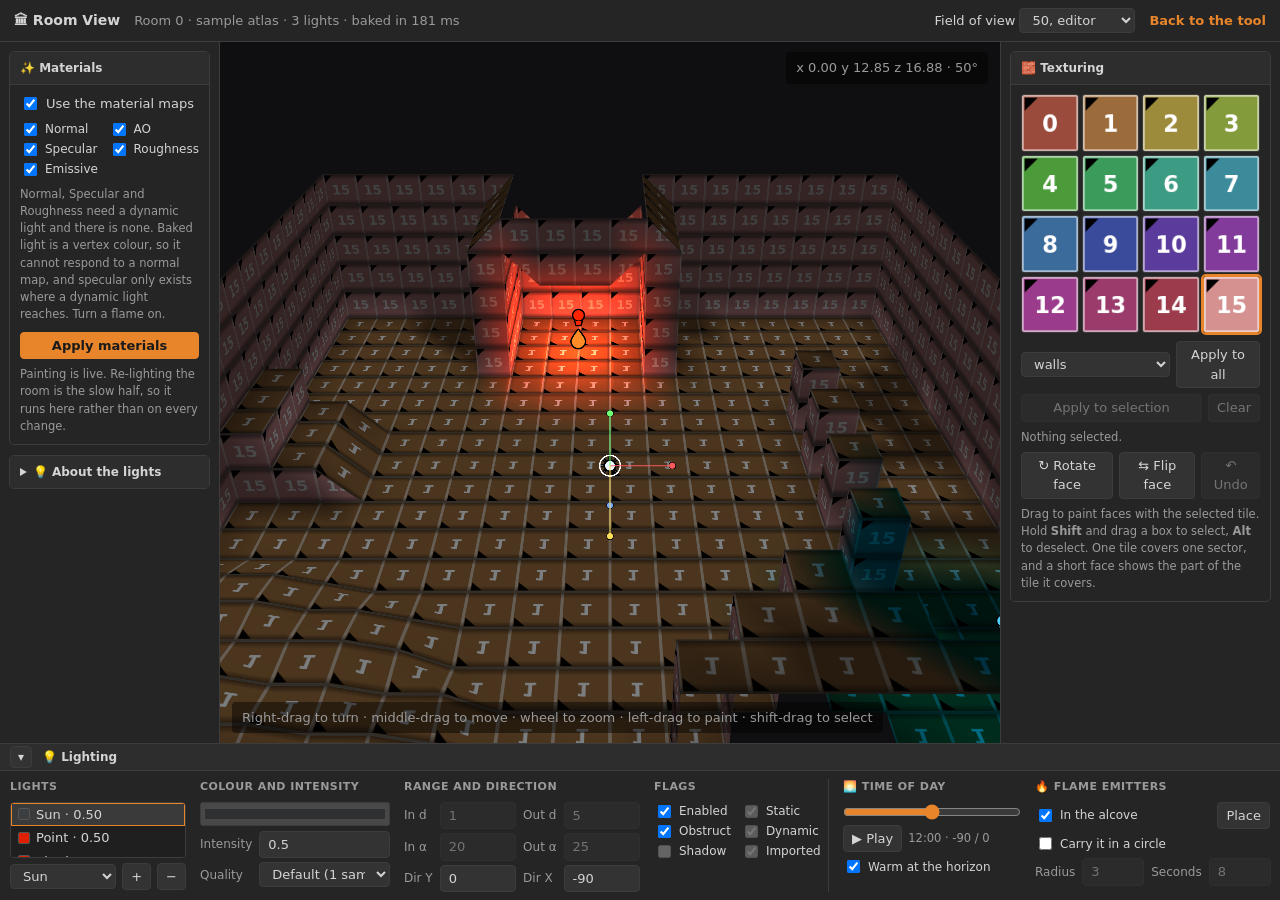
<file: RoomView.html>
<!DOCTYPE html>
<html lang="en">
<head>
<meta charset="UTF-8">
<meta name="viewport" content="width=device-width, initial-scale=1.0">
<title>TRLE Atlas Tool, Room View</title>
 <script src="js/motion.js"></script>
<link rel="icon" href="favicon.svg">
<style>
    :root { --bg-primary:#1e1e1e; --bg-panel:#252526; --border:#3c3c3c; --accent:#e8852a;
            --text:#d4d4d4; --text-dim:#9a9a9a; --rail-l:220px; --rail-r:280px; }
    * { box-sizing: border-box; }
    html, body { height: 100%; margin: 0; }
    body { background: var(--bg-primary); color: var(--text);
           font: 13px/1.5 system-ui, -apple-system, "Segoe UI", sans-serif;
           display: flex; flex-direction: column; overflow: hidden; }
    header { display: flex; align-items: center; gap: 14px; padding: 8px 14px;
             background: var(--bg-panel); border-bottom: 1px solid var(--border); flex: none; }
    header h1 { font-size: 14px; margin: 0; font-weight: 600; }
    header a { color: var(--accent); text-decoration: none; font-weight: 600; }
    header a:hover { text-decoration: underline; }
    .spacer { flex: 1; }

    /* Tomb Editor's arrangement: build on the left, textures on the right, the
       Lighting panel as a strip along the bottom with the flame emitters beside
       it. 2.8 shipped this as one tall side rail and that was wrong twice over.
       It moved the one panel the audience already knows, and it did not fit:
       the rail's content measured 1460px inside a 1037px rail at 1920x1080, so
       Materials sat below the fold at the resolution we design for.

       Grid areas rather than nested flex rows, because the whole point is that
       the arrangement changes at a breakpoint, and areas can move a panel
       between rows while flex cannot. */
    .body { flex: 1; min-height: 0; display: grid;
            grid-template-columns: var(--rail-l) minmax(0, 1fr) var(--rail-r);
            grid-template-rows: minmax(0, 1fr) auto;
            grid-template-areas: "left stage right" "dock dock dock"; }
    .rail { background: var(--bg-panel); overflow-y: auto; padding: 9px; min-width: 0; }
    .rail-left  { grid-area: left;  border-right: 1px solid var(--border); }
    .rail-right { grid-area: right; border-left:  1px solid var(--border); }
    .stage { grid-area: stage; position: relative; min-width: 0; min-height: 0; }
    canvas { display: block; width: 100%; height: 100%; }
    .hint { position: absolute; left: 12px; bottom: 10px; color: var(--text-dim);
            background: rgba(0,0,0,.45); padding: 6px 10px; border-radius: 4px; pointer-events: none; }
    .band { position: absolute; border: 1px solid var(--accent); pointer-events: none;
            background: rgba(232,133,42,.14); display: none; }
    .band.on { display: block; }
    .readout { position: absolute; right: 12px; top: 10px; color: var(--text-dim);
               background: rgba(0,0,0,.45); padding: 6px 10px; border-radius: 4px;
               font-variant-numeric: tabular-nums; pointer-events: none; }

    /* The dock. Collapsing it is the only way to get the height back, and a room
       view wants height more than it wants any of these controls. */
    .dock { grid-area: dock; background: var(--bg-panel); border-top: 1px solid var(--border); }
    .dock-head { display: flex; align-items: center; gap: 10px; padding: 2px 10px;
                 background: #2d2d2e; border-bottom: 1px solid var(--border);
                 font-size: 12px; font-weight: 600; }
    .dock-head .cap { color: var(--text-dim); font-weight: 400; }
    /* Wraps rather than scrolls. A hidden horizontal scroll in a control strip
       is the failure mode where a control exists, is reachable, and is never
       found, so below the width it needs the dock gets taller instead. */
    .dock-body { display: flex; flex-wrap: wrap; gap: 8px 14px; padding: 8px 10px;
                 align-items: flex-start; }
    .dock.closed .dock-body { display: none; }
    .dockcol { display: flex; flex-direction: column; gap: 5px; flex: none; }
    .dc-lights { width: 196px; } .dc-colour { width: 210px; } .dc-range { width: 252px; }
    .dc-flags  { width: 168px; } .dc-day { width: 196px; } .dc-flame  { width: 200px; }
    .dc-flame  { flex: 1; }
    #rv-daytime { width: 100%; margin: 2px 0 0; accent-color: var(--accent); }
    .dockcol > h3 { margin: 0 0 1px; font-size: 11px; font-weight: 600; color: var(--text-dim);
                    text-transform: uppercase; letter-spacing: .04em; }
    .sep { align-self: stretch; width: 1px; background: var(--border); flex: none; }

    section { border: 1px solid var(--border); border-radius: 5px; margin-bottom: 10px; }
    section > h2 { font-size: 12px; margin: 0; padding: 7px 10px; background: #2d2d2e;
                   border-bottom: 1px solid var(--border); border-radius: 4px 4px 0 0; font-weight: 600; }
    .pad { padding: 9px 10px; }
    /* Reference prose, not a control. Folded away by default because the left
       rail is 190px wide at 1366 and four paragraphs in a 190px column is
       648px of height against 568 available. The per-control explanation lives
       on the controls themselves, as a title. */
    details.acc { border: 1px solid var(--border); border-radius: 5px; margin-bottom: 10px; }
    details.acc > summary { font-size: 12px; padding: 7px 10px; background: #2d2d2e;
                            border-radius: 4px; font-weight: 600; cursor: pointer; }
    details.acc[open] > summary { border-bottom: 1px solid var(--border);
                                  border-radius: 4px 4px 0 0; }
    button, select, input[type=number], input[type=text] {
        background: #333; color: var(--text); border: 1px solid var(--border);
        border-radius: 4px; padding: 3px 8px; font: inherit; }
    button { cursor: pointer; }
    button:hover:not(:disabled) { border-color: var(--accent); }
    button:disabled, select:disabled, input:disabled { opacity: .45; cursor: not-allowed; }
    button.primary { background: var(--accent); color: #1a1a1a; border-color: var(--accent); font-weight: 600; }
    .row { display: flex; gap: 6px; align-items: center; }
    .grid2 { display: grid; grid-template-columns: auto 1fr auto 1fr; gap: 4px 7px; align-items: center; }
    .grid2 label { color: var(--text-dim); font-size: 12px; white-space: nowrap; }
    .grid2 input[type=number] { width: 100%; min-width: 62px; }
    .checks { display: grid; grid-template-columns: 1fr 1fr; gap: 1px 10px; }
    .checks label { font-size: 12px; display: flex; gap: 5px; align-items: center; }
    .note { color: var(--text-dim); font-size: 11.5px; margin: 0; }
    .rail .note { margin-top: 7px; }
    #rv-lights { list-style: none; margin: 0; padding: 0; height: 56px; overflow-y: auto;
                 border: 1px solid var(--border); border-radius: 4px; background: #1f1f20; }
    #rv-lights li { padding: 2px 7px; cursor: pointer; display: flex; align-items: center; gap: 6px; }
    #rv-lights li.sel { background: #3a3a3b; outline: 1px solid var(--accent); outline-offset: -1px; }
    .swatch { width: 12px; height: 12px; border-radius: 2px; border: 1px solid #555; flex: none; }
    #rv-palette { display: grid; grid-template-columns: repeat(4, 1fr); gap: 3px; }
    #rv-palette button { padding: 0; aspect-ratio: 1; background-size: 400% 400%;
                         border: 1px solid var(--border); border-radius: 3px; }
    #rv-palette button.sel { outline: 2px solid var(--accent); border-color: var(--accent); }
    .bar { height: 5px; background: #1a1a1a; border-radius: 3px; overflow: hidden; margin-top: 8px; display: none; }
    .bar.on { display: block; }
    .bar > i { display: block; height: 100%; width: 0; background: var(--accent); transition: width .18s ease; }

    /* The dock has to stay on ONE row down to 1366, because wrapping it costs
       more height than the columns save: measured, it went 175px to 314px and
       took the stage from 862 to 411. So the columns narrow first and only wrap
       when there is genuinely no width left. */
    @media (max-width: 1500px) {
        .dc-lights { width: 176px; } .dc-colour { width: 190px; } .dc-range { width: 236px; }
        .dc-flags  { width: 160px; } .dc-day { width: 178px; } .dc-flame  { width: 182px; }
    }
    @media (max-width: 1200px) { :root { --rail-l: 190px; --rail-r: 236px; } }
    /* Below 900 there is not enough width for three columns plus a usable
       viewport, so everything stacks and the page scrolls. The stage keeps a
       floor so it never collapses to nothing. */
    @media (max-width: 900px) {
        body { overflow: auto; }
        .body { grid-template-columns: minmax(0, 1fr);
                grid-template-rows: auto auto auto auto;
                grid-template-areas: "stage" "left" "right" "dock"; }
        .rail { overflow: visible; }
        .rail-left, .rail-right { border: none; border-top: 1px solid var(--border); }
        .stage { min-height: 320px; height: 46vh; }
    }
</style>
</head>
<body>
<header>
    <h1>🏛 Room View</h1>
    <span id="rv-status" style="color:var(--text-dim)">Loading the room…</span>
    <span class="spacer"></span>
    <label>Field of view
        <select id="rv-fov">
            <option value="50" selected>50, editor</option>
            <option value="90">90, in game</option>
        </select>
    </label>
    <a href="index.html">Back to the tool</a>
</header>

<div class="body">

<div class="rail rail-left">
    <section>
        <h2>✨ Materials</h2>
        <div class="pad">
            <label style="display:flex;gap:6px;align-items:center;">
                <input type="checkbox" id="rv-usemaps" checked> Use the material maps
            </label>
            <div class="checks" id="rv-maps" style="margin-top:6px;">
                <label><input type="checkbox" id="rv-map-normal" checked> Normal</label>
                <label><input type="checkbox" id="rv-map-ao" checked> AO</label>
                <label><input type="checkbox" id="rv-map-specular" checked> Specular</label>
                <label><input type="checkbox" id="rv-map-roughness" checked> Roughness</label>
                <label><input type="checkbox" id="rv-map-emissive" checked> Emissive</label>
            </div>
            <p class="note" id="rv-mapadvice"></p>
            <button id="rv-apply" class="primary" style="margin-top:8px;width:100%;">Apply materials</button>
            <div class="bar" id="rv-bar"><i></i></div>
            <p class="note">Painting is live. Re-lighting the room is the slow half, so it runs
            here rather than on every change.</p>
        </div>
    </section>
    <details class="acc">
        <summary>💡 About the lights</summary>
        <div class="pad">
            <p class="note"><strong>Static</strong>, <strong>Dynamic</strong> and
            <strong>Imported</strong> choose which objects a bulb lights, so they do nothing to
            room geometry. They are here to match Tomb Editor. <strong>Shadow</strong> is a point
            light with a negative intensity, so set Intensity below zero.</p>
            <p class="note">Drag a coloured handle to move the selected light. A
            <strong>Sun</strong> lights by direction, so moving one only changes where its
            shadows fall: aim it with the yellow handle instead.</p>
            <p class="note">A <strong>Spot</strong> uses In &#945; and Out &#945; for its cone,
            and shades the surface by the way it points rather than by the direction back to the
            bulb. That is measured against Tomb Editor, not assumed.</p>
            <p class="note"><strong>Time of day</strong> swings the first <strong>Sun</strong>
            along an arc and re-lights as it goes. The angle is measured; <strong>Warm at the
            horizon</strong> is ours, not Tomb Editor's, so untick it to see the sun you actually
            built at the angle the slider picked.</p>
            <p class="note">A flame is the only light that reaches room geometry after the bake,
            so it is the only one that moves without re-lighting. Carrying one around the room is
            the quickest way to see what the material maps are doing.</p>
            <p class="note">A flame lights through walls, and so does the game: TombEngine casts
            no shadows from a room's dynamic lights.</p>
        </div>
    </details>
</div>

<div class="stage">
    <canvas id="rv-canvas"></canvas>
    <div class="band" id="rv-band"></div>
    <div class="hint">Right-drag to turn · middle-drag to move · wheel to zoom · left-drag to paint · shift-drag to select</div>
    <div class="readout" id="rv-readout"></div>
</div>

<div class="rail rail-right">
    <section>
        <h2>🧱 Texturing</h2>
        <div class="pad">
            <div id="rv-palette"></div>
            <div class="row" style="margin-top:8px;">
                <select id="rv-role">
                    <option value="all">everything</option>
                    <option value="wall" selected>walls</option>
                    <option value="floors">floors and slopes</option>
                    <option value="ceilings">ceilings</option>
                </select>
                <button id="rv-paint">Apply to all</button>
            </div>
            <div class="row" style="margin-top:6px;">
                <button id="rv-applysel" disabled style="flex:1;">Apply to selection</button>
                <button id="rv-clearsel" disabled>Clear</button>
            </div>
            <p class="note" id="rv-selnote">Nothing selected.</p>
            <div class="row" style="margin-top:6px;">
                <button id="rv-rot">&#8635; Rotate face</button>
                <button id="rv-flip">&#8646; Flip face</button>
                <button id="rv-undo" disabled>&#8630; Undo</button>
            </div>
            <p class="note">Drag to paint faces with the selected tile. Hold <strong>Shift</strong>
            and drag a box to select, <strong>Alt</strong> to deselect. One tile covers one
            sector, and a short face shows the part of the tile it covers.</p>
        </div>
    </section>
</div>

<div class="dock" id="rv-dock">
    <div class="dock-head">
        <button id="rv-dock-toggle" aria-expanded="true" style="padding:1px 7px;">▾</button>
        <span>💡 Lighting</span>
        <span class="cap" id="rv-dock-cap"></span>
    </div>
    <div class="dock-body">

        <div class="dockcol dc-lights">
            <h3>Lights</h3>
            <ul id="rv-lights"></ul>
            <div class="row">
                <select id="rv-ltype" style="flex:1;min-width:0;">
                    <option value="point">Point</option>
                    <option value="spot">Spot</option>
                    <option value="sun">Sun</option>
                    <option value="shadow">Shadow</option>
                </select>
                <button id="rv-ladd">+</button>
                <button id="rv-ldel">&minus;</button>
            </div>
        </div>

        <div class="dockcol dc-colour">
            <h3>Colour and intensity</h3>
            <input type="color" id="rv-lcolour" style="width:100%;height:24px;padding:1px;">
            <div class="grid2" style="grid-template-columns:auto 1fr;">
                <label>Intensity</label><input type="number" id="rv-lint" step="0.01" min="-2" max="2" value="0.5">
                <label>Quality</label>
                <select id="rv-lquality" style="min-width:0;">
                    <option value="low" selected>Default (1 sample)</option>
                    <option value="medium">Medium (9)</option>
                    <option value="high">High (25)</option>
                </select>
            </div>
        </div>

        <div class="dockcol dc-range">
            <h3>Range and direction</h3>
            <div class="grid2">
                <label>In d</label><input type="number" id="rv-lin" step="0.1" min="0" value="1">
                <label>Out d</label><input type="number" id="rv-lout" step="0.1" min="0" value="5">
                <label>In &#945;</label><input type="number" id="rv-lina" step="1" min="0" max="180" value="20" disabled>
                <label>Out &#945;</label><input type="number" id="rv-louta" step="1" min="0" max="180" value="25" disabled>
                <label>Dir Y</label><input type="number" id="rv-ldiry" step="1" value="0">
                <label>Dir X</label><input type="number" id="rv-ldirx" step="1" min="-90" max="90" value="-90">
            </div>
        </div>

        <div class="dockcol dc-flags">
            <h3>Flags</h3>
            <div class="checks">
                <label><input type="checkbox" id="rv-lenabled" checked> Enabled</label>
                <label><input type="checkbox" id="rv-lstatic" title="Chooses whether this bulb lights STATIC objects. Room geometry is not an object, so it does nothing here." checked disabled> Static</label>
                <label><input type="checkbox" id="rv-lobstruct" checked> Obstruct</label>
                <label><input type="checkbox" id="rv-ldynamic" title="Chooses whether this bulb lights DYNAMIC objects. Room geometry is not an object, so it does nothing here." checked disabled> Dynamic</label>
                <label><input type="checkbox" id="rv-lshadow" title="A shadow bulb is a point light with a negative Intensity. Set Intensity below zero instead." disabled> Shadow</label>
                <label><input type="checkbox" id="rv-limported" title="Chooses whether this bulb lights IMPORTED geometry. Does nothing to the room itself." checked disabled> Imported</label>
            </div>
        </div>

        <div class="sep"></div>

        <div class="dockcol dc-day">
            <h3>&#127749; Time of day</h3>
            <input type="range" id="rv-daytime" min="0" max="240" step="1" value="120"
                   title="Swings the first Sun along an arc: on the horizon at both ends, overhead in the middle. The numbers beside the clock are the Dir X and Dir Y Tomb Editor would show.">
            <div class="row">
                <button id="rv-dayplay" style="flex:none;">&#9654; Play</button>
                <span class="note" id="rv-dayread" style="flex:1;min-width:0;"></span>
            </div>
            <label style="display:flex;gap:5px;align-items:center;font-size:12px;"
                   title="Warms the sun's colour toward the horizon. The ANGLE is measured off Tomb Editor's own exports; the COLOUR is our convenience and corresponds to nothing in the editor. Untick it and the sun keeps the colour you gave it, at exactly the same angle.">
                <input type="checkbox" id="rv-dayramp" checked> Warm at the horizon
            </label>
        </div>

        <div class="dockcol dc-flame">
            <h3>🔥 Flame emitters</h3>
            <div class="row">
                <label style="display:flex;gap:5px;align-items:center;font-size:12px;flex:1;">
                    <input type="checkbox" id="rv-flame" checked> In the alcove
                </label>
                <button id="rv-flameplace">Place</button>
            </div>
            <label style="display:flex;gap:5px;align-items:center;font-size:12px;">
                <input type="checkbox" id="rv-flametravel"> Carry it in a circle
            </label>
            <div class="grid2">
                <label>Radius</label><input type="number" id="rv-flameradius" step="0.25" min="0.25" max="8" value="3" disabled>
                <label>Seconds</label><input type="number" id="rv-flamesecs" step="0.5" min="1" max="60" value="8" disabled>
            </div>
        </div>

    </div>
</div>

</div>

<script src="js/store.js"></script>
<script src="js/roomlight.js"></script>
<script src="js/roomuv.js"></script>
<!-- TombEngine-derived, non-commercial: see ten/LICENSE. Loaded before the
     renderer, which interpolates its GLSL into the room shader. -->
<script src="ten/room-shading.js"></script>
<script src="js/roomview.js"></script>
<script src="js/roomview-page.js"></script>
</body>
</html>
</file>
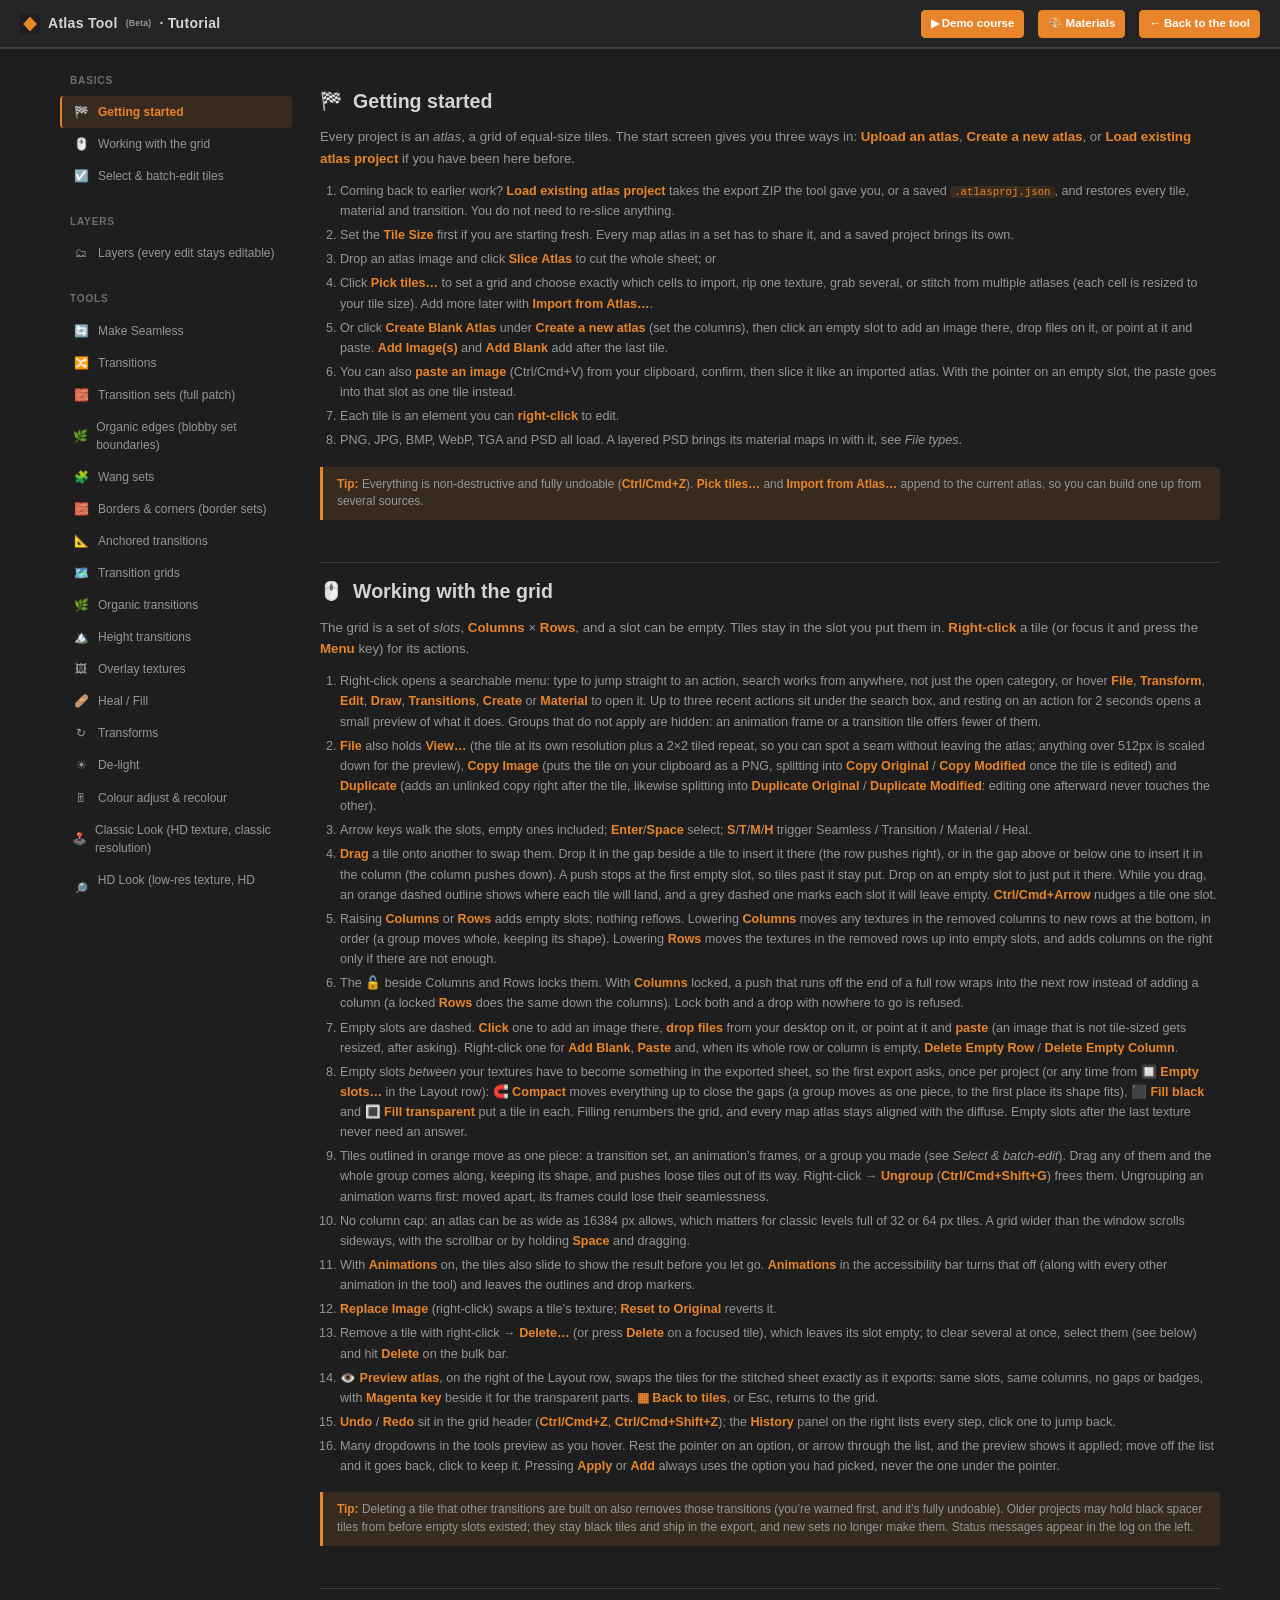
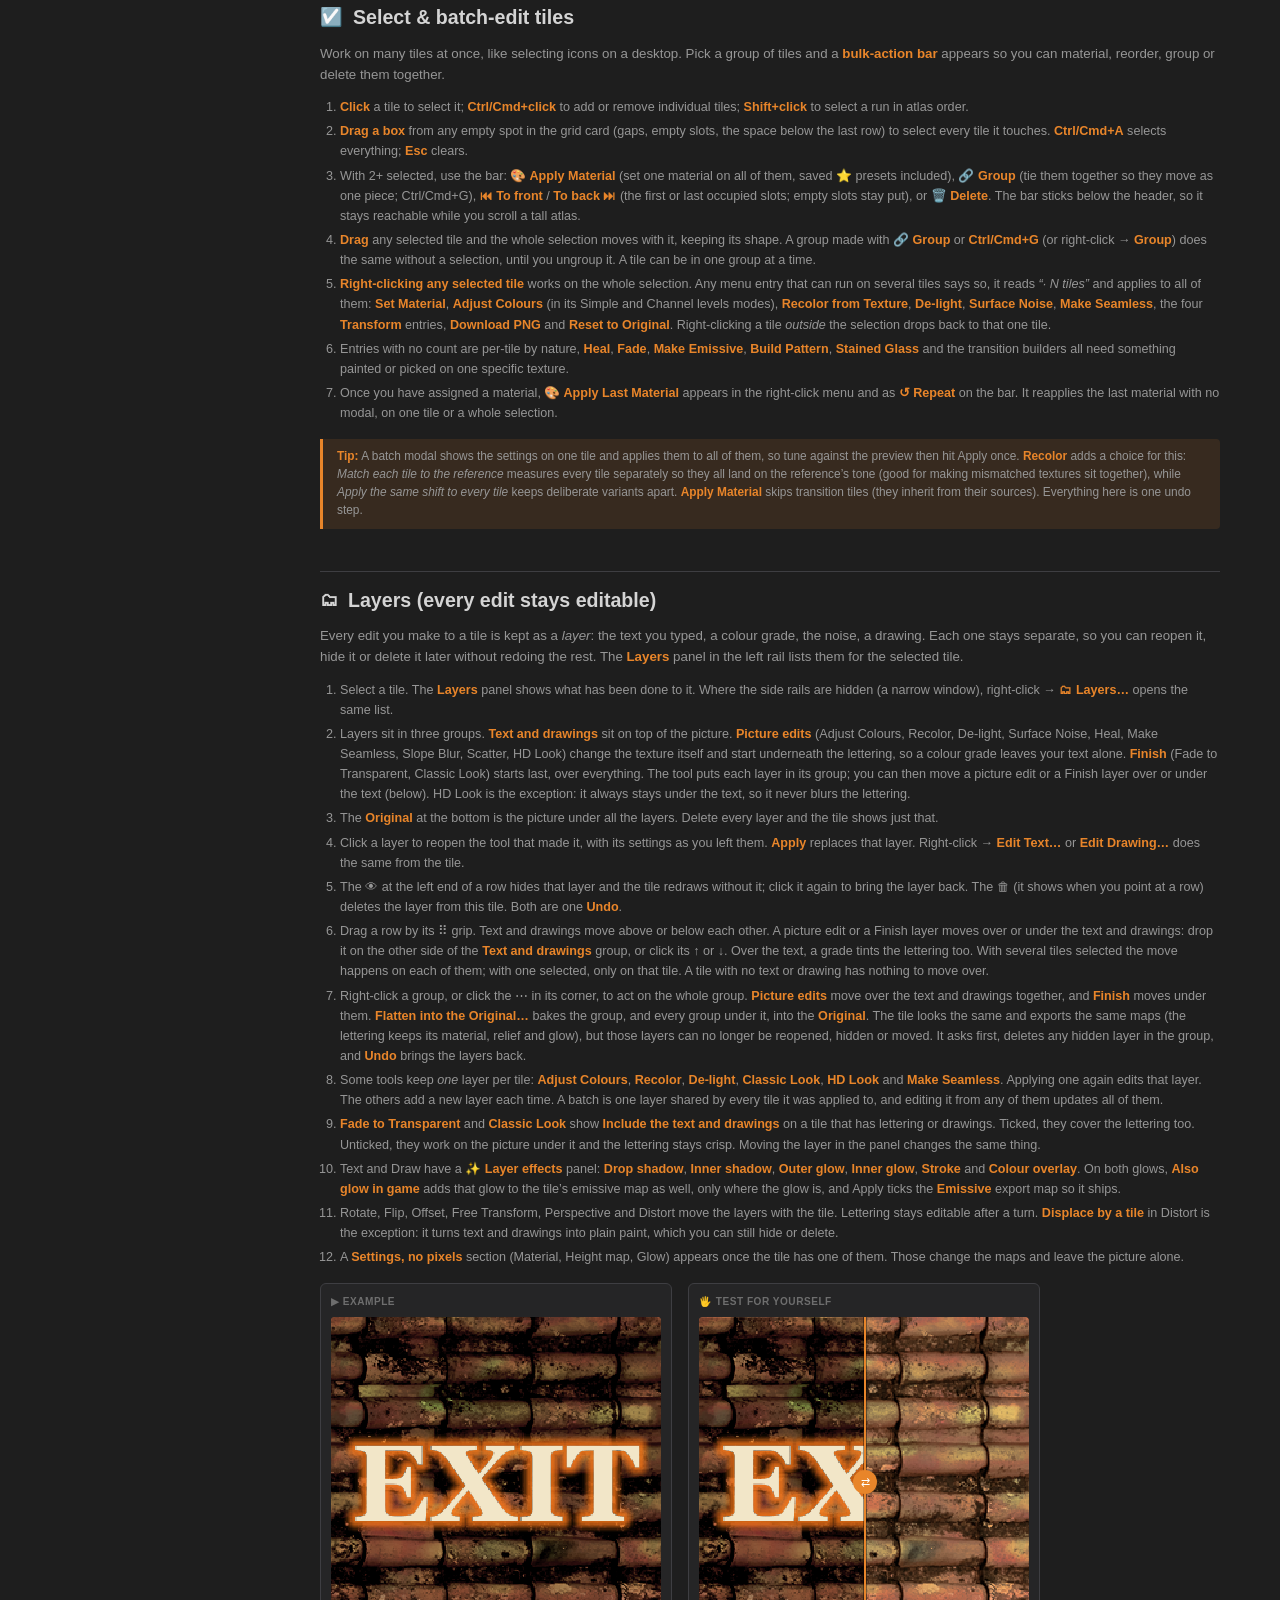
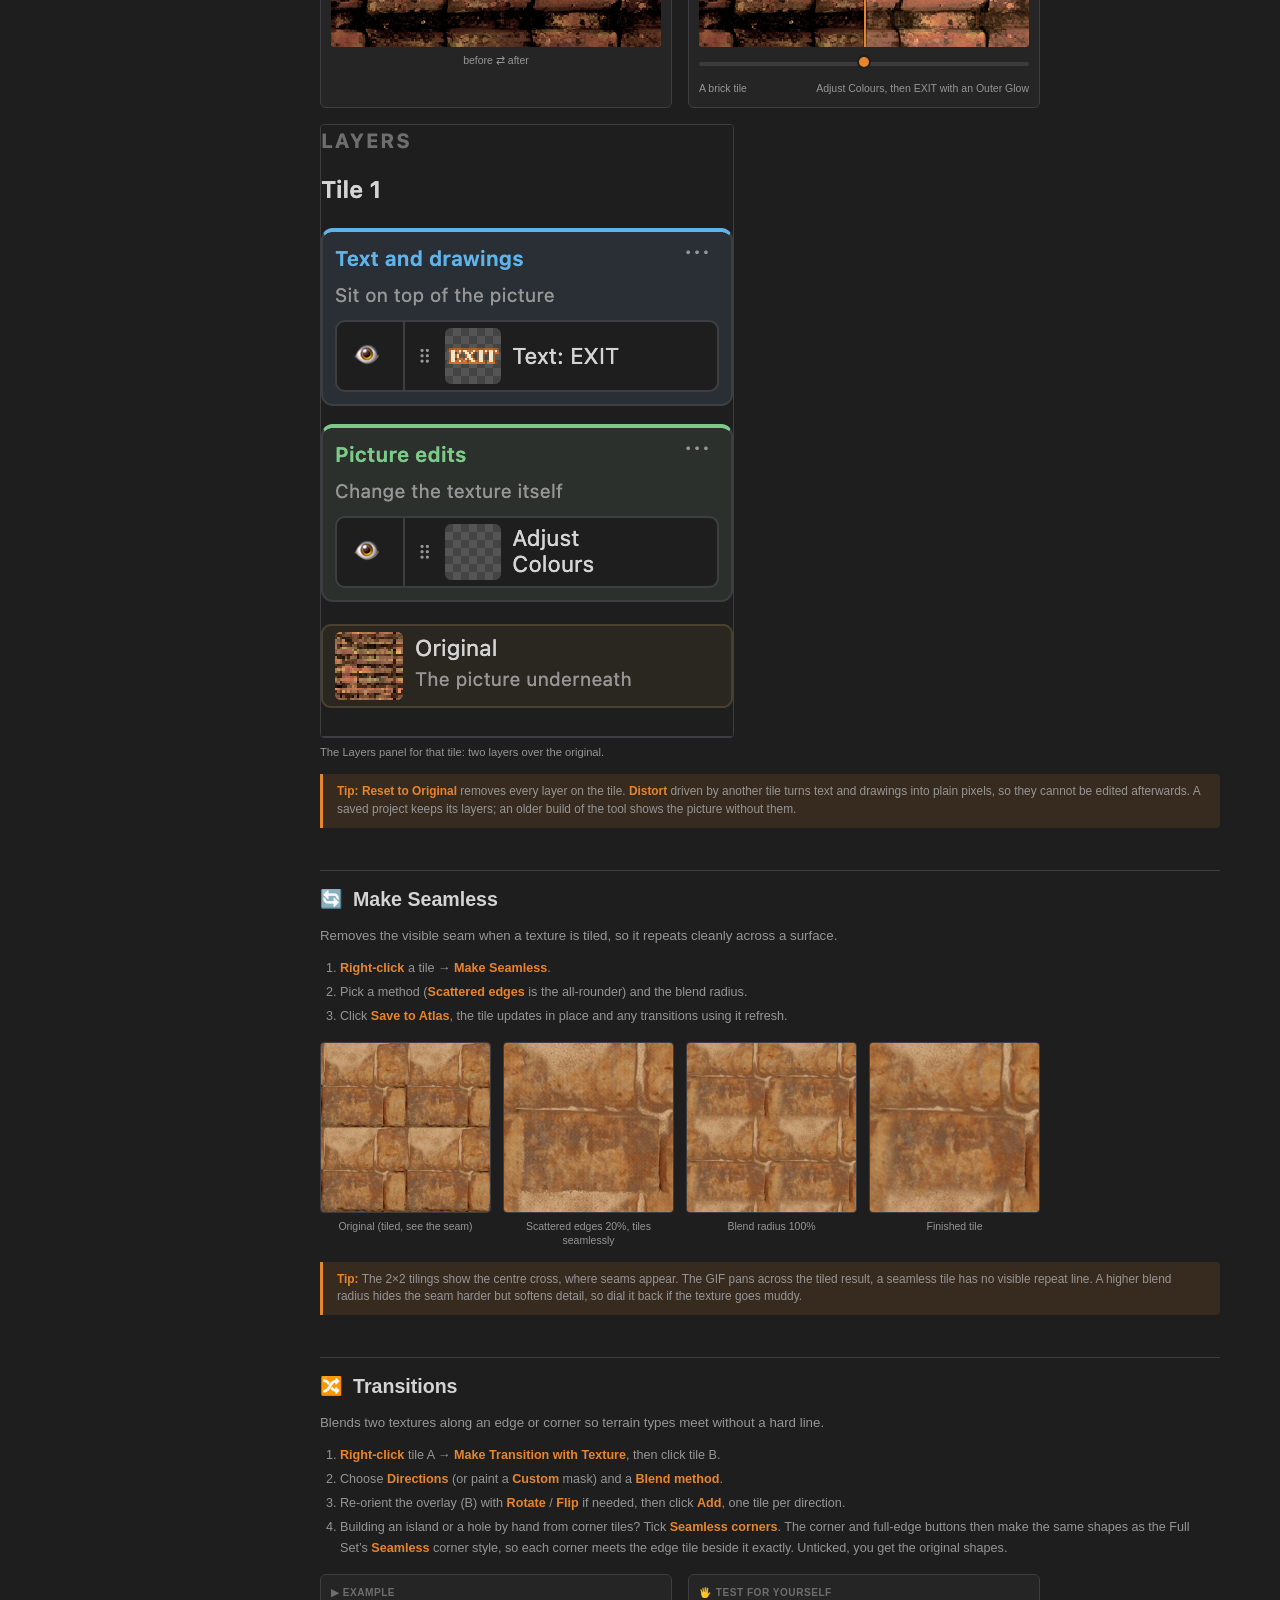
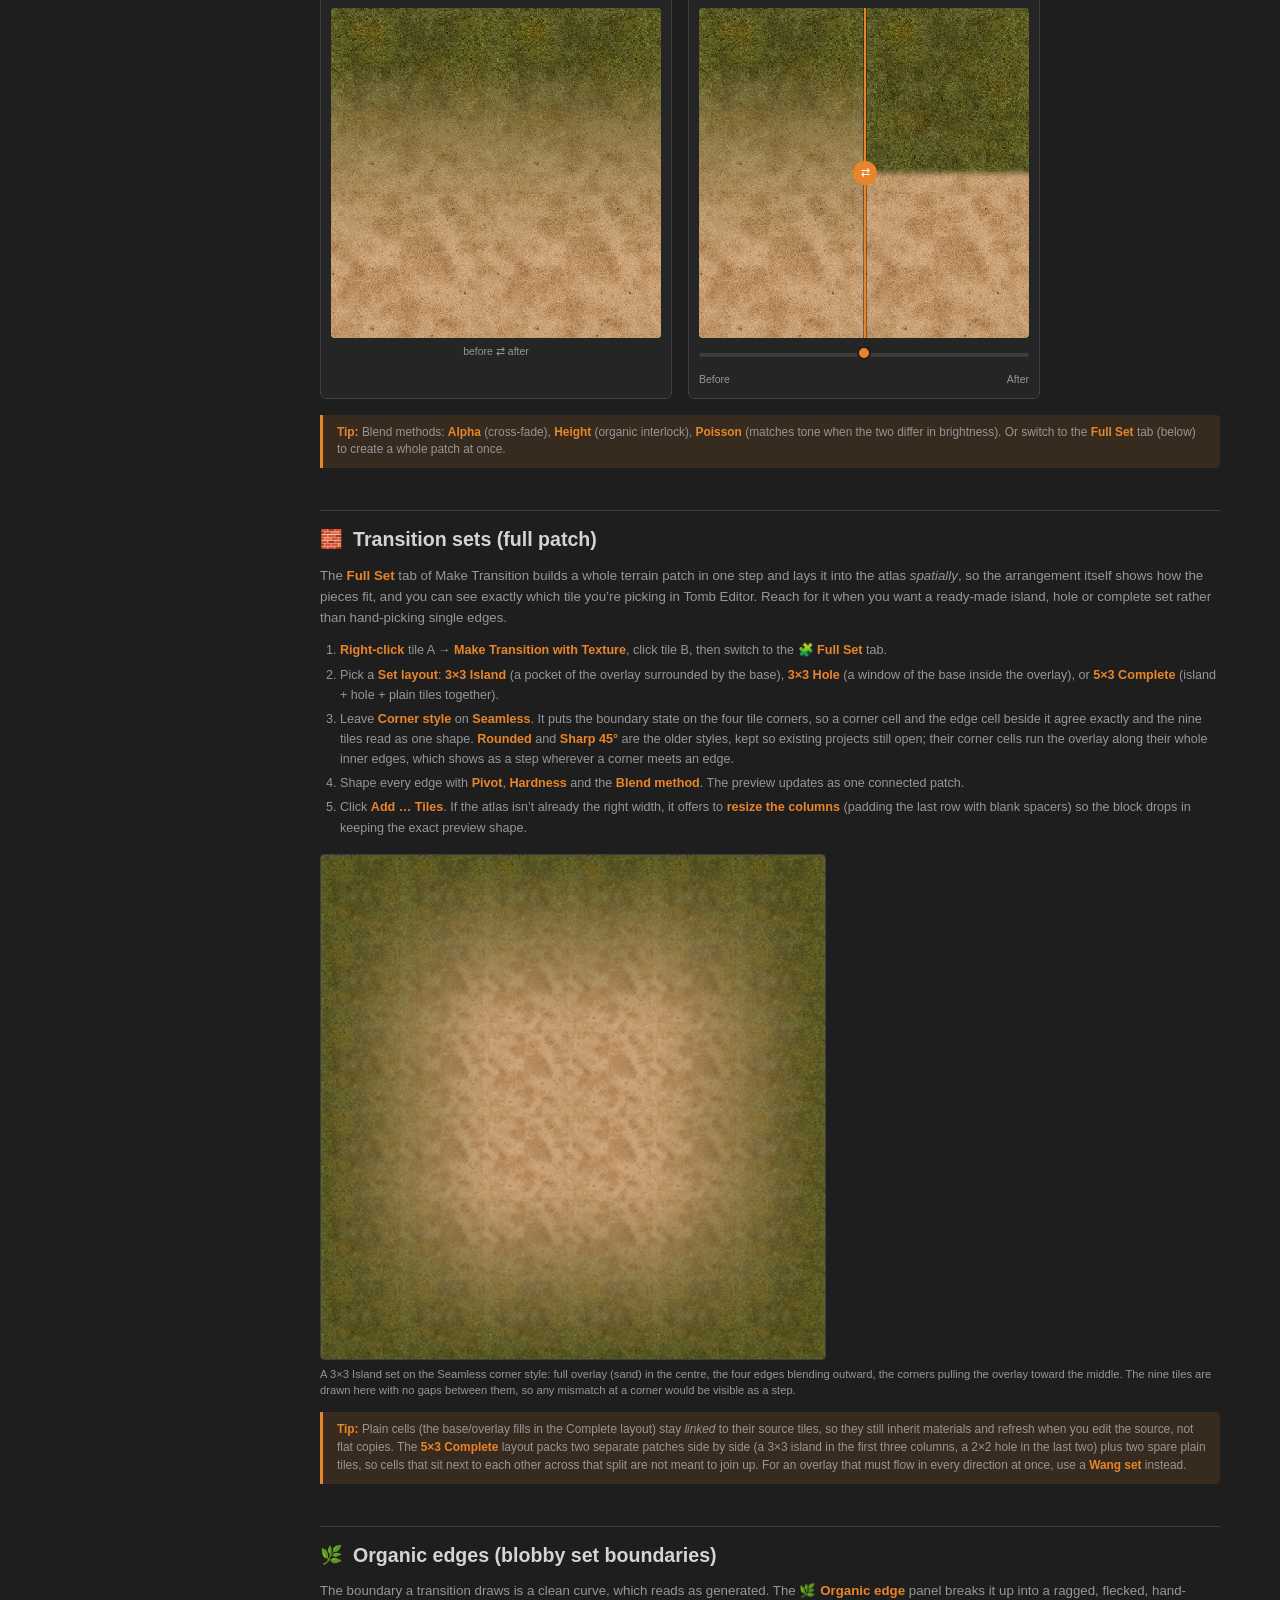
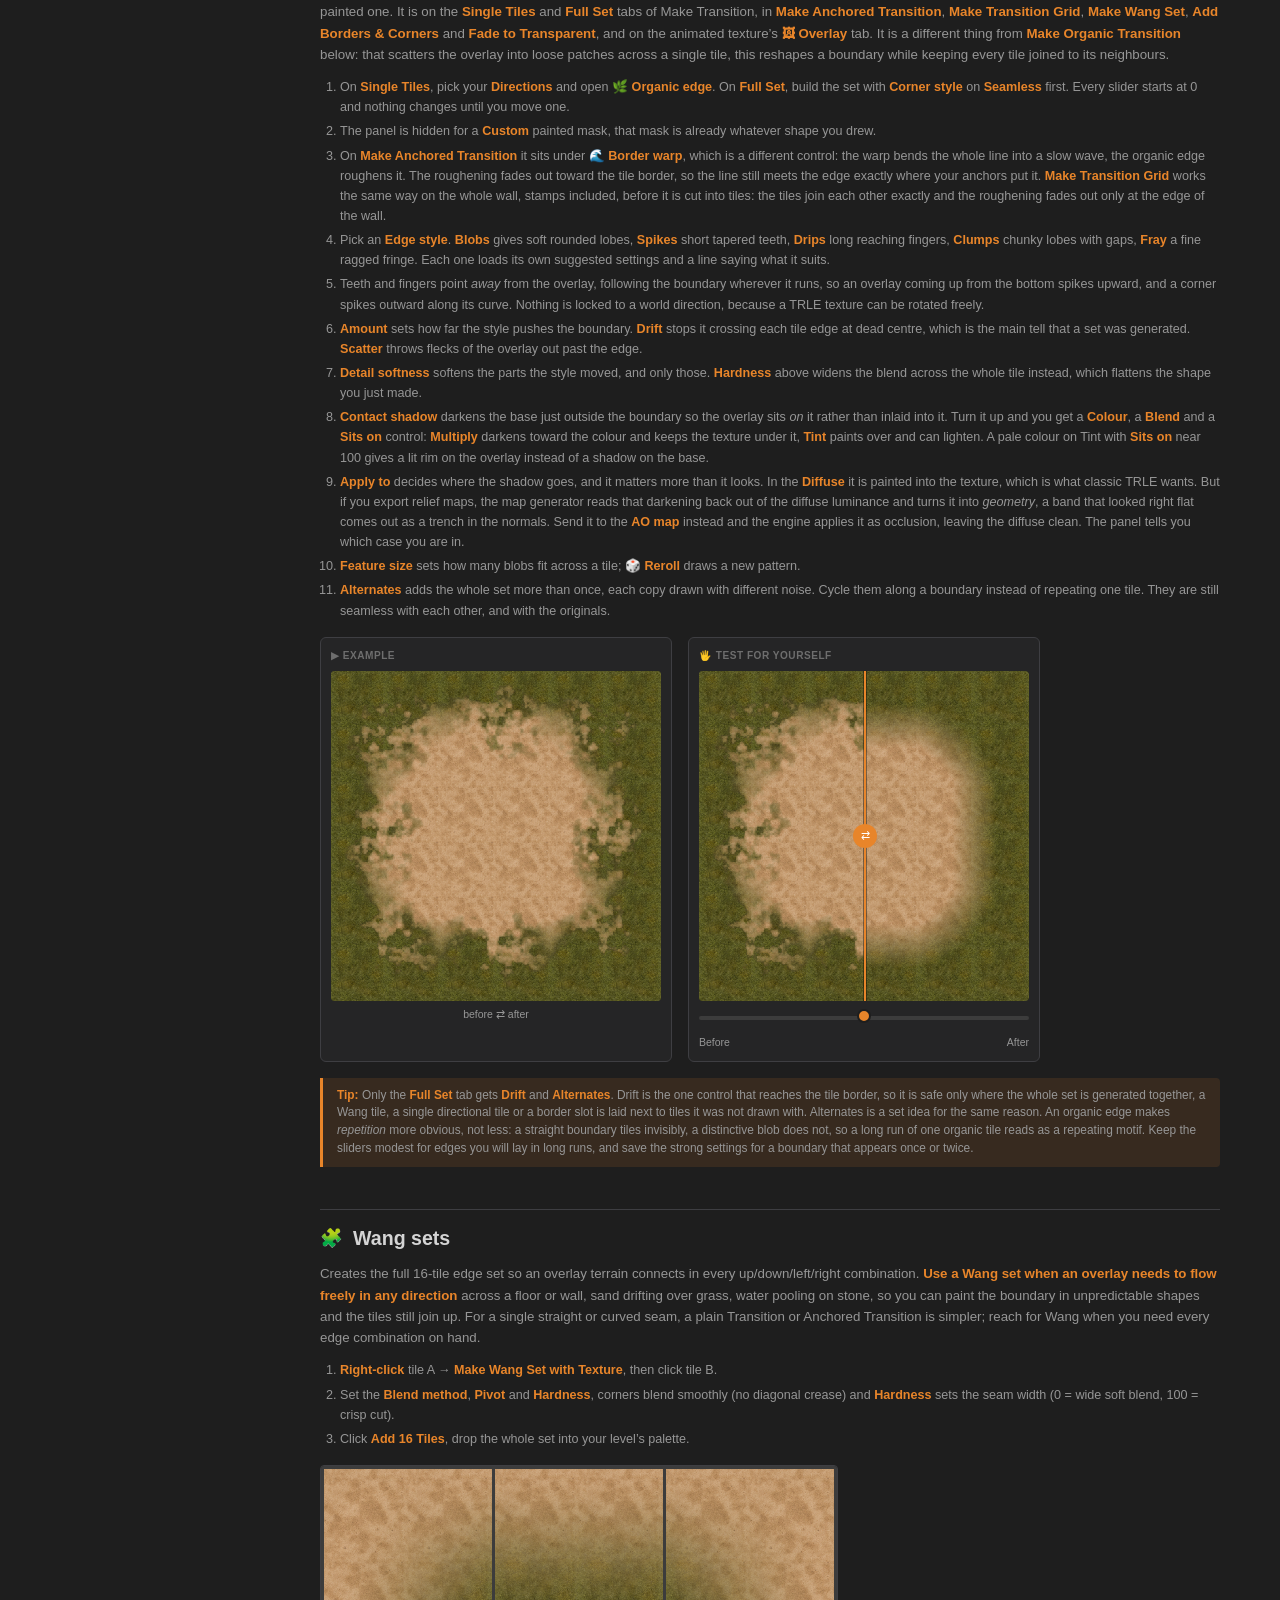
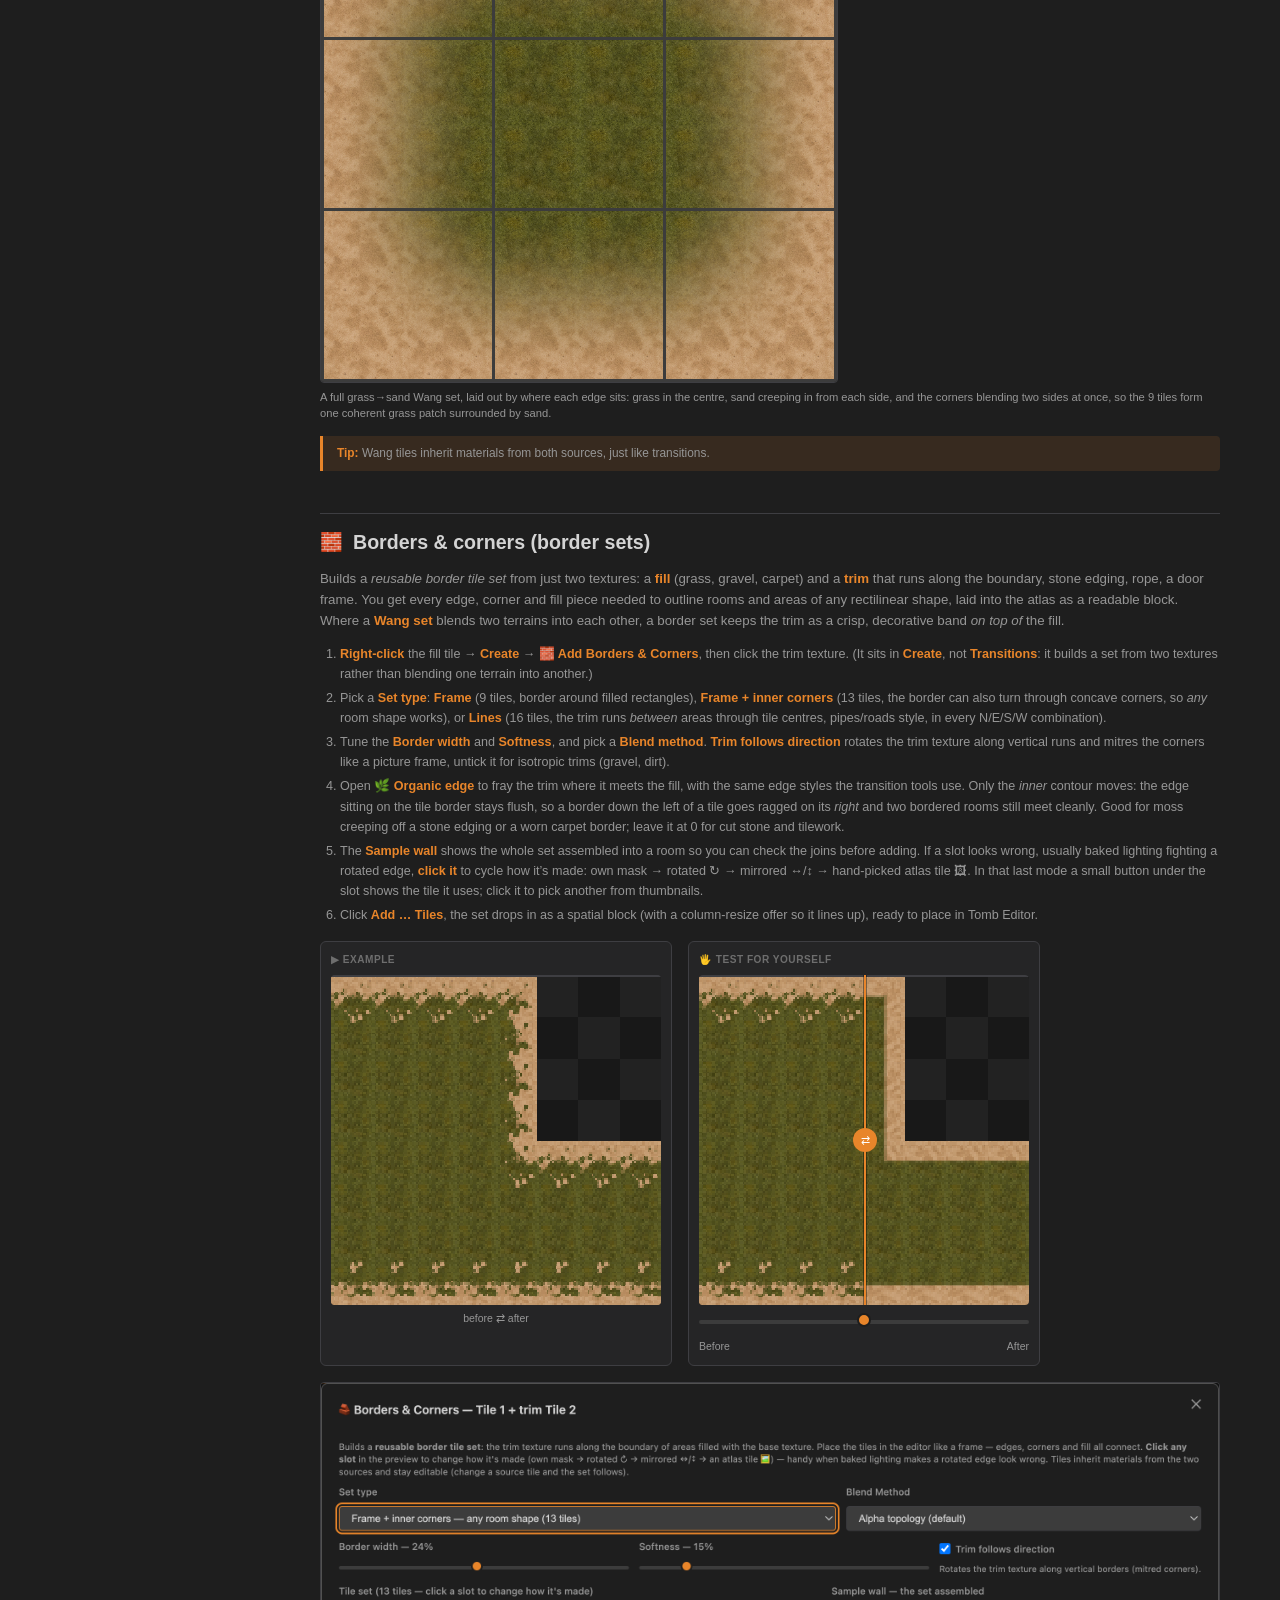
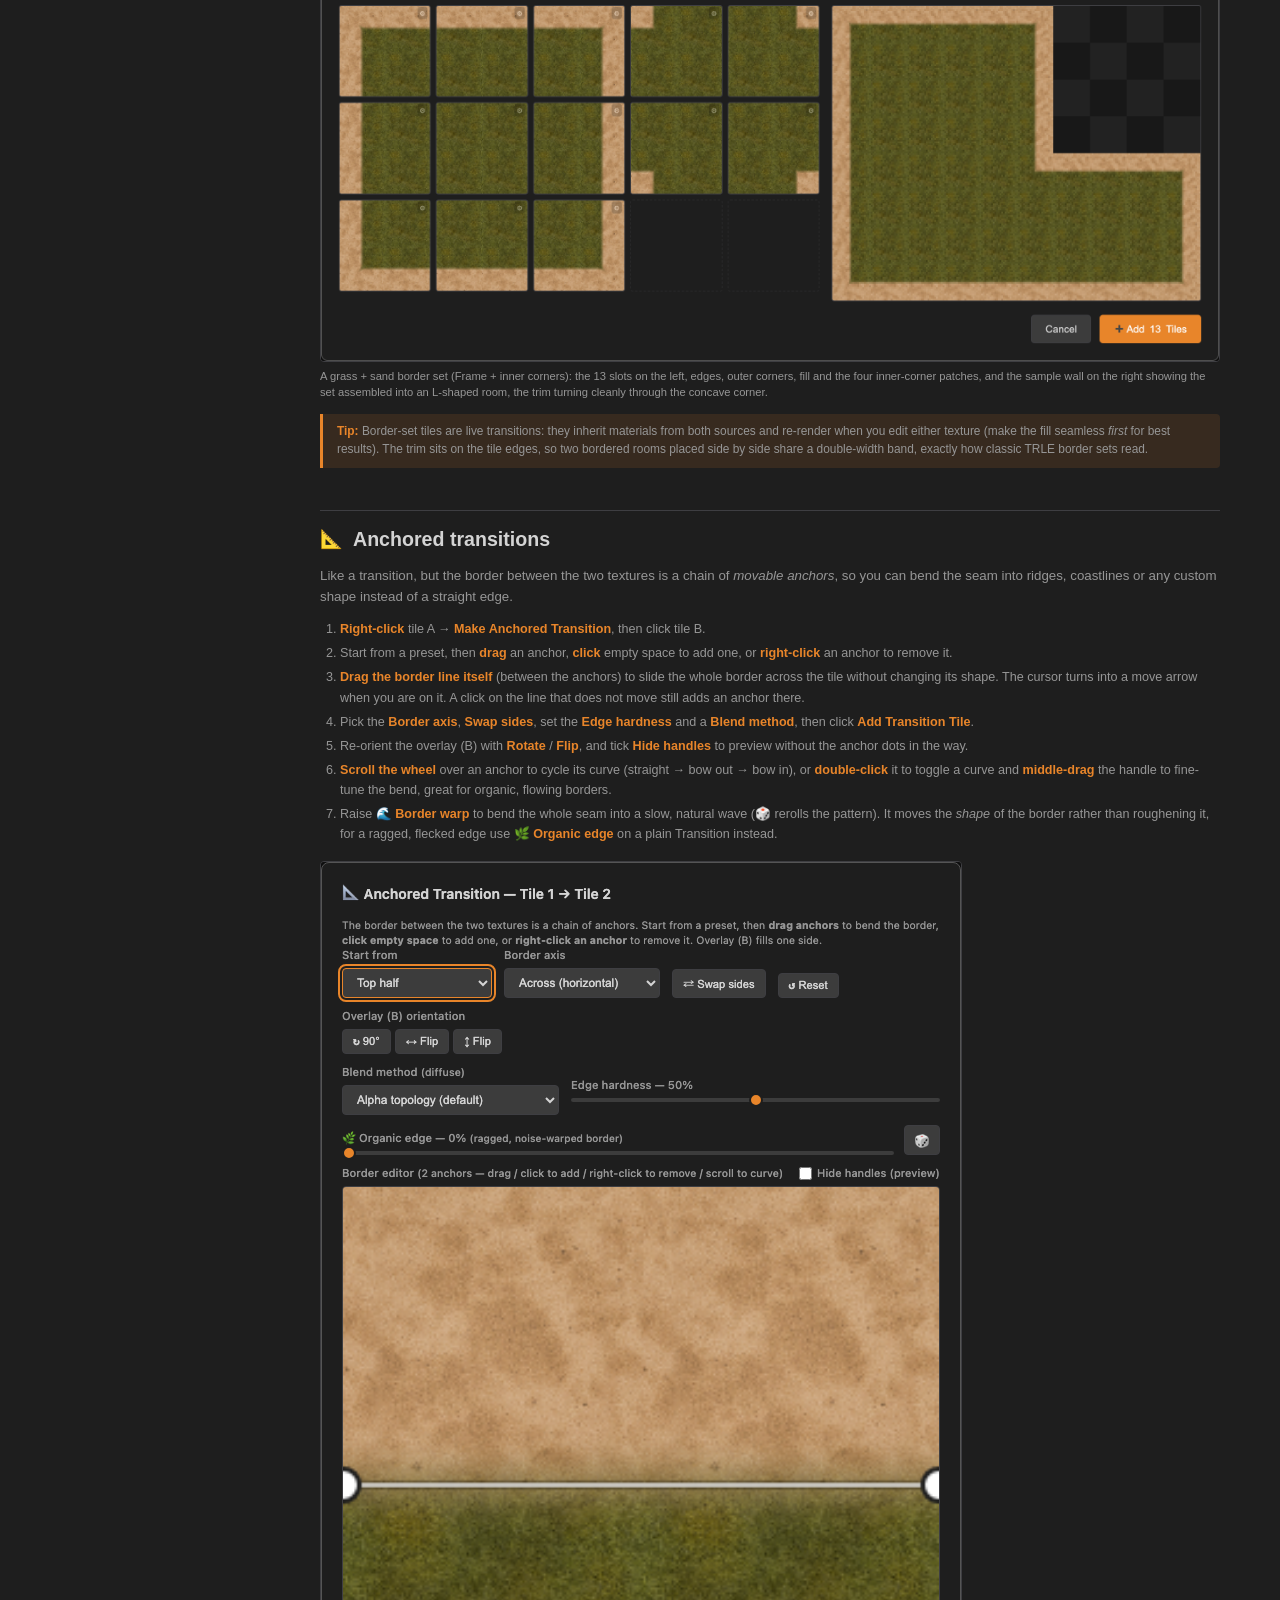
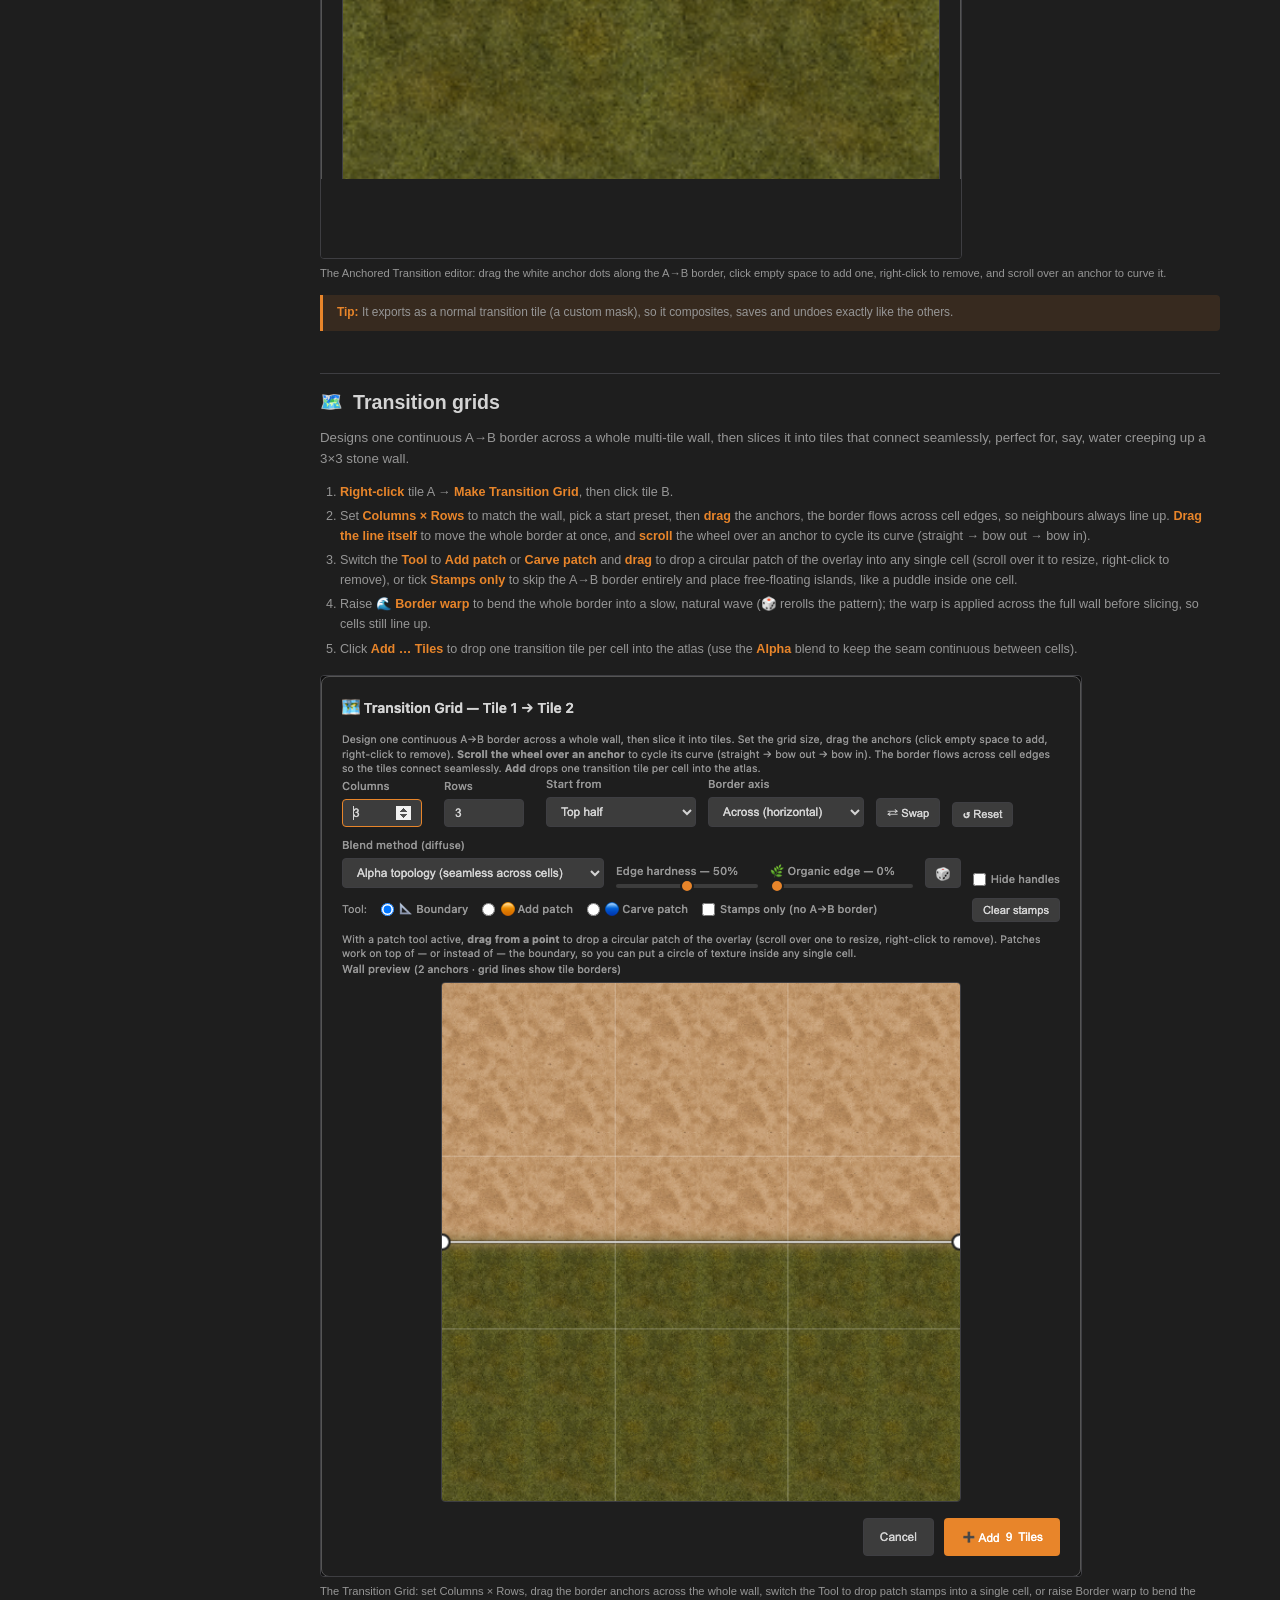
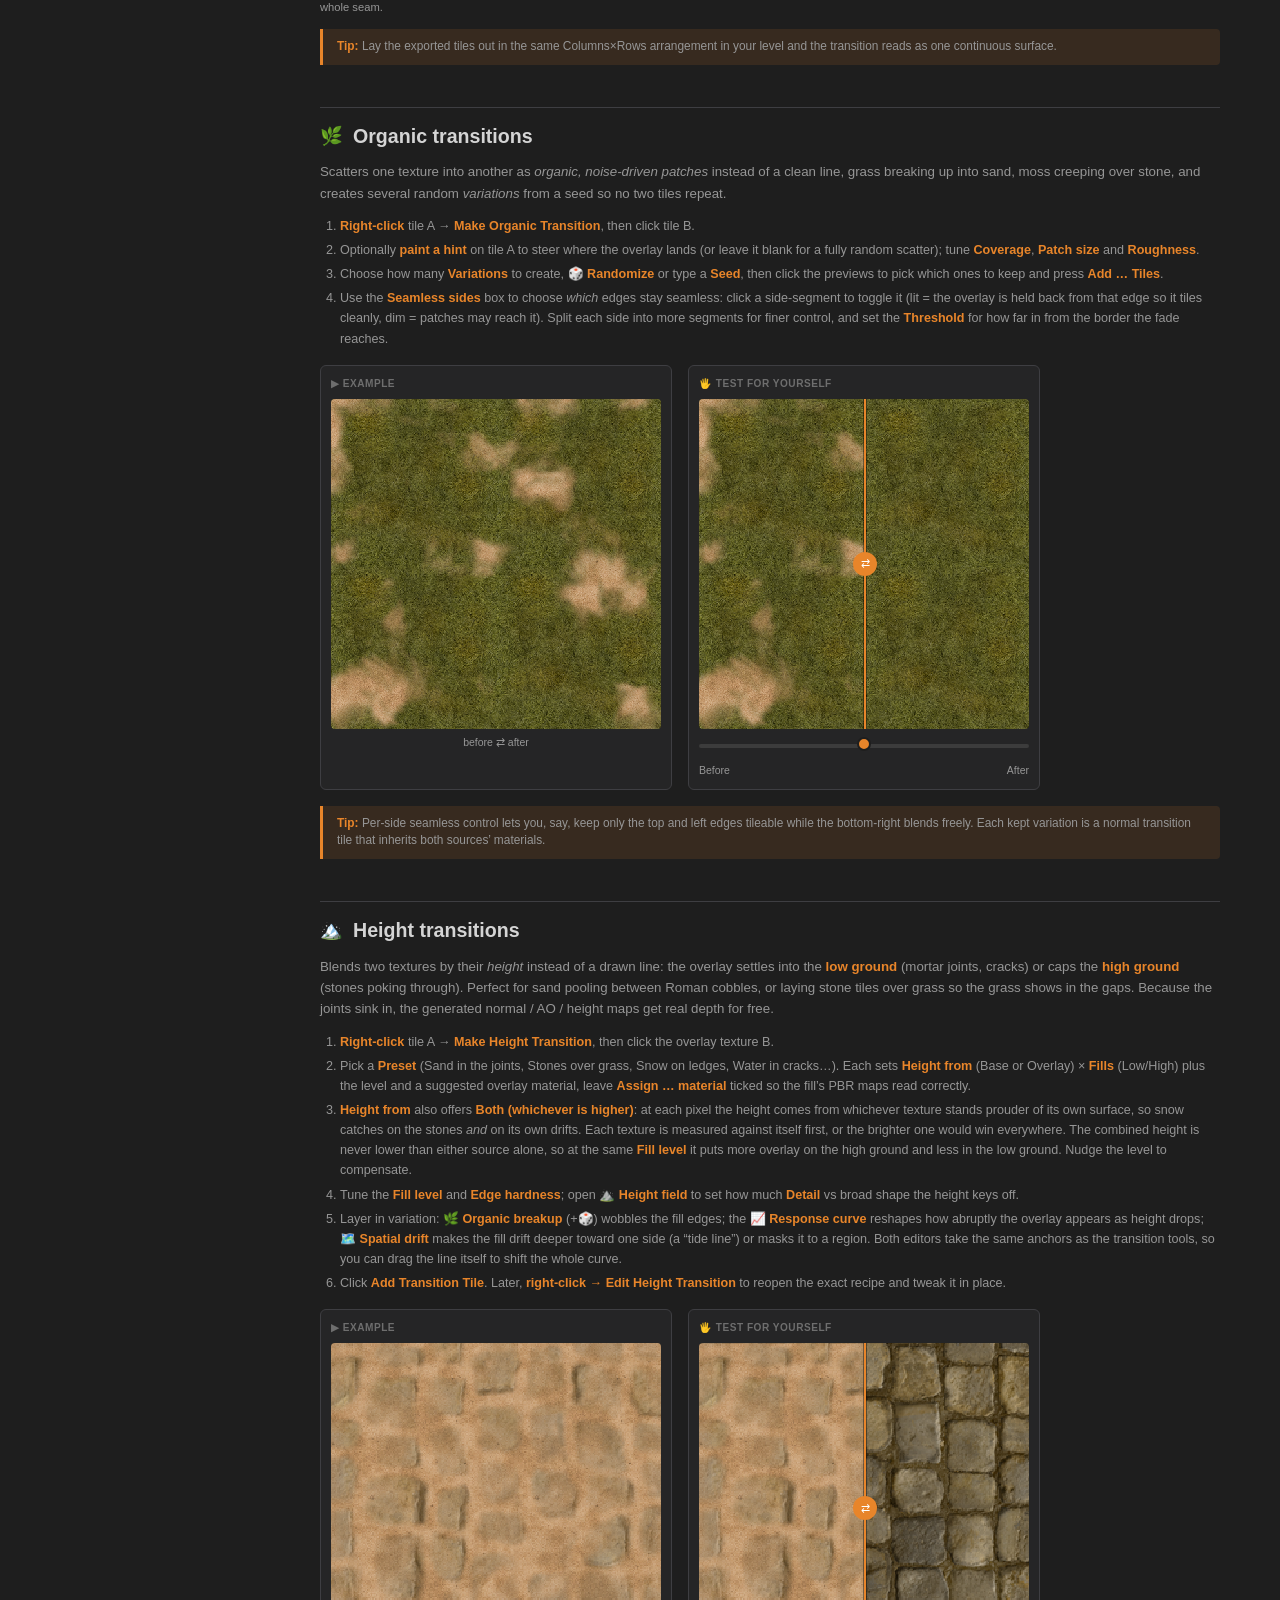
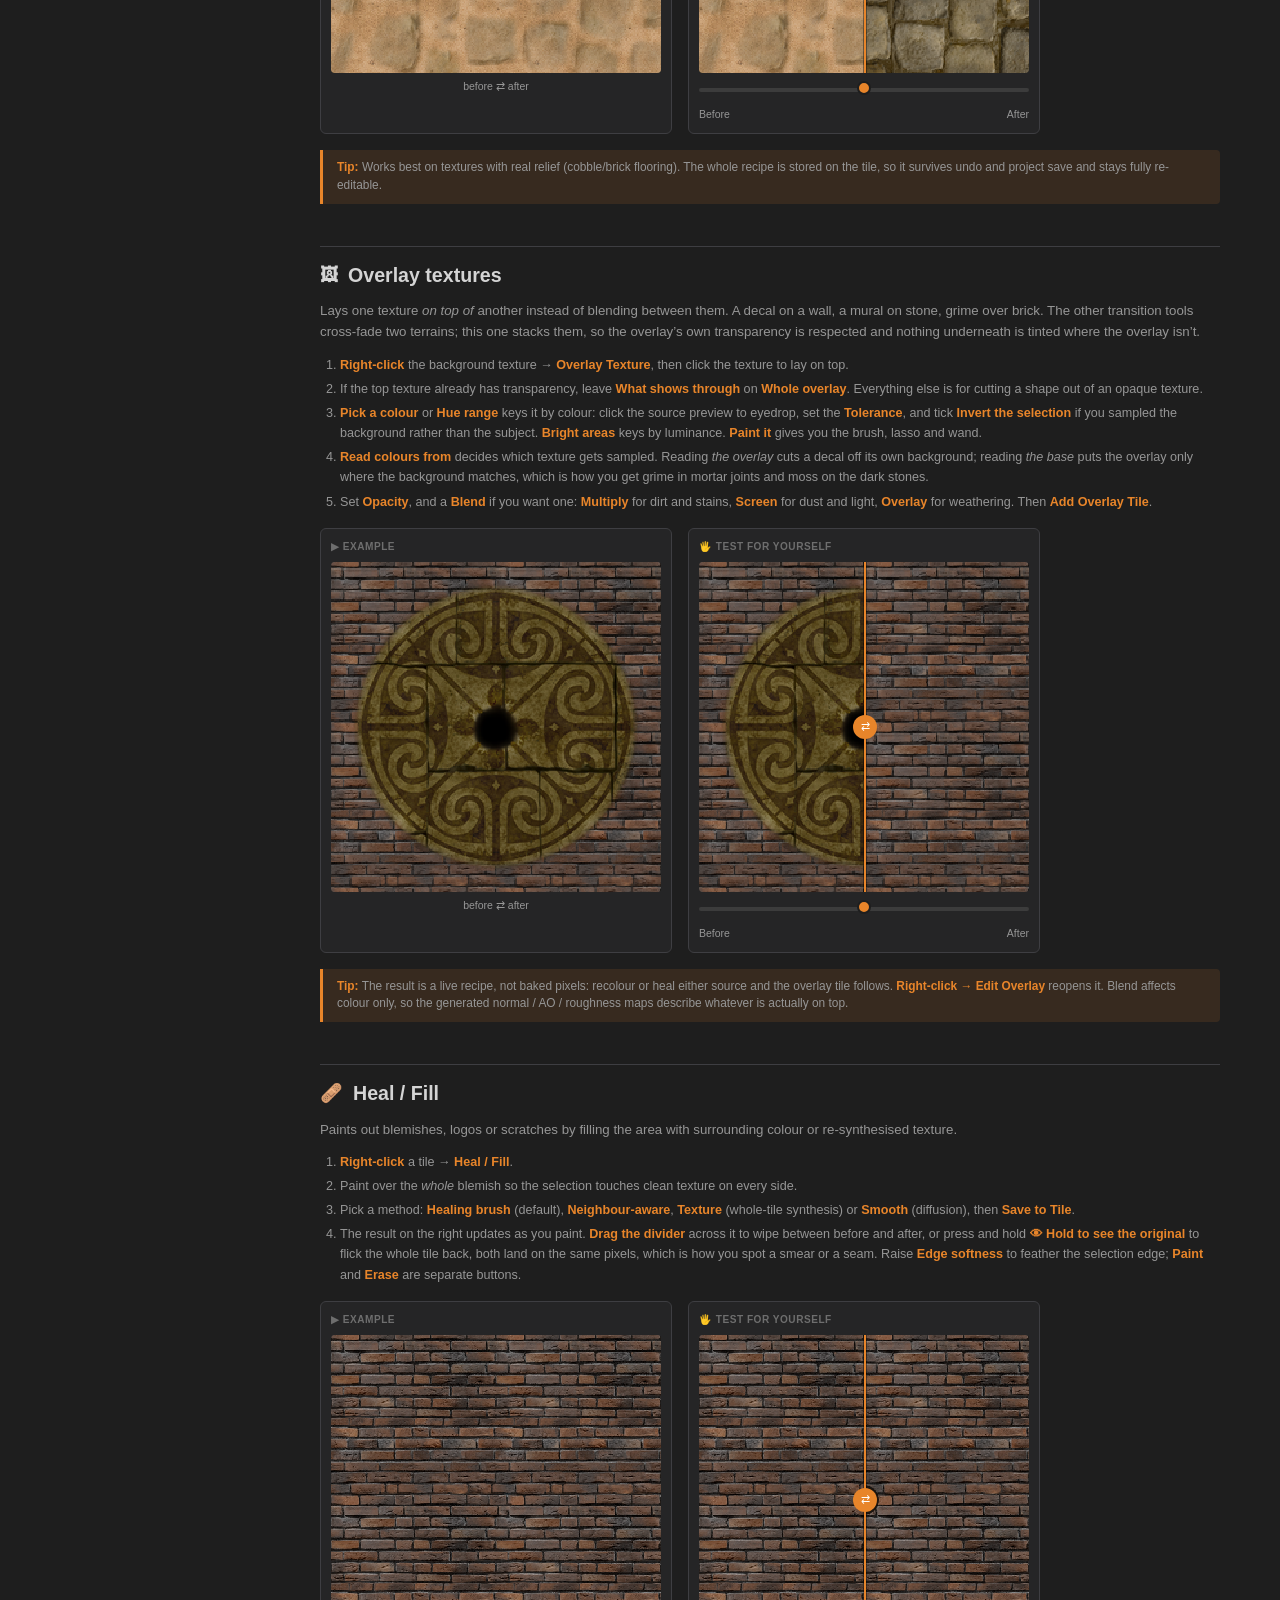
<file: tutorial.html>
<!DOCTYPE html>
<!-- TextureTool — Copyright (c) 2026 KainM-77. MIT Licensed. See LICENSE & THIRD-PARTY-NOTICES.md. -->
<html lang="en">
<head>
 <meta charset="UTF-8">
 <meta name="viewport" content="width=device-width, initial-scale=1.0">
 <title>TRLE Atlas Tool, Tutorial</title>
 <script src="js/motion.js"></script>
 <link rel="icon" type="image/svg+xml" href="favicon.svg">
 <link rel="stylesheet" href="style.css">
</head>
<body class="tut-body">

<header class="app-header">
 <div class="header-top">
 <a class="logo" href="index.html" style="text-decoration:none;color:inherit;" title="Back to the Atlas Tool">
 <svg class="logo-mark" viewBox="0 0 32 32" width="20" height="20" aria-hidden="true" focusable="false">
 <rect width="32" height="32" rx="4" fill="#1e1e1e"/>
 <path d="M16 4L27 16L16 28L5 16Z" fill="#e8852a"/>
 <path d="M16 8L23 16L16 24L9 16Z" fill="#f09030" opacity="0.4"/>
 </svg>
 Atlas Tool <span class="logo-beta">(Beta)</span> · Tutorial
 </a>
 <div class="app-controls">
 <a class="ctrl-btn tut-back-btn" href="demo.html" style="text-decoration:none;margin-right:6px;">▶ Demo course</a>
 <a class="ctrl-btn tut-back-btn" href="materials.html" style="text-decoration:none;margin-right:6px;">🎨 Materials</a>
 <a class="ctrl-btn tut-back-btn" href="index.html" style="text-decoration:none;">← Back to the tool</a>
 </div>
 </div>
</header>

<div class="tut-layout">
 <nav class="tut-toc" id="tut-toc" aria-label="Tutorial contents"></nav>
 <main class="tut-main" id="tut-main"></main>
</div>

<!-- Hidden GL canvas + engine for the interactive material-maps demo -->
<canvas id="tut-gl" style="display:none;"></canvas>
<script src="js/shaders.js"></script>
<script src="js/presets.js"></script>
<!-- TombEngine-derived preview shaders, non-commercial: see ten/LICENSE.
     Optional; the tool runs without it, minus the parallax and lit previews. -->
<script src="ten/preview-shaders.js"></script>
<script src="js/engine.js"></script>
<script src="js/preview3d.js"></script>
<script src="js/tutorial.js"></script>
</body>
</html>
</file>
<file: style.css>
/* ============================================
   TRLE Texture Tools — VS Code Dark + Orange
   ============================================ */

:root {
    --bg-primary: #1e1e1e;
    --bg-secondary: #252526;
    --bg-tertiary: #2d2d30;
    --bg-input: #3c3c3c;
    --bg-hover: #404040;
    --bg-card: #2d2d30;
    --border: #3e3e42;
    --border-light: #555;
    --text-primary: #d4d4d4;
    --text-secondary: #969696;
    --text-muted: #6e6e6e;
    --accent: #e8852a;
    --accent-hover: #f09030;
    --accent-dim: #c06a1a;
    --accent-bg: rgba(232, 133, 42, 0.12);
    --accent-border: rgba(232, 133, 42, 0.3);
    --danger: #f44747;
    --success: #4ec94e;
    --warning: #cca700;
    --info: #3794ff;
    --scrollbar-bg: #1e1e1e;
    --scrollbar-thumb: #424242;
    --shadow: 0 2px 8px rgba(0,0,0,0.4);
    --radius: 6px;
    --radius-sm: 4px;
    --transition: 0.15s ease;
    /* Layout moves (a modal widening, a column unfolding) need longer than a hover
       state: 0.15s across a 700px expansion is too quick to follow with the eye. */
    --transition-lg: 220ms cubic-bezier(0.4, 0, 0.2, 1);
}

/* ---- Light theme (toggle) ---- */
html[data-theme="light"] {
    --bg-primary: #f3f3f3;
    --bg-secondary: #ffffff;
    --bg-tertiary: #e8e8e8;
    --bg-input: #ffffff;
    --bg-hover: #e0e0e0;
    --bg-card: #ffffff;
    --border: #d2d2d2;
    --border-light: #b0b0b0;
    --text-primary: #1f1f1f;
    --text-secondary: #5a5a5a;
    --text-muted: #888888;
    --accent-bg: rgba(232, 133, 42, 0.14);
    --accent-border: rgba(232, 133, 42, 0.45);
    --scrollbar-bg: #e4e4e4;
    --scrollbar-thumb: #c2c2c2;
    --shadow: 0 2px 8px rgba(0,0,0,0.15);
}

*, *::before, *::after { box-sizing: border-box; margin: 0; padding: 0; }

/* Root font-size is driven by the UI-scale control (default 14px). */
html { font-size: 14px; }

body {
    font-family: -apple-system, BlinkMacSystemFont, 'Segoe UI', Roboto, Oxygen, Ubuntu, Cantarell, sans-serif;
    background: var(--bg-primary);
    color: var(--text-primary);
    line-height: 1.5;
    min-height: 100vh;
    overflow-x: hidden;
}

::-webkit-scrollbar { width: 10px; height: 10px; }
::-webkit-scrollbar-track { background: var(--scrollbar-bg); }
::-webkit-scrollbar-thumb { background: var(--scrollbar-thumb); border-radius: 5px; }
::-webkit-scrollbar-thumb:hover { background: #555; }

/* ---- Header ---- */
.app-header {
    background: var(--bg-secondary);
    border-bottom: 1px solid var(--border);
    position: sticky;
    top: 0;
    z-index: 100;
    display: flex;
    flex-direction: column;
}

/* Row 1: Logo + Group buttons + Help */
.header-top {
    display: flex;
    align-items: center;
    padding: 0 20px;
    height: 48px;
    gap: 0;
    border-bottom: 1px solid var(--border);
}

/* The logo is a real control: testers clicked it expecting a refresh and got
   nothing, which reads as the page having frozen. */
.app-header .logo {
    background: none;
    border: none;
    padding: 4px 6px;
    margin-left: -6px;
    border-radius: 6px;
    cursor: pointer;
    font-family: inherit;
    transition: background var(--transition), color var(--transition);
    font-size: 1rem;
    font-weight: 700;
    color: var(--accent);
    white-space: nowrap;
    margin-right: 20px;
    letter-spacing: 0.3px;
    flex-shrink: 0;
    display: flex;
    align-items: center;
    gap: 8px;
}
.app-header .logo:hover { background: var(--bg-hover, rgba(255,255,255,0.07)); }
.app-header .logo:active { transform: translateY(1px); }
.app-header .logo:focus-visible { outline: 2px solid var(--accent); outline-offset: 2px; }
.app-header .logo .logo-mark {
    flex-shrink: 0;
    display: block;
}
/* "(Beta)" tag next to the logo wordmark — works on both the app + tutorial logos */
.logo-beta {
    font-size: 0.62em;
    font-weight: 600;
    color: var(--text-secondary);
    letter-spacing: 0.2px;
    vertical-align: super;
}
/* Tutorial: make the "Back to the tool" button stand out (orange).
   Uses .ctrl-btn.tut-back-btn so it beats `.ctrl-btn { background:none }`. */
.ctrl-btn.tut-back-btn {
    background: var(--accent);
    color: #fff;
    border-color: var(--accent);
    font-weight: 600;
}
.ctrl-btn.tut-back-btn:hover { background: #f09030; border-color: #f09030; color: #fff; }

/* ---- Header accessibility controls (theme + UI scale) ---- */
.app-controls {
    display: flex;
    align-items: center;
    gap: 8px;
    margin-left: auto;
    flex-shrink: 0;
}
.controls-label {
    font-size: 0.7rem;
    font-weight: 600;
    text-transform: uppercase;
    letter-spacing: 0.06em;
    color: var(--text-muted);
    margin-right: 2px;
    white-space: nowrap;
}
.ui-scale {
    display: flex;
    align-items: center;
    border: 1px solid var(--border);
    border-radius: var(--radius-sm);
    overflow: hidden;
}
/* Unified segmented A− | A | A+ control — equal-width cells */
.ui-scale .ctrl-btn {
    border: none;
    border-radius: 0;
    font-weight: 600;
    font-variant-numeric: tabular-nums;
    width: 32px;
    min-width: 32px;
    padding: 0;
}
.ui-scale .ctrl-btn + .ctrl-btn { border-left: 1px solid var(--border); }
.ctrl-btn {
    background: none;
    border: 1px solid var(--border);
    color: var(--text-secondary);
    border-radius: var(--radius-sm);
    height: 28px;
    min-width: 30px;
    padding: 0 9px;
    cursor: pointer;
    font-size: 0.82rem;
    line-height: 1;
    display: flex;
    align-items: center;
    justify-content: center;
    transition: color var(--transition), border-color var(--transition), background var(--transition);
}
.ctrl-btn:hover { color: var(--accent); background: var(--accent-bg); }
.ui-scale .ctrl-btn:hover { border-color: transparent; }
.ctrl-btn:focus-visible { outline: 2px solid var(--accent); outline-offset: 2px; }
.theme-toggle { font-size: 1rem; width: 32px; min-width: 32px; padding: 0; }

/* Group bar — switches which tool section is active */
.group-bar {
    display: flex;
    gap: 2px;
    flex: 1;
    height: 100%;
    overflow-x: auto;
    scrollbar-width: none;
}
.group-bar::-webkit-scrollbar { display: none; }

.group-btn {
    background: none;
    border: none;
    border-bottom: 3px solid transparent;
    color: var(--text-secondary);
    font-size: 0.88rem;
    font-weight: 500;
    padding: 0 18px;
    cursor: pointer;
    white-space: nowrap;
    transition: color var(--transition), border-color var(--transition), background var(--transition);
    height: 100%;
    display: flex;
    align-items: center;
    gap: 6px;
    letter-spacing: 0.02em;
}
.group-btn:hover { color: var(--text-primary); background: var(--bg-tertiary); }
.group-btn.active {
    color: var(--accent);
    border-bottom-color: var(--accent);
    font-weight: 600;
}

/* Help button — pinned right */
.help-btn {
    background: none;
    border: 1px solid var(--border);
    border-radius: 50%;
    width: 28px;
    height: 28px;
    font-size: 0.85rem;
    color: var(--text-secondary);
    cursor: pointer;
    display: flex;
    align-items: center;
    justify-content: center;
    margin-left: 12px;
    flex-shrink: 0;
    transition: color var(--transition), border-color var(--transition), background var(--transition);
}
.help-btn:hover {
    color: var(--accent);
    border-color: var(--accent);
    background: var(--accent-bg);
}

/* Row 2: Sub-tabs */
.tab-bar {
    display: flex;
    gap: 0;
    height: 36px;
    overflow-x: auto;
    scrollbar-width: none;
    padding: 0 20px;
    background: var(--bg-primary);
}
.tab-bar::-webkit-scrollbar { display: none; }

/* Tab group wrapper — swapped on group switch */
.tab-group {
    display: flex;
    height: 100%;
}

.tab-btn {
    background: none;
    border: none;
    border-bottom: 2px solid transparent;
    color: var(--text-secondary);
    font-size: 0.82rem;
    padding: 0 14px;
    cursor: pointer;
    white-space: nowrap;
    transition: color var(--transition), border-color var(--transition), background var(--transition);
    height: 100%;
    display: flex;
    align-items: center;
    gap: 5px;
}
.tab-btn:hover { color: var(--text-primary); background: var(--bg-tertiary); }
.tab-btn.active {
    color: var(--accent);
    border-bottom-color: var(--accent);
}
.tab-btn .tab-icon { font-size: 0.95rem; }

/* ---- Main Content ---- */
.app-main {
    max-width: 1400px;
    margin: 0 auto;
    padding: 24px 20px 60px;
}

.tab-content { display: none; }
.tab-content.active { display: block; animation: tabFadeIn 0.22s ease both; }

/* ---- Subtle UI motion ----
   Scoped to navigation + controls only — never the tool content/tile grids,
   which would be distracting while rearranging. */
@keyframes tabFadeIn {
    from { opacity: 0; transform: translateY(4px); }
    to   { opacity: 1; transform: translateY(0); }
}

/* Tactile press feedback on navigation + buttons */
.group-btn:active,
.tab-btn:active           { transform: scale(0.96); }
.btn:active:not(:disabled){ transform: scale(0.97); }

/* The active-tab underline animates in rather than snapping */
.tab-btn, .group-btn { transition: color var(--transition), border-color var(--transition), background var(--transition), transform 0.08s ease; }

/* No motion: the OS asks for it, or the user switched Animations off.
   js/motion.js decides and sets html[data-motion]; the user's choice beats the
   OS in both directions (GRID-SLOT-PLAN phase 7). */
html[data-motion="off"] .tab-content.active { animation: none; }
html[data-motion="off"] *, html[data-motion="off"] *::before, html[data-motion="off"] *::after {
    animation-duration: 0.001ms !important;
    transition-duration: 0.001ms !important;
}

/* ---- Cards ---- */
.card {
    background: var(--bg-card);
    border: 1px solid var(--border);
    border-radius: var(--radius);
    padding: 20px;
    margin-bottom: 16px;
}
.card-title {
    font-size: 1rem;
    font-weight: 600;
    margin-bottom: 12px;
    color: var(--text-primary);
    display: flex;
    align-items: center;
    gap: 8px;
}

/* ---- Notices ---- */
.notice {
    padding: 12px 16px;
    border-radius: var(--radius-sm);
    margin-bottom: 16px;
    font-size: 0.85rem;
    display: flex;
    align-items: flex-start;
    gap: 10px;
    line-height: 1.5;
}
.notice-icon { font-size: 1.1rem; flex-shrink: 0; margin-top: 1px; }
.notice-info {
    background: rgba(55, 148, 255, 0.08);
    border: 1px solid rgba(55, 148, 255, 0.25);
    color: #8ec8ff;
}
.notice-warning {
    background: rgba(204, 167, 0, 0.08);
    border: 1px solid rgba(204, 167, 0, 0.25);
    color: #ffe066;
}
.notice-tomb-engine {
    background: var(--accent-bg);
    border: 1px solid var(--accent-border);
    color: #f0c080;
}

/* ---- Credit Banner (JohnnyJF10 algorithm credit) ---- */
.credit-banner {
    display: flex;
    align-items: center;
    gap: 10px;
    padding: 10px 16px;
    margin-bottom: 14px;
    background: linear-gradient(90deg, rgba(79,163,224,0.12) 0%, rgba(79,163,224,0.05) 100%);
    border-left: 4px solid #4fa3e0;
    border-radius: 0 var(--radius) var(--radius) 0;
    color: #a8ccec;
    font-size: 0.85rem;
}
.credit-banner .credit-icon { font-size: 1rem; flex-shrink: 0; }
.credit-banner a {
    color: #7ec8f5;
    font-weight: 700;
    text-decoration: none;
}
.credit-banner a:hover { color: #aee0ff; text-decoration: underline; }

/* ---- Collapsible Sections ---- */
.collapsible-header {
    cursor: pointer;
    display: flex;
    align-items: center;
    gap: 8px;
    padding: 10px 0;
    user-select: none;
    color: var(--accent);
    font-weight: 500;
    font-size: 0.9rem;
}
.collapsible-header:hover { color: var(--accent-hover); }
.collapsible-header .arrow {
    transition: transform var(--transition);
    font-size: 0.7rem;
}
.collapsible-header.open .arrow { transform: rotate(90deg); }
.collapsible-body {
    display: none;
    padding: 8px 0 8px 8px;
}
.collapsible-body.open { display: block; }

/* ---- Map Explanations ---- */
.map-explanation {
    padding: 10px 14px;
    margin-bottom: 8px;
    background: var(--bg-secondary);
    border-left: 3px solid var(--accent);
    border-radius: 0 var(--radius-sm) var(--radius-sm) 0;
    font-size: 0.82rem;
    color: var(--text-secondary);
    line-height: 1.6;
}
.map-explanation strong { color: var(--accent); font-weight: 600; }
.map-explanation .map-title {
    color: var(--text-primary);
    font-weight: 600;
    font-size: 0.88rem;
    margin-bottom: 4px;
}
.map-explanation .map-examples {
    color: var(--text-muted);
    font-style: italic;
    margin-top: 4px;
}

/* ---- Form Controls ---- */
.form-row {
    display: flex;
    align-items: center;
    gap: 12px;
    margin-bottom: 10px;
    flex-wrap: wrap;
}

.form-group {
    display: flex;
    flex-direction: column;
    gap: 4px;
}

label {
    font-size: 0.8rem;
    color: var(--text-secondary);
    font-weight: 500;
}

select, input[type="number"], input[type="text"], textarea {
    background: var(--bg-input);
    border: 1px solid var(--border);
    border-radius: var(--radius-sm);
    color: var(--text-primary);
    padding: 6px 10px;
    font-size: 0.85rem;
    outline: none;
    transition: border-color var(--transition);
}
select:focus, input[type="number"]:focus, input[type="text"]:focus, textarea:focus {
    border-color: var(--accent);
}
select { cursor: pointer; padding-right: 24px; }
input[type="number"] { width: 80px; }

/* Range slider — the input box must be tall enough to CONTAIN the thumb.
   The old 4px-high input with an 18px thumb let the thumb overhang the box,
   which inflated ancestors' scrollHeight and produced phantom scrollbars in
   modals whose last element was a slider row (e.g. Make Transition). The
   track is now drawn by the ::-…-track pseudo instead of the input itself. */
input[type="range"] {
    -webkit-appearance: none;
    appearance: none;
    height: 18px;
    background: transparent;
    outline: none;
    cursor: pointer;
}
input[type="range"]::-webkit-slider-runnable-track {
    height: 4px;
    background: var(--bg-input);
    border-radius: 2px;
}
input[type="range"]::-webkit-slider-thumb {
    -webkit-appearance: none;
    width: 14px; height: 14px;
    border-radius: 50%;
    background: var(--accent);
    cursor: pointer;
    border: 2px solid var(--bg-primary);
    margin-top: -7px;   /* centre the 18px thumb on the 4px track */
}
input[type="range"]::-moz-range-track {
    height: 4px;
    background: var(--bg-input);
    border-radius: 2px;
}
input[type="range"]::-moz-range-thumb {
    width: 14px; height: 14px;
    border-radius: 50%;
    background: var(--accent);
    cursor: pointer;
    border: 2px solid var(--bg-primary);
    box-sizing: border-box;
}

/* Checkboxes */
.checkbox-row {
    display: flex;
    align-items: center;
    gap: 8px;
    cursor: pointer;
    font-size: 0.85rem;
}
.checkbox-row input[type="checkbox"] {
    accent-color: var(--accent);
    width: 16px;
    height: 16px;
    cursor: pointer;
}

/* ---- Buttons ---- */
.btn {
    display: inline-flex;
    align-items: center;
    gap: 6px;
    padding: 8px 16px;
    border-radius: var(--radius-sm);
    font-size: 0.85rem;
    font-weight: 500;
    cursor: pointer;
    border: 1px solid transparent;
    transition: all var(--transition);
    white-space: nowrap;
}
.btn-primary {
    background: var(--accent);
    color: #fff;
}
.btn-primary:hover { background: var(--accent-hover); transform: translateY(-1px); box-shadow: var(--shadow); }
.btn-primary:active { transform: translateY(0); }

.btn-secondary {
    background: var(--bg-input);
    color: var(--text-primary);
    border-color: var(--border);
}
.btn-secondary:hover { background: var(--bg-hover); border-color: var(--border-light); }

.btn-sm { padding: 5px 10px; font-size: 0.8rem; }
.btn-danger { background: #5c2020; color: #f44747; border-color: #7c2020; }
.btn-danger:hover { background: #6c2525; }

.btn:disabled { opacity: 0.4; cursor: not-allowed; transform: none !important; }

/* Busy buttons stay legible (not dimmed) and show a spinner */
.btn.btn-busy { opacity: 1; cursor: progress; }
.btn-busy.btn-primary { background: var(--accent-dim); }
.btn-spinner {
    display: inline-block;
    width: 13px;
    height: 13px;
    margin-right: 7px;
    vertical-align: -2px;
    border: 2px solid currentColor;
    border-top-color: transparent;
    border-radius: 50%;
    animation: btnSpin 0.6s linear infinite;
}
@keyframes btnSpin { to { transform: rotate(360deg); } }
html[data-motion="off"] .btn-spinner { animation-duration: 1.6s; }   /* as before: the global rule above still wins */

/* ---- Keyboard focus rings (a11y) ----
   Only shown for keyboard users via :focus-visible, never on mouse click. */
:focus-visible {
    outline: 2px solid var(--accent);
    outline-offset: 2px;
}
.at-cell:focus-visible {
    outline: 2px solid var(--accent);
    outline-offset: 2px;
    box-shadow: 0 0 0 2px var(--accent);
    z-index: 1;
}
.at-ctx button:focus-visible {
    outline: 2px solid var(--accent);
    outline-offset: -2px;
}
/* Lighter ring on the orange primary buttons for contrast */
.btn-primary:focus-visible {
    outline-color: #fff;
}

/* ---- Atlas grid header + undo/redo toolbar ---- */
.at-grid-head {
    display: flex;
    align-items: center;
    justify-content: space-between;
    gap: 12px;
    flex-wrap: wrap;
    margin-bottom: 12px;
}
.at-toolbar {
    display: flex;
    gap: 6px;
    flex-shrink: 0;
}

/* ---- Upload Area ---- */
.upload-area {
    border: 2px dashed var(--border);
    border-radius: var(--radius);
    padding: 32px;
    text-align: center;
    cursor: pointer;
    transition: all var(--transition);
    background: var(--bg-secondary);
    position: relative;
}
.upload-area:hover, .upload-area.drag-over {
    border-color: var(--accent);
    background: var(--accent-bg);
}
.upload-area .upload-icon { font-size: 2rem; margin-bottom: 8px; }
.upload-area .upload-text { color: var(--text-secondary); font-size: 0.85rem; }
.upload-area .upload-text span { color: var(--accent); font-weight: 500; }
.upload-area input[type="file"] {
    position: absolute; inset: 0; opacity: 0; cursor: pointer;
}
.upload-area .preview-img {
    max-width: 200px;
    max-height: 200px;
    border-radius: var(--radius-sm);
    margin-top: 8px;
    image-rendering: pixelated;
}

.upload-row {
    display: grid;
    grid-template-columns: 1fr 1fr;
    gap: 16px;
}

/* ---- Tile Grid ---- */
.tile-grid {
    display: grid;
    gap: 6px;
    margin: 12px 0;
    max-height: 600px;
    overflow-y: auto;
    padding: 4px;
}
#ac-tile-grid {
    max-height: 75vh;
}
.tile-cell {
    position: relative;
    aspect-ratio: 1;
    background: var(--bg-secondary);
    border: 2px solid var(--border);
    border-radius: var(--radius-sm);
    overflow: hidden;
    cursor: pointer;
    transition: border-color var(--transition);
}
.tile-cell:hover { border-color: var(--accent); }
.tile-cell.selected { border-color: var(--accent); box-shadow: 0 0 0 1px var(--accent); }
.tile-cell img {
    width: 100%;
    height: 100%;
    object-fit: cover;
    image-rendering: pixelated;
}
.tile-cell .tile-label {
    position: absolute;
    bottom: 0; left: 0; right: 0;
    background: rgba(0,0,0,0.7);
    font-size: 0.7rem;
    padding: 2px 4px;
    text-align: center;
    color: var(--text-secondary);
}
.tile-cell .tile-index {
    position: absolute;
    top: 2px; left: 4px;
    font-size: 0.65rem;
    color: var(--accent);
    font-weight: 700;
    text-shadow: 0 1px 2px #000;
}
.tile-cell select {
    position: absolute;
    bottom: 0; left: 0; right: 0;
    width: 100%;
    border-radius: 0;
    font-size: 0.7rem;
    padding: 3px 4px;
    background: rgba(30,30,30,0.9);
    border: none;
    border-top: 1px solid var(--border);
}

/* ---- Results Grid ---- */
.results-grid {
    display: grid;
    grid-template-columns: repeat(auto-fill, minmax(120px, 1fr));
    gap: 8px;
    margin: 12px 0;
}
.result-cell {
    background: var(--bg-secondary);
    border: 1px solid var(--border);
    border-radius: var(--radius-sm);
    overflow: hidden;
    text-align: center;
    cursor: pointer;
    transition: border-color var(--transition);
}
.result-cell:hover { border-color: var(--accent); }
.result-cell canvas, .result-cell img {
    width: 100%;
    aspect-ratio: 1;
    object-fit: cover;
    display: block;
    image-rendering: pixelated;
}
.result-cell .result-label {
    padding: 4px;
    font-size: 0.7rem;
    color: var(--text-secondary);
    border-top: 1px solid var(--border);
    background: var(--bg-tertiary);
}

/* ---- Sub-tabs (for map type results) ---- */
.sub-tab-bar {
    display: flex;
    gap: 0;
    border-bottom: 1px solid var(--border);
    margin-bottom: 12px;
    overflow-x: auto;
}
.sub-tab-btn {
    background: none;
    border: none;
    border-bottom: 2px solid transparent;
    color: var(--text-secondary);
    font-size: 0.8rem;
    padding: 8px 14px;
    cursor: pointer;
    white-space: nowrap;
    transition: color var(--transition), border-color var(--transition);
}
.sub-tab-btn:hover { color: var(--text-primary); }
.sub-tab-btn.active { color: var(--accent); border-bottom-color: var(--accent); }
.sub-tab-content { display: none; }
.sub-tab-content.active { display: block; animation: tabFadeIn 0.18s ease both; }

/* ---- Progress Bar ---- */
.progress-bar-container {
    width: 100%;
    height: 4px;
    background: var(--bg-input);
    border-radius: 2px;
    margin: 12px 0;
    overflow: hidden;
    display: none;
}
.progress-bar-container.active { display: block; }
.progress-bar-fill {
    height: 100%;
    background: var(--accent);
    border-radius: 2px;
    width: 0%;
    transition: width 0.3s ease;
}

/* ---- Header "Learn" buttons (tutorial + materials guide) ---- */
.header-blurb { display: flex; align-items: center; flex-wrap: wrap; gap: 8px 12px; }
.header-blurb-text { color: var(--text-secondary); font-size: 0.8rem; }
.learn-btns { display: inline-flex; flex-wrap: wrap; gap: 8px; }
.learn-btn {
    display: inline-flex; align-items: center; gap: 4px;
    padding: 5px 12px; font-size: 0.8rem; font-weight: 600;
    color: #fff; background: var(--accent);
    border: 1px solid var(--accent); border-radius: var(--radius-sm);
    text-decoration: none; white-space: nowrap;
    transition: background 0.15s ease, border-color 0.15s ease;
}
.learn-btn:hover { background: var(--accent-hover); border-color: var(--accent-hover); }
.learn-btn:focus-visible { outline: 2px solid var(--accent); outline-offset: 2px; }
.learn-btn-alt {
    color: var(--accent); background: transparent;
}
.learn-btn-alt:hover { color: #fff; background: var(--accent); }

/* ---- Live "material tuner" widget (materials guide) ---- */
.mat-tuner { margin: 14px 0; padding: 14px; border: 1px solid var(--border);
    border-radius: var(--radius-sm); background: var(--bg-secondary, rgba(255,255,255,0.02)); }
.mt-row { display: flex; flex-wrap: wrap; align-items: center; gap: 10px 16px; margin-bottom: 10px; }
.mt-row label { font-size: 0.82rem; color: var(--text-secondary); }
.mt-tex-btns { display: inline-flex; flex-wrap: wrap; gap: 6px; }
.mt-tex-btn {
    padding: 4px 10px; font-size: 0.78rem; cursor: pointer;
    color: var(--text-secondary); background: transparent;
    border: 1px solid var(--border); border-radius: var(--radius-sm);
}
.mt-tex-btn:hover { color: var(--accent); background: var(--accent-bg); }
.mt-tex-btn.active { color: #fff; background: var(--accent); border-color: var(--accent); }
.mt-tuner select {
    padding: 4px 8px; font-size: 0.82rem; color: var(--text-primary, inherit);
    background: var(--bg-input); border: 1px solid var(--border); border-radius: var(--radius-sm);
}
.mt-sliders { display: grid; grid-template-columns: repeat(auto-fit, minmax(210px, 1fr)); gap: 6px 18px; margin: 10px 0; }
.mt-slider { display: grid; grid-template-columns: 1fr auto; align-items: center; gap: 4px 8px; font-size: 0.78rem; color: var(--text-secondary); }
.mt-slider input[type=range] { grid-column: 1 / -1; width: 100%; accent-color: var(--accent); }
.mt-slider .mt-val { color: var(--accent); font-variant-numeric: tabular-nums; font-weight: 600; }
.mt-actions { display: flex; gap: 8px; flex-wrap: wrap; margin-top: 4px; }
.mt-desc { font-size: 0.82rem; color: var(--text-secondary); font-style: italic; margin: 2px 0 8px; }

/* ---- Material archetype recipe table (materials guide) ---- */
.mat-table-wrap { overflow-x: auto; margin: 14px 0; }
.mat-table { border-collapse: collapse; width: 100%; font-size: 0.82rem; min-width: 560px; }
.mat-table th, .mat-table td { border: 1px solid var(--border); padding: 6px 9px; text-align: left; vertical-align: top; }
.mat-table th { background: var(--accent-bg); color: var(--accent); font-weight: 600; white-space: nowrap; }
.mat-table td:first-child { font-weight: 600; color: var(--text-primary, inherit); white-space: nowrap; }
.mat-table tbody tr:nth-child(even) td, .mat-table tr:nth-child(even) td { background: rgba(127,127,127,0.05); }
.mat-table .mt-note { color: var(--text-secondary); }

/* Suffix / naming key */
.mat-keys { display: flex; flex-wrap: wrap; gap: 6px 10px; margin: 10px 0; }
.mat-key { font-size: 0.78rem; padding: 3px 8px; border: 1px solid var(--border);
    border-radius: 999px; color: var(--text-secondary); background: var(--bg-secondary); }
.mat-key code { color: var(--accent); font-weight: 600; }

/* ---- Export "conveyor belt" animation ---- */
.export-stage {
    display: none;
    flex-direction: column;
    align-items: center;
    gap: 10px;
    margin: 14px 0 4px;
}
.export-stage.active { display: flex; }
.export-anim {
    width: 100%;
    max-width: 320px;
    height: auto;
    aspect-ratio: 2 / 1;
    display: block;
}
.export-quip {
    font-size: 0.9rem;
    color: var(--text-secondary, #aaa);
    font-style: italic;
    text-align: center;
    min-height: 1.2em;
    opacity: 0;
    transition: opacity 0.4s ease;
    letter-spacing: 0.2px;
}
.export-quip.show { opacity: 1; }

/* ---- Map Checkboxes Row ---- */
.map-checks {
    display: flex;
    flex-wrap: wrap;
    gap: 16px;
    padding: 8px 0;
}
.map-checks .checkbox-row { min-width: 100px; }

/* ---- Set All Row ---- */
.set-all-row {
    display: flex;
    align-items: center;
    gap: 10px;
    padding: 8px 0;
    border-top: 1px solid var(--border);
    margin-top: 8px;
}
.set-all-row label { font-weight: 600; color: var(--text-primary); }

/* ---- Advanced Editor ---- */
.editor-layout {
    display: grid;
    grid-template-columns: 1fr 350px;
    gap: 16px;
}
.editor-preview {
    aspect-ratio: 1;
    background: #111;
    border: 1px solid var(--border);
    border-radius: var(--radius);
    overflow: hidden;
    position: relative;
}
.editor-preview canvas {
    width: 100%;
    height: 100%;
}

.param-panel {
    background: var(--bg-secondary);
    border: 1px solid var(--border);
    border-radius: var(--radius);
    padding: 12px;
    margin-bottom: 8px;
}
.param-panel .panel-header {
    display: flex;
    justify-content: space-between;
    align-items: center;
    margin-bottom: 8px;
    cursor: pointer;
}
.param-panel .panel-title {
    font-weight: 600;
    font-size: 0.85rem;
    color: var(--accent);
}
.param-row {
    display: flex;
    align-items: center;
    gap: 8px;
    margin-bottom: 6px;
}
.param-row label {
    min-width: 90px;
    font-size: 0.78rem;
}
.param-row input[type="range"] { flex: 1; }
.param-row .param-value {
    min-width: 35px;
    text-align: right;
    font-size: 0.78rem;
    color: var(--accent);
    font-weight: 500;
}

/* Frequency EQ */
.freq-eq {
    display: flex;
    align-items: flex-end;
    gap: 6px;
    height: 100px;
    padding: 8px 0;
    justify-content: center;
}
.freq-eq .eq-band {
    display: flex;
    flex-direction: column;
    align-items: center;
    gap: 4px;
}
.freq-eq .eq-band input[type="range"] {
    writing-mode: vertical-lr;
    direction: rtl;
    height: 70px;
    width: 20px;
}
.freq-eq .eq-band .eq-label {
    font-size: 0.6rem;
    color: var(--text-muted);
}

/* ---- Transition Direction Grid ---- */
.trans-dir-grid {
    display: grid;
    grid-template-columns: repeat(4, 1fr);
    gap: 8px;
}
.trans-dir-btn {
    display: flex;
    flex-direction: column;
    align-items: center;
    gap: 5px;
    padding: 12px 6px;
    background: var(--bg-secondary);
    border: 2px solid var(--border);
    border-radius: var(--radius);
    cursor: pointer;
    color: var(--text-secondary);
    font-size: 0.78rem;
    font-weight: 500;
    transition: all 0.15s ease;
    line-height: 1;
}
.trans-dir-btn:hover {
    background: var(--bg-tertiary);
    border-color: var(--accent);
    color: var(--text-primary);
}
.trans-dir-btn.active {
    background: rgba(227, 134, 36, 0.12);
    border-color: var(--accent);
    color: var(--accent);
    font-weight: 700;
}
.trans-dir-icon {
    font-size: 1.3rem;
    line-height: 1;
}
@media (max-width: 700px) {
    .trans-dir-grid { grid-template-columns: repeat(4, 1fr); }
}

/* ---- Transition Batch Preview Grid ---- */
.trans-batch-grid {
    display: grid;
    grid-template-columns: repeat(4, 1fr);
    gap: 12px;
}
.trans-batch-cell {
    display: flex;
    flex-direction: column;
    align-items: center;
    gap: 5px;
}
.trans-batch-cell canvas {
    width: 100%;
    height: auto;
    aspect-ratio: 1;
    transition: border-color 0.15s ease;
}
.trans-batch-cell canvas:hover {
    border-color: var(--accent) !important;
}
.trans-batch-label {
    font-size: 0.72rem;
    color: var(--text-secondary);
    font-weight: 500;
}
@media (max-width: 700px) {
    .trans-batch-grid { grid-template-columns: repeat(2, 1fr); }
}

/* ---- Download Bar ---- */
.download-bar {
    display: flex;
    gap: 8px;
    align-items: center;
    padding: 12px 0;
    flex-wrap: wrap;
}

/* ---- Parameter Hints ---- */
.param-hint {
    font-size: 0.72rem;
    color: var(--text-secondary);
    opacity: 0.7;
    padding: 0 4px 6px 4px;
    line-height: 1.3;
    border-bottom: 1px solid var(--border);
    margin-bottom: 6px;
}
.param-hint:last-child { border-bottom: none; margin-bottom: 0; }

/* ---- Map Thumbnail Strip ---- */
.map-thumb-strip {
    display: flex;
    gap: 6px;
    margin-top: 8px;
    overflow-x: auto;
    padding: 4px 0;
}
.map-thumb {
    display: flex;
    flex-direction: column;
    align-items: center;
    gap: 3px;
    cursor: pointer;
    padding: 4px;
    border-radius: var(--radius);
    border: 2px solid transparent;
    transition: border-color 0.15s, background 0.15s;
    flex-shrink: 0;
    min-width: 56px;
}
.map-thumb:hover {
    background: var(--bg-tertiary);
    border-color: var(--border);
}
.map-thumb.active {
    border-color: var(--accent);
    background: rgba(227, 134, 36, 0.1);
}
.map-thumb-canvas {
    width: 48px;
    height: 48px;
    border-radius: 3px;
    background: var(--bg-primary);
    image-rendering: pixelated;
}
.map-thumb span {
    font-size: 0.65rem;
    color: var(--text-secondary);
    text-align: center;
    white-space: nowrap;
}
.map-thumb.active span {
    color: var(--accent);
    font-weight: 600;
}

/* ---- Help Overlay ---- */
.help-overlay {
    position: fixed;
    inset: 0;
    z-index: 1000;
    background: rgba(0,0,0,0.5);
    display: flex;
    justify-content: flex-end;
    opacity: 0;
    pointer-events: none;
    transition: opacity 0.25s ease;
}
.help-overlay.open {
    opacity: 1;
    pointer-events: all;
}

.help-panel {
    background: var(--bg-secondary);
    border-left: 1px solid var(--border);
    width: 400px;
    max-width: 95vw;
    height: 100%;
    display: flex;
    flex-direction: column;
    transform: translateX(100%);
    transition: transform 0.25s ease;
    box-shadow: -4px 0 24px rgba(0,0,0,0.4);
}
.help-overlay.open .help-panel {
    transform: translateX(0);
}

.help-panel-header {
    display: flex;
    align-items: center;
    justify-content: space-between;
    padding: 14px 20px;
    border-bottom: 1px solid var(--border);
    flex-shrink: 0;
}
.help-panel-title {
    font-size: 1rem;
    font-weight: 700;
    color: var(--text-primary);
}
.help-close-btn {
    background: none;
    border: none;
    color: var(--text-secondary);
    font-size: 1rem;
    cursor: pointer;
    padding: 4px 8px;
    border-radius: var(--radius-sm);
    transition: color var(--transition), background var(--transition);
}
.help-close-btn:hover { color: var(--text-primary); background: var(--bg-hover); }

.help-panel-body {
    overflow-y: auto;
    padding: 16px 20px;
    display: flex;
    flex-direction: column;
    gap: 4px;
}

.help-section {
    padding: 14px 0;
    border-bottom: 1px solid var(--border);
    font-size: 0.85rem;
    color: var(--text-secondary);
    line-height: 1.6;
}
.help-section:last-child { border-bottom: none; }

.help-section-title {
    font-size: 0.9rem;
    font-weight: 600;
    color: var(--text-primary);
    margin-bottom: 8px;
}

.help-link {
    color: var(--accent);
    text-decoration: none;
}
.help-link:hover { text-decoration: underline; color: var(--accent-hover); }

.help-code-block {
    background: var(--bg-tertiary);
    border: 1px solid var(--border);
    border-radius: var(--radius-sm);
    padding: 8px 12px;
    margin: 8px 0;
    font-size: 0.82rem;
}
.help-code-label {
    font-size: 0.72rem;
    text-transform: uppercase;
    letter-spacing: 0.06em;
    color: var(--text-muted);
    margin-bottom: 4px;
}
.help-code-block code {
    color: var(--accent);
    font-family: 'Consolas', 'Fira Mono', 'Menlo', monospace;
}

/* ---- Toast ---- */
.toast {
    position: fixed;
    top: 60px;                 /* just below the sticky header */
    left: 50%;
    display: flex;
    align-items: center;
    gap: 9px;
    max-width: min(420px, calc(100vw - 48px));
    background: var(--bg-tertiary);
    border: 1px solid var(--accent);
    border-left-width: 4px;
    color: var(--text-primary);
    padding: 12px 18px;
    border-radius: var(--radius);
    font-size: 0.85rem;
    line-height: 1.4;
    box-shadow: var(--shadow);
    z-index: 9999;
    transform: translate(-50%, -16px);
    opacity: 0;
    transition: transform 0.3s ease, opacity 0.3s ease;
}
.toast.show { transform: translate(-50%, 0); opacity: 1; }
.toast .toast-icon { flex-shrink: 0; font-size: 1rem; }
.toast .toast-msg { min-width: 0; }
.toast-success { border-color: var(--success); }
.toast-error   { border-color: var(--danger); }
.toast-warning { border-color: var(--warning); }
.toast-info    { border-color: var(--info); }

/* ---- Responsive ---- */
@media (max-width: 900px) {
    .editor-layout {
        grid-template-columns: 1fr;
    }
    .upload-row {
        grid-template-columns: 1fr;
    }
}
/* Below ~760px the header's accessibility cluster (FONT SIZE A- A A+ /
   DARK / LIGHT MODE 🌙) no longer fits beside the logo + Learn buttons, and
   because .header-top is a nowrap flex row it pushed the whole page into a
   horizontal scrollbar. Drop the decorative labels first — the buttons keep
   their title tooltips + aria-labels — then let the row wrap. */
@media (max-width: 760px) {
    .controls-label { display: none; }
    .header-top { flex-wrap: wrap; height: auto; padding: 6px 20px; row-gap: 6px; }
    .app-controls { flex-shrink: 1; }
}
@media (max-width: 600px) {
    .app-header { padding: 0 10px; }
    .header-top { padding: 6px 10px; }
    .tab-btn { padding: 0 10px; font-size: 0.78rem; }
    .app-main { padding: 16px 10px 40px; }
    .mask-groups { grid-template-columns: 1fr; }
}

/* ============================================================
   Spritefont Maker
   ============================================================ */
.sf-source-toggle {
    display: inline-flex;
    border: 1px solid var(--border);
    border-radius: var(--radius-sm);
    overflow: hidden;
}
.sf-source-btn {
    background: none;
    border: none;
    padding: 6px 16px;
    cursor: pointer;
    color: var(--text-secondary);
    font-size: 0.82rem;
    transition: background var(--transition), color var(--transition);
}
.sf-source-btn:hover { background: var(--bg-tertiary); }
.sf-source-btn.active {
    background: var(--accent);
    color: #fff;
}
.sf-range-checks {
    display: flex;
    flex-wrap: wrap;
    gap: 12px;
    padding: 4px 0;
}
.sf-custom-ranges {
    display: flex;
    flex-wrap: wrap;
    gap: 6px;
    margin-top: 6px;
}
.sf-custom-range-tag {
    display: inline-flex;
    align-items: center;
    gap: 4px;
    background: var(--bg-tertiary);
    border: 1px solid var(--border);
    border-radius: 20px;
    padding: 2px 10px 2px 12px;
    font-size: 0.78rem;
    color: var(--text-secondary);
}
.sf-custom-range-tag button {
    background: none;
    border: none;
    cursor: pointer;
    color: var(--text-secondary);
    font-size: 0.85rem;
    padding: 0 2px;
    line-height: 1;
}
.sf-preview-wrap {
    border: 1px solid var(--border);
    border-radius: var(--radius);
    overflow: auto;
    background: #111;
    padding: 8px;
    min-height: 60px;
}
.sf-atlas-canvas {
    display: block;
    image-rendering: pixelated;
    max-width: 100%;
}
.sf-test-canvas {
    display: block;
    border: 1px solid var(--border);
    border-radius: var(--radius-sm);
    background: #111;
    width: 100%;
    image-rendering: pixelated;
}

/* ============================================================
   Advanced Material Editor — Per-tile accordion
   ============================================================ */
#adv-tile-grid {
    max-height: none;
}
.adv-tile-slot {
    grid-column: 1 / -1;
    background: var(--bg-secondary);
    border: 1px solid var(--border);
    border-radius: var(--radius);
    overflow: hidden;
    transition: border-color var(--transition);
}
.adv-tile-slot:has(.adv-slot-body.open) {
    border-color: var(--accent);
}
.adv-slot-header {
    display: flex;
    align-items: center;
    gap: 10px;
    padding: 8px 12px;
    cursor: pointer;
    background: var(--bg-primary);
    user-select: none;
}
.adv-slot-header:hover {
    background: var(--bg-secondary);
}
.adv-slot-thumb {
    width: 56px;
    height: 56px;
    object-fit: cover;
    image-rendering: pixelated;
    border-radius: var(--radius-sm);
    flex-shrink: 0;
    border: 1px solid var(--border);
}
.adv-slot-index {
    font-size: 0.75rem;
    color: var(--accent);
    font-weight: 700;
    min-width: 28px;
}
.adv-slot-badge {
    font-size: 0.75rem;
    color: #4caf50;
    font-weight: 700;
    background: rgba(76,175,80,0.15);
    border: 1px solid rgba(76,175,80,0.4);
    border-radius: 3px;
    padding: 1px 5px;
}
.adv-slot-chevron {
    margin-left: auto;
    font-size: 0.8rem;
    color: var(--text-secondary);
    transition: transform var(--transition);
}
.adv-slot-body {
    display: none;
    padding: 14px 16px;
    border-top: 1px solid var(--border);
}
.adv-slot-body.open {
    display: block;
}
.adv-diffuse-display {
    display: block;
    width: 128px;
    height: 128px;
    object-fit: cover;
    image-rendering: pixelated;
    border: 1px solid var(--border);
    border-radius: var(--radius-sm);
    margin-bottom: 12px;
}
.adv-control-label {
    display: block;
    font-size: 0.78rem;
    color: var(--text-secondary);
    margin-bottom: 4px;
    margin-top: 10px;
}
.adv-control-row {
    display: flex;
    flex-direction: column;
    margin-bottom: 4px;
}
.adv-preset-sel {
    width: 100%;
    max-width: 320px;
}
/* ---- Advanced editor: map type tabs ---- */
.adv-map-tabs {
    display: flex;
    flex-wrap: wrap;
    gap: 2px;
    border-bottom: 1px solid var(--border);
    margin-top: 14px;
}
.adv-map-tab-btn {
    padding: 4px 11px;
    border: 1px solid transparent;
    border-bottom: none;
    border-radius: var(--radius-sm) var(--radius-sm) 0 0;
    background: transparent;
    color: var(--text-secondary);
    font-size: 0.8rem;
    cursor: pointer;
    margin-bottom: -1px;
    transition: color 0.12s;
}
.adv-map-tab-btn:hover { color: var(--text-primary); }
.adv-map-tab-btn.active {
    background: var(--bg-secondary);
    border-color: var(--border);
    border-bottom-color: var(--bg-secondary);
    color: var(--text-primary);
}
.adv-map-tab-btn.map-disabled {
    opacity: 0.4;
    text-decoration: line-through;
}
.adv-map-tab-panels {
    background: var(--bg-secondary);
    border: 1px solid var(--border);
    border-top: none;
    border-radius: 0 0 var(--radius-sm) var(--radius-sm);
    padding: 10px 12px 8px;
    margin-bottom: 10px;
}
.adv-map-tab-panel { display: none; }
.adv-map-tab-panel.active { display: block; }
.adv-include-row {
    display: flex;
    align-items: center;
    gap: 6px;
    margin-bottom: 10px;
    font-size: 0.84rem;
    color: var(--text-primary);
}
.adv-include-row label { cursor: pointer; }
.adv-param-row {
    display: flex;
    align-items: center;
    gap: 8px;
    margin: 4px 0 1px;
}
.adv-param-label {
    font-size: 0.8rem;
    color: var(--text-secondary);
    width: 72px;
    flex-shrink: 0;
}
.adv-param-slider {
    flex: 1;
    min-width: 80px;
    accent-color: var(--accent);
}
.adv-param-val {
    font-size: 0.8rem;
    width: 36px;
    text-align: right;
    font-variant-numeric: tabular-nums;
    color: var(--text-secondary);
    flex-shrink: 0;
}
.adv-param-help {
    font-size: 0.73rem;
    color: var(--text-secondary);
    opacity: 0.8;
    padding-left: 80px;
    margin-top: 1px;
    margin-bottom: 7px;
    line-height: 1.3;
}
/* ---- Generate row with live preview toggle ---- */
.adv-gen-row {
    display: flex;
    align-items: center;
    gap: 12px;
    margin-bottom: 14px;
    flex-wrap: wrap;
}
.adv-check-label {
    display: flex;
    align-items: center;
    gap: 4px;
    font-size: 0.82rem;
    color: var(--text-primary);
    cursor: pointer;
    user-select: none;
}
.adv-live-label { color: var(--text-secondary); }
/* ---- Preview lighting note ---- */
.adv-preview-note {
    font-size: 0.78rem;
    color: var(--text-secondary);
    border-top: 1px solid var(--border);
    padding-top: 8px;
    margin-top: 4px;
    margin-bottom: 6px;
    line-height: 1.4;
}
.adv-preview-placeholder {
    min-height: 0;
    border-radius: var(--radius-sm);
    overflow: hidden;
}
.adv-preview-placeholder canvas {
    display: block;
    width: 100%;
    max-width: 512px;
    height: auto;
    image-rendering: pixelated;
    border-radius: var(--radius-sm);
}
.adv-light-controls {
    display: flex;
    flex-direction: column;
    gap: 6px;
    margin-top: 10px;
}
.adv-slider-row {
    display: flex;
    align-items: center;
    gap: 8px;
}
.adv-slider-row .adv-control-label {
    width: 22px;
    flex-shrink: 0;
}
.adv-slider-row input[type=range] {
    flex: 1;
    min-width: 120px;
    accent-color: var(--accent);
}
.adv-slider-val {
    width: 36px;
    text-align: right;
    font-size: 0.82rem;
    color: var(--text-secondary);
    font-variant-numeric: tabular-nums;
    flex-shrink: 0;
}

/* ============ WebGL Compat Banner ============ */
#webgl-compat-banner {
    position: sticky;
    top: 0;
    z-index: 9999;
    display: flex;
    align-items: center;
    gap: 10px;
    padding: 10px 16px;
    background: #5c3200;
    border-bottom: 1px solid #8a5200;
    color: #ffd9a3;
    font-size: 0.875rem;
    line-height: 1.4;
}
#webgl-compat-banner[data-level='error'] {
    background: #5c0000;
    border-bottom-color: #8a0000;
    color: #ffd0d0;
}
.compat-icon { flex-shrink: 0; }
.compat-message { flex: 1; }
.compat-dismiss {
    background: none;
    border: 1px solid currentColor;
    border-radius: 3px;
    color: inherit;
    cursor: pointer;
    flex-shrink: 0;
    font-size: 0.8rem;
    opacity: 0.7;
    padding: 2px 8px;
}
.compat-dismiss:hover { opacity: 1; }

/* ---- Seamless Texture Maker Preview Canvas ---- */
.sm-hint {
    font-size: 0.75rem;
    color: var(--text-secondary);
    margin-top: 6px;
    line-height: 1.4;
}

/* Material modal contrast advice — advisory only, never auto-applied.
   Matches .tut-tip so it reads as guidance rather than as an error. */
.at-mat-advice {
    background: var(--accent-bg);
    border-left: 3px solid var(--accent);
    border-radius: 0 var(--radius-sm) var(--radius-sm) 0;
    padding: 8px 12px;
    margin: 0 0 10px;
    font-size: 0.78rem;
    color: var(--text-secondary);
    line-height: 1.5;
}

/* "Applying to all N selected tiles" — sits directly under a batchable modal's
   title so the scope of the Apply button is stated before it is pressed. Same
   accent treatment as .at-mat-advice: informational, never an error. */
.at-batch-note, .at-edit-note {
    background: var(--accent-bg);
    border-left: 3px solid var(--accent);
    border-radius: 0 var(--radius-sm) var(--radius-sm) 0;
    padding: 7px 12px;
    margin: 0 0 10px;
    font-size: 0.78rem;
    color: var(--text-secondary);
    line-height: 1.5;
    flex: none;
}

/* Upload-atlas accordion (collapses once an atlas exists, to reduce clutter) */
.at-upload-card > summary {
    list-style: none;
    cursor: pointer;
    display: flex;
    align-items: center;
    justify-content: space-between;
    gap: 10px;
}
.at-upload-card > summary::-webkit-details-marker { display: none; }
.at-upload-card > summary::before {
    content: "▾";
    order: 2;
    color: var(--text-secondary);
    transition: transform 0.15s ease;
}
.at-upload-card:not([open]) > summary::before { transform: rotate(-90deg); }
.at-upload-summary-hint {
    margin-left: auto;
    font-size: 0.75rem;
    color: var(--text-secondary);
    font-weight: 400;
}
.sm-preview-canvas {
    display: block;
    width: 512px;
    height: 512px;
    max-width: 100%;
    margin: 0 auto;
    border: 1px solid var(--border);
    border-radius: 8px;
    image-rendering: auto;
    background: repeating-conic-gradient(var(--bg-tertiary) 0% 25%, transparent 0% 50%) 50% / 20px 20px;
}
.at-fade-canvas {
    display: block;
    border-radius: 6px;
    border: 1px solid var(--border);
    image-rendering: pixelated;
    touch-action: none;
    cursor: crosshair;
    /* checkerboard so transparent areas read clearly */
    background: repeating-conic-gradient(#888 0% 25%, #bbb 0% 50%) 50% / 16px 16px;
}

/* ============================================================
   ATLAS TOOL — grid, context menu, modals
   ============================================================ */

/* ---- Element grid ---- */
/* The grid scrolls sideways inside its card once its columns stop fitting
   (GRID-SLOT-PLAN phase 3: no 12-column cap). Space + left-drag pans it. The
   padding keeps a focus ring on an edge cell from being clipped. */
.at-grid-scroll { overflow-x: auto; padding: 3px; margin: 0 -3px; }
.at-grid-scroll.at-pan-ready, .at-grid-scroll.at-pan-ready * { cursor: grab !important; }
.at-grid-scroll.at-panning,   .at-grid-scroll.at-panning *   { cursor: grabbing !important; user-select: none; }
/* 👁️ Preview atlas, in place (GRID-SLOT-PLAN phase 5): the grid gives way to
   the stitched sheet. The checkerboard is what transparent pixels look like. */
#at-grid-card.at-atlas-viewing #at-grid { display: none; }
.at-atlas-view { display: inline-block; margin-top: 14px; line-height: 0;
    background: repeating-conic-gradient(#2a2a2a 0% 25%, #1e1e1e 0% 50%) 50% / 16px 16px; }
.at-atlas-view canvas { display: block; }
/* The author display above beats the UA's [hidden] {display:none}, so without
   this the sheet sat under the grid all the time (reported 2026-09-25). */
.at-atlas-view[hidden] { display: none; }
/* Magenta key and the size line get a line of their own under the Layout row,
   so turning the view on does not push 👁️ Preview atlas onto the next line. */
.at-av-tools { display: flex; flex-basis: 100%; justify-content: flex-end; align-items: center; gap: 12px; }
.at-av-tools[hidden] { display: none; }
/* Both labels of the toggle take the same box, so it does not shift: the same
   width, and the row's height (the 👁️ emoji makes one label 5 px taller). */
#at-preview-atlas { min-width: 9.5em; justify-content: center; align-self: stretch; }

.at-grid {
    display: grid;
    min-width: min-content;   /* past the minimum cell size, scroll rather than squeeze */
    justify-content: start;
    gap: 16px;   /* wide enough to aim a drop between two tiles (GRID-SLOT-PLAN D11) */
    margin-top: 14px;
    grid-template-columns: repeat(auto-fill, minmax(96px, 1fr));
    position: relative;   /* anchor for the rubber-band marquee overlay */
    min-height: 60px;     /* give the marquee some empty background to start on */
}
.at-cell {
    position: relative;
    aspect-ratio: 1;
    /* A 64 x 64 page of 32 px tiles is 4,096 cells. Skipping the off-screen
       ones' rendering took a full redraw from ~61 ms to ~25 ms (measured,
       GRID-SLOT-PLAN phase 3); the square aspect ratio keeps their size exact
       while skipped, so the scroll length never jumps. */
    content-visibility: auto;
    contain-intrinsic-size: auto 112px auto 112px;
    border: 2px solid var(--border);
    border-radius: 6px;
    overflow: hidden;
    cursor: pointer;
    background: var(--bg-secondary);
    user-select: none;
}
.at-cell:hover { border-color: var(--accent); }
.at-cell.selected { border-color: var(--accent); box-shadow: 0 0 0 1px var(--accent); }
.at-cell.locked {
    border-color: #4ec9b0;
    box-shadow: 0 0 0 2px #4ec9b0;
}
.at-cell.pickable { border-color: var(--border-light); }
/* Layout (rows/columns) control */
.at-layout-row {
    display: flex;
    align-items: center;
    gap: 10px;
    margin: 4px 0 12px;
    flex-wrap: wrap;
}
.at-layout-label {
    font-size: 0.72rem;
    text-transform: uppercase;
    letter-spacing: 0.06em;
    color: var(--text-muted);
    font-weight: 700;
}
.at-layout-row label {
    display: flex;
    align-items: center;
    gap: 6px;
    font-size: 0.82rem;
    color: var(--text-secondary);
}
.at-layout-row input[type="number"] { width: 60px; }
/* A tile that belongs to a set-builder block. Deliberately visible: blocks lose
   their metadata when a drag or delete breaks the run, and that is only fair if
   you could see the block was there. Inset so it never fights the .selected
   outline. */
.at-cell.at-in-block { box-shadow: inset 0 0 0 2px rgba(232, 133, 42, 0.38); }
.at-cell.at-in-block.selected { box-shadow: inset 0 0 0 2px rgba(232, 133, 42, 0.75); }

.at-layout-x { color: var(--text-muted); }
.at-layout-note { font-size: 0.78rem; color: var(--text-muted); }
/* "or" separator + add-tile cell (Phase A: blank atlas / dynamic tiles) */
.at-or-sep {
    text-align: center;
    color: var(--text-muted);
    font-size: 0.75rem;
    text-transform: uppercase;
    letter-spacing: 0.1em;
    margin: 16px 0 8px;
    position: relative;
}

/* ---- Restore-last-session strip -----------------------------------------
   Above the three ways in, because it is a fourth one. It replaced a boot-time
   openConfirm: users reported that refreshing and being met by a dialog "feels
   like an ad", and they are right, a refresh is the most ordinary thing anyone
   does here. Quiet, skippable, and it never blocks the page.

   Styled like a card rather than like a warning: nothing is wrong, there is
   just something here if you want it. */
.at-restore {
    display: flex;
    flex-wrap: wrap;
    align-items: center;
    justify-content: space-between;
    gap: 12px 20px;
    /* It replaced a modal, and a modal is a big thing. A 44px strip read as a
       notification bar people skim past; this is a route into the tool, the
       same weight as the three cards under it. */
    min-height: 88px;
    margin: 0 0 14px;
    padding: 14px 16px;
    background: var(--bg-secondary);
    border: 1px solid var(--border);
    border-left: 3px solid var(--accent);
    border-radius: var(--radius-sm);
}
/* An author `display: flex` beats the UA's `[hidden] { display: none }`. Fourth
   occurrence in this file; see `.demo-frame-veil` and `.demo-resume`. */
.at-restore[hidden] { display: none; }
.at-restore-body { display: flex; flex-direction: column; gap: 3px; min-width: 0; flex: 1 1 240px; }
.at-restore-title { font-size: 0.95rem; color: var(--text-primary); font-weight: 600; }
.at-restore-detail { font-size: 0.82rem; line-height: 1.45; color: var(--text-secondary); }
.at-restore-actions { display: flex; gap: 8px; flex-shrink: 0; }

/* The stored atlas's first row. `image-rendering: pixelated` for the same
   reason every other preview in the tool has it: these are small textures and a
   smoothed 48px thumbnail of a 256px tile is mush. */
.at-restore-thumbs { display: flex; align-items: center; gap: 3px; flex-shrink: 0; }
.at-restore-thumbs[hidden] { display: none; }
.at-restore-thumb {
    width: 48px; height: 48px;
    border: 1px solid var(--border);
    border-radius: 3px;
    background: var(--bg-primary);
    image-rendering: pixelated;
}
/* A transition or an animation stores a recipe, not pixels, so there is
   genuinely nothing to draw until it is loaded and re-rendered. Say that with
   an empty cell rather than a broken one. */
.at-restore-thumb-empty { opacity: 0.35; }
.at-restore-more { font-size: 0.78rem; color: var(--text-muted); padding-left: 4px; }

/* ---- Start screen: three ways in ----------------------------------------
   Upload / generate / load-a-project as equal, self-contained choices. Load
   Project used to be reachable only from the export card, which is hidden
   until an atlas exists, so returning users could not find their own ZIPs. */
.at-start-size {
    display: flex;
    flex-wrap: wrap;
    gap: 12px 20px;
    align-items: stretch;
    margin: 14px 0 18px;
    padding: 12px 14px;
    background: var(--bg-primary);
    border: 1px solid var(--border);
    border-left: 3px solid var(--accent);
    border-radius: var(--radius-sm);
}
.at-start-size > .form-group { min-width: 150px; }
.at-start-size label {
    font-size: 0.82rem;
    font-weight: 600;
    color: var(--text-primary);
}
/* Same accent callout the height warning uses. This note kept getting missed as
   plain muted text, and getting tile size wrong means a whole map set that
   won't line up in-engine, which is expensive to discover later. */
.at-start-sizenote {
    flex: 1 1 340px;
    align-self: center;
    margin: 0;
    padding: 9px 11px;
    color: var(--text-primary);
    font-size: 0.79rem;
    line-height: 1.5;
    background: rgba(232, 133, 42, 0.12);
    border: 1px solid rgba(232, 133, 42, 0.45);
    border-radius: 6px;
}
.at-start-grid {
    display: grid;
    grid-template-columns: repeat(auto-fit, minmax(260px, 1fr));
    gap: 14px;
    align-items: stretch;
}
.at-start-card {
    display: flex;
    flex-direction: column;
    background: var(--bg-primary);
    border: 1px solid var(--border);
    border-radius: var(--radius-sm);
    padding: 16px;
}
.at-start-card:hover { border-color: var(--accent); }
.at-start-title {
    margin: 0 0 6px;
    font-size: 0.98rem;
    font-weight: 600;
    color: var(--text-primary);
}
.at-start-lede {
    margin: 0 0 12px;
    color: var(--text-secondary);
    font-size: 0.83rem;
    line-height: 1.5;
}
/* Actions are the LAST element in each card and take the auto margin, so the
   three buttons land on one baseline however much copy sits above them. */
.at-start-actions {
    display: flex;
    flex-wrap: wrap;
    gap: 8px;
    margin-top: auto;
    padding-top: 14px;
}
.at-start-note {
    margin: 10px 0 0;
    color: var(--text-muted);
    font-size: 0.76rem;
    line-height: 1.5;
}
.at-start-card .upload-area { margin-bottom: 12px; }
/* The sprite strip (SPRITE-PLAN D5): spans the grid under the three atlas
   routes, text left and its button right; stacks on a phone. */
.at-start-card.at-start-wide {
    grid-column: 1 / -1;
    flex-direction: row;
    align-items: center;
    gap: 18px;
}
.at-start-wide-text { flex: 1; min-width: 0; }
.at-start-wide .at-start-lede { margin-bottom: 0; }
.at-start-wide .at-start-actions { margin-top: 0; padding-top: 0; flex: 0 0 auto; }
@media (max-width: 700px) {
    .at-start-card.at-start-wide { flex-direction: column; align-items: stretch; }
}
.at-start-card code {
    background: var(--bg-tertiary);
    border-radius: 3px;
    padding: 1px 4px;
    font-size: 0.95em;
}
/* The empty-slot choice (GRID-SLOT-PLAN phase 4): three full-width buttons,
   each a bold name over one line of what it does. */
.at-emptyfill-choices { display: flex; flex-direction: column; gap: 8px; margin: 12px 0; }
/* white-space: normal because .btn is nowrap, and the description spans inherit it:
   the Compact line then ran off the side and gave the modal a horizontal scrollbar. */
.at-emptyfill-choices .btn { display: flex; flex-direction: column; align-items: flex-start; gap: 2px; text-align: left; padding: 10px 12px; white-space: normal; }
.at-emptyfill-choices .btn span { font-size: 0.8rem; color: var(--text-secondary); font-weight: normal; }

/* The grid's drag (GRID-SLOT-PLAN phase 6). Markers are SHAPES, not new
   colours: orange already means "selected", so an insert is a bar in the gap,
   a swap a wash with an exchange glyph on both tiles, a place an outline on the
   empty slot. A refused drop only changes the cursor; the reason comes on drop. */
/* The live preview slides tiles with transforms (compositor only); the global
   no-motion rule makes it instant when Animations are off, though with them off
   the preview is not drawn at all. */
body.at-grid-dragging #at-grid .at-cell { transition: transform var(--transition-lg), border-color var(--transition); }
.at-drop-marker { position: fixed; z-index: 60; pointer-events: none; }
.at-drop-marker.at-mark-insert { background: var(--accent); border-radius: 2px; box-shadow: 0 0 0 1px rgba(0,0,0,0.4); }
.at-cell.at-swap-target::after, .at-cell.at-swap-source::after {
    content: '⇄'; position: absolute; inset: 0; display: flex; align-items: center; justify-content: center;
    font-size: 1.6rem; color: #fff; background: rgba(232,133,42,0.45); pointer-events: none; }
.at-drag-ghost { position: fixed; left: 0; top: 0; z-index: 61; width: 64px; height: 64px; pointer-events: none;
    border: 2px solid var(--accent); border-radius: 6px; opacity: 0.9; image-rendering: pixelated; }
body.at-grid-dragging, body.at-grid-dragging * { cursor: grabbing !important; user-select: none; }
body.at-grid-dragging.at-drop-refused, body.at-grid-dragging.at-drop-refused * { cursor: not-allowed !important; }
.at-lock { background: none; border: 1px solid var(--border); border-radius: 4px; cursor: pointer; padding: 2px 6px; margin-left: 4px; font-size: 0.9rem; }
.at-lock[aria-pressed="true"] { border-color: var(--accent); background: var(--accent-bg); }
.at-lock:focus-visible { outline: 2px solid var(--accent); outline-offset: 2px; }

/* An empty slot (GRID-SLOT-PLAN D17): dashed like the "+" cell but quieter
   and inert, so the two read as different things. It has no .at-cell class on
   purpose; see renderGrid. */
.at-slot-empty {
    aspect-ratio: 1;
    content-visibility: auto;
    contain-intrinsic-size: auto 112px auto 112px;
    border: 2px dashed var(--border);
    border-radius: 6px;
    opacity: 0.8;   /* 0.7 until 2026-09-25: the author asked for a 10-15% stronger stroke */
    cursor: pointer;
    transition: border-color var(--transition), background var(--transition), opacity var(--transition);
}
/* Every empty slot takes a click, a file drop or a paste (phase 9). */
.at-slot-empty:hover,
.at-slot-empty:focus-visible,
.at-slot-empty.at-slot-drop { border-color: var(--accent); background: var(--accent-bg); opacity: 1; }
.at-slot-empty:focus-visible { outline: 2px solid var(--accent); outline-offset: 2px; }

.at-cell.at-dragging { opacity: 0.4; }
.at-cell.at-drop-target {
    border-color: var(--accent);
    box-shadow: 0 0 0 2px var(--accent);
}
.at-cell canvas {
    width: 100%;
    display: block;
    image-rendering: pixelated;
    aspect-ratio: 1;
}
.at-cell .at-idx {
    position: absolute; top: 3px; left: 5px;
    font-size: 0.65rem; color: #fff;
    background: rgba(0,0,0,0.55);
    border-radius: 3px; padding: 1px 4px;
    pointer-events: none;
}
.at-cell .at-badges {
    position: absolute; top: 3px; right: 4px;
    display: flex; gap: 3px;
    pointer-events: none;
}
.at-badge {
    font-size: 0.6rem; font-weight: 700;
    border-radius: 3px; padding: 1px 4px;
    color: #1e1e1e;
}
.at-badge-s { background: #4ec9b0; }
.at-badge-t { background: var(--accent); }
.at-badge-a { background: #c586c0; }
.at-badge-e { background: #f2c94c; }
.at-badge-h { background: #9cdcfe; }
.at-badge-l { background: #b48cf2; }

/* Animated-texture modal: Shape / Colour tab bar */
.at-anim-tabs {
    display: flex; gap: 4px; margin: 8px 0 10px;
    border-bottom: 1px solid var(--border);
}
.at-anim-tab {
    background: transparent; border: 0; cursor: pointer;
    color: var(--text-secondary); font-size: 0.85rem; font-weight: 600;
    padding: 7px 12px; border-radius: var(--radius-sm) var(--radius-sm) 0 0;
    border-bottom: 2px solid transparent; margin-bottom: -1px;
}
.at-anim-tab:hover { color: var(--text-primary); }
.at-anim-tab.active { color: var(--accent); border-bottom-color: var(--accent); }

/* Animated-texture modal: gradient stop editor */
.at-anim-ramp-wrap { position: relative; margin-bottom: 4px; padding-bottom: 8px; }
.at-stop-handle {
    position: absolute; top: -3px; width: 12px; height: 28px;
    transform: translateX(-50%); box-sizing: border-box;
    border: 2px solid #fff; border-radius: 3px;
    box-shadow: 0 0 0 1px #000; cursor: grab; touch-action: none;
}
.at-stop-handle.sel { border-color: var(--accent); box-shadow: 0 0 0 1px #000, 0 0 5px var(--accent); z-index: 2; }
.at-stop-handle:active { cursor: grabbing; }
.at-cell .at-mat-label {
    position: absolute; bottom: 0; left: 0; right: 0;
    font-size: 0.62rem; text-align: center;
    background: rgba(0,0,0,0.6); color: var(--text-secondary);
    padding: 1px 2px;
    white-space: nowrap; overflow: hidden; text-overflow: ellipsis;
    pointer-events: none;
}

/* ---- Pick-partner banner ---- */
.at-pick-banner {
    margin: 12px 0;
    padding: 10px 14px;
    border: 1px solid #4ec9b0;
    border-radius: 6px;
    background: rgba(78, 201, 176, 0.08);
    font-size: 0.85rem;
}

/* ---- Delete mode ---- */
/* Multi-selection: every selected cell gets the accent ring; the primary
   (last-clicked / keyboard anchor) gets a slightly stronger fill. */
.at-cell.selected::after {
    content: "";
    position: absolute;
    inset: 0;
    background: rgba(232, 133, 42, 0.16);
    pointer-events: none;
    z-index: 2;
}
.at-cell.at-primary { box-shadow: 0 0 0 2px var(--accent); }

/* Rubber-band marquee drawn over the grid background while dragging a box. */
.at-marquee {
    position: absolute;
    z-index: 5;
    border: 1px solid var(--accent);
    background: rgba(232, 133, 42, 0.12);
    pointer-events: none;
}

/* Saved-material chips at the top of the Material modal. */
.at-mat-chips {
    display: flex;
    align-items: baseline;
    gap: 8px;
    flex-wrap: wrap;
    margin: 0 0 10px;
    padding: 6px 8px;
    border: 1px solid var(--border);
    border-radius: var(--radius-sm);
    background: var(--bg-tertiary);
}
.at-mat-chips-label {
    font-size: 0.72rem;
    text-transform: uppercase;
    letter-spacing: 0.06em;
    color: var(--text-muted);
    white-space: nowrap;
}
.at-mat-chips-row { display: flex; gap: 6px; flex-wrap: wrap; }
.at-mat-chip {
    font: inherit;
    font-size: 0.78rem;
    padding: 3px 10px;
    border: 1px solid var(--border-light);
    border-radius: 999px;
    background: var(--bg-secondary);
    color: var(--text-primary);
    cursor: pointer;
}
.at-mat-chip:hover { border-color: var(--accent); }
.at-mat-chip.active { border-color: var(--accent); background: rgba(232, 133, 42, 0.16); }

/* "Unsaved changes" marker beside Save Project. */
.at-unsaved {
    align-self: center;
    font-size: 0.78rem;
    color: var(--accent);
    white-space: nowrap;
}

/* Autosave readout in the left rail, above the message log. Storage is
   invisible by nature, so what's held and how to drop it are stated rather than
   hidden — and as persistent status it belongs in the rail, in view while you
   work, not at the bottom of the export card. The rail is a narrow column, so
   this stacks instead of running inline. */
/* Inset on the group itself, not its children, so the divider lines up with
   the title and buttons instead of overhanging them. */
.at-rail-group {
    margin: 0 8px 10px;
    padding-bottom: 14px;
    border-bottom: 1px solid var(--border);
}
.at-rail-group .at-rail-title { padding-left: 0; padding-right: 0; }
.at-storage-row {
    display: flex;
    flex-direction: column;
    align-items: stretch;
    gap: 6px;
}
.at-storage-info {
    font-size: 0.75rem;
    line-height: 1.45;
    color: var(--text-secondary);
}
#at-storage-clear,
#at-storage-persist {
    width: 100%;
    justify-content: center;
    padding: 5px 8px;
    font-size: 0.75rem;
}

/* Bulk-action bar (shown when ≥2 tiles are selected). Sticks below the header
   so the actions stay reachable while scrolling a tall atlas. The tint sits on
   an opaque layer — tiles scrolling underneath must not show through. */
.at-bulk-bar {
    border-color: var(--accent);
    background-color: var(--bg-secondary);
    background-image: linear-gradient(rgba(232, 133, 42, 0.1), rgba(232, 133, 42, 0.1));
    display: flex;
    align-items: center;
    gap: 8px;
    flex-wrap: wrap;
    position: sticky;
    top: 60px;
    z-index: 20;
    box-shadow: 0 4px 12px rgba(0, 0, 0, 0.28);
}
.at-bulk-count { margin-right: 4px; }
/* Red danger button (delete confirmations) */
.btn.at-btn-danger {
    background: #c43b3b;
    border-color: #c43b3b;
    color: #fff;
}
.btn.at-btn-danger:hover { background: #d44; border-color: #d44; }
.btn.at-btn-danger:disabled { opacity: 0.45; cursor: not-allowed; }

/* ---- Context menus ---- */
/* The base: grouped columns laid out left-to-right, each one labelled group,
   wrapping to more rows on a narrow screen. Only the EMPTY-SLOT menu
   (#at-slot-ctx) still uses it. The element menu was this until 2026-09-26 and
   grew to 1304px of columns; it is now `.at-ctx-v2` below (CONTEXT-MENU-PLAN). */
.at-ctx {
    position: fixed;
    z-index: 1000;
    display: flex;
    flex-wrap: wrap;
    align-items: flex-start;
    gap: 2px 12px;
    /* Without this the fixed-position box shrink-to-fits to a single column and
       wraps every group onto its own row — the exact vertical list this replaces.
       max-content asks for all columns side by side; max-width then caps it and
       wraps into as many rows as the screen needs. */
    width: max-content;
    background: var(--bg-secondary);
    border: 1px solid var(--border-light);
    border-radius: 6px;
    box-shadow: var(--shadow);
    padding: 6px;
    max-width: min(94vw, 1400px);
    max-height: 88vh;
    overflow-y: auto;
    overscroll-behavior: contain;
}
.at-ctx-col {
    display: flex;
    flex-direction: column;
    flex: 0 0 auto;
    min-width: 205px;
}
/* No vertical rules between columns: with wrapping, whichever column starts a
   second row would carry a stray line at the menu's left edge. The headings and
   the column gap separate the groups on their own. */
.at-ctx-title {
    font-size: 0.68rem;
    text-transform: uppercase;
    letter-spacing: 0.07em;
    font-weight: 700;
    color: var(--text-muted);
    padding: 6px 10px 4px;
    white-space: nowrap;
}
/* Narrow screens: one group per row, so entries stay readable rather than
   squeezing to unusable widths. */
@media (max-width: 560px) {
    .at-ctx { max-width: 94vw; }
    .at-ctx-col { min-width: 0; width: 100%; }
}
.at-ctx button {
    display: block;
    width: 100%;
    text-align: left;
    background: none;
    border: none;
    color: var(--text-primary);
    font-size: 0.85rem;
    padding: 8px 10px;
    border-radius: 4px;
    cursor: pointer;
}
.at-ctx button:hover { background: var(--bg-hover); }
.at-ctx button:disabled { opacity: 0.4; cursor: not-allowed; }
.at-ctx hr { border: none; border-top: 1px solid var(--border); margin: 4px 0; }
.at-ctx .at-ctx-danger { color: #f44747; }

/* ---- The element menu: a root column and one submenu (CONTEXT-MENU-PLAN) ----
   A root column plus one submenu at a time. The submenus are children of
   #at-ctx positioned `fixed`, so NO transform on .at-ctx, ever: a transform
   would make them position against the menu instead of the viewport.
   The highlight is a class (.at-ctx-hl) shared by pointer and keyboard, as in
   a native menu, so :hover paints nothing of its own: it would light a row the
   pointer is only crossing on its way into an open submenu. */
.at-ctx.at-ctx-v2 {
    flex-direction: column;
    flex-wrap: nowrap;
    /* .at-ctx's flex-start would leave every row as wide as its own label, so
       half the menu was no row at all: a pointer crossing it hovered nothing. */
    align-items: stretch;
    gap: 0;
    width: max-content;
    min-width: 200px;
    max-width: none;
    /* Still capped to the viewport and scrolling past it, as the column menu was
       (validate-phase-a A2): nothing is that tall at 577px, but a short enough
       window gets there. The submenus are position:fixed, so this overflow
       cannot clip them (their containing block is the viewport). */
    max-height: calc(100vh - 16px);
    overflow-y: auto;
    overflow-x: hidden;
    padding: 4px;
    outline: none;
}
.at-ctx-v2 .at-ctx-pinned,
.at-ctx-v2 .at-ctx-body,
.at-ctx-v2 .at-ctx-tail { display: flex; flex-direction: column; }
.at-ctx-v2 .at-ctx-pinned { border-bottom: 1px solid var(--border); margin-bottom: 4px; padding-bottom: 4px; }
.at-ctx-v2 .at-ctx-tail { border-top: 1px solid var(--border); margin-top: 4px; padding-top: 4px; }
.at-ctx-sub .at-ctx-sep { border-top: 1px solid var(--border); margin: 4px 0; }
.at-ctx-sub {
    position: fixed;
    display: none;
    flex-direction: column;
    min-width: 220px;
    background: var(--bg-secondary);
    border: 1px solid var(--border-light);
    border-radius: 6px;
    box-shadow: var(--shadow);
    padding: 4px;
    max-height: calc(100vh - 16px);
    overflow-y: auto;
    overflow-x: hidden;
    overscroll-behavior: contain;
}
/* The preview panel (D10/D11, phase 5): a fixed child of #at-ctx, placed in JS
   (ctxPlacePreview) beside whichever pane is highlighted. Fixed width, so its
   own offsetWidth (what placement reads) doesn't change while an image loads.
   The fade-in is opacity only — position is set before display:flex, never
   animated, so it never visibly slides. html[data-motion="off"]'s global rule
   already zeroes every transition-duration, so this needs no JS motion check. */
.at-ctx-preview {
    position: fixed;
    display: none;
    flex-direction: column;
    gap: 6px;
    width: 240px;
    background: var(--bg-secondary);
    border: 1px solid var(--border-light);
    border-radius: 6px;
    box-shadow: var(--shadow);
    padding: 10px;
    z-index: 1001;
    pointer-events: none;
    opacity: 0;
    transition: opacity var(--transition);
}
.at-ctx-preview.at-ctx-preview-in { opacity: 1; }
.at-ctx-preview-media {
    width: 100%;
    aspect-ratio: 1;
    border-radius: 4px;
    overflow: hidden;
    /* checkerboard, so a cutout in the source texture reads as a cutout */
    background: repeating-conic-gradient(#888 0% 25%, #bbb 0% 50%) 50% / 14px 14px;
}
.at-ctx-preview-img, .at-ctx-preview-css {
    display: none;
    width: 100%;
    height: 100%;
    object-fit: cover;
    image-rendering: pixelated;
}
.at-ctx-preview-text { font-size: 0.8rem; color: var(--text-primary); line-height: 1.35; }
.at-ctx-preview-learn { font-size: 0.78rem; color: var(--accent); text-decoration: none; pointer-events: auto; }
.at-ctx-preview-learn:hover { text-decoration: underline; }
.at-ctx-v2 button {
    display: flex;
    align-items: center;
    white-space: nowrap;
    padding: 7px 10px;
}
.at-ctx-v2 button:hover { background: none; }
.at-ctx-v2 button.at-ctx-hl,
.at-ctx-v2 .at-ctx-cat.at-ctx-open { background: var(--bg-hover); }
.at-ctx-v2.at-ctx-kb button.at-ctx-hl { outline: 2px solid var(--accent); outline-offset: -2px; }
.at-ctx-v2 .at-ctx-cat::after,
.at-ctx-v2 button[data-key]::after {
    margin-left: auto;
    padding-left: 18px;
    color: var(--text-muted);
}
.at-ctx-v2 .at-ctx-cat::after { content: '›'; font-size: 1rem; line-height: 1; }

/* Search (D8) and recents (D9). While a query is typed the normal rows give way
   to the results, by class, so their inline display (set per element kind by
   openCtxMenu) is left alone. */
.at-ctx-v2 .at-ctx-search {
    margin: 2px 2px 4px;
    padding: 6px 8px;
    font-size: 0.85rem;
    color: var(--text-primary);
    background: var(--bg-input);
    border: 1px solid var(--border);
    border-radius: var(--radius-sm);
    outline: none;
}
.at-ctx-v2 .at-ctx-search:focus { border-color: var(--accent); }
.at-ctx-v2 .at-ctx-recent,
.at-ctx-v2 .at-ctx-results { display: flex; flex-direction: column; }
.at-ctx-v2 .at-ctx-recent { border-bottom: 1px solid var(--border); margin-bottom: 4px; padding-bottom: 4px; }
.at-ctx-v2 .at-ctx-caption {
    font-size: 0.68rem;
    text-transform: uppercase;
    letter-spacing: 0.07em;
    font-weight: 700;
    color: var(--text-muted);
    padding: 4px 10px 2px;
}
.at-ctx-v2 .at-ctx-none { padding: 6px 10px; font-size: 0.8rem; color: var(--text-muted); white-space: nowrap; }
.at-ctx-v2 .at-ctx-none:empty { display: none; }
.at-ctx-v2.at-ctx-searching .at-ctx-recent,
.at-ctx-v2.at-ctx-searching .at-ctx-pinned,
.at-ctx-v2.at-ctx-searching .at-ctx-body,
.at-ctx-v2.at-ctx-searching .at-ctx-tail { display: none !important; }
.at-ctx-v2 button[data-key]::after { content: attr(data-key); font-size: 0.72rem; letter-spacing: 0.04em; }

/* ---- Modal overlay ---- */
.at-overlay {
    position: fixed;
    inset: 0;
    z-index: 900;
    background: rgba(0,0,0,0.6);
    display: flex;
    align-items: flex-start;
    justify-content: center;
    overflow-y: auto;
    /* Keep scroll inside the overlay — wheeling past its end must not reach the page. */
    overscroll-behavior: contain;
    padding: 28px 16px;
}
/* While a modal is open the page itself can't scroll, so scrolling the modal
   never drags the atlas behind it. */
body.at-modal-open { overflow: hidden; }
.at-modal {
    background: var(--bg-primary);
    border: 1px solid var(--border-light);
    border-radius: 8px;
    box-shadow: var(--shadow);
    padding: 20px;
    width: min(640px, 96vw);
    position: relative;
    /* Every modal is a viewport-capped flex column: pinned title, scrollable
       body, pinned actions — so the action buttons are always reachable and the
       title never scrolls away, on any screen height. */
    display: flex;
    flex-direction: column;
    max-height: 94vh;
    max-height: calc(100dvh - 56px);
}
/* Width is animated because several modals widen on a toggle (Set Material's
   advanced editor, Make Transition's organic edge). 220ms is --transition-lg.
   The global no-motion block (html[data-motion="off"]) zeroes this automatically. */
.at-modal { transition: width var(--transition-lg); }
.at-modal.at-modal-wide { width: min(760px, 96vw); }

/* Fluid width tiers — use more of a wide screen, collapse cleanly on a narrow one. */
.at-modal.at-modal-xl  { width: min(1060px, 96vw); }
.at-modal.at-modal-xxl { width: min(1360px, 97vw); }

/* The middle scrolls; the title (flex-none, first child) and actions (flex-none,
   last child) stay pinned. Body bleeds to the modal edge so the scrollbar sits at
   the border, then re-pads its content. */
.at-modal > .at-modal-title,
.at-modal > .at-modal-actions { flex: 0 0 auto; }
.at-modal-body {
    flex: 1 1 auto;
    min-height: 0;
    overflow-y: auto;
    overscroll-behavior: contain;
    margin: 0 -20px;
    padding: 2px 20px;
}
.at-modal-fit .at-modal-actions { margin-top: 14px; }
/* ---- Modal zone layout (see "Modal layout" in CLAUDE.md, MODAL-LAYOUT-AUDIT.md)
   Zones read left to right: TUNING . WORK . PREVIEWS. The middle zone is the wide
   one: a paint surface (Organic Transition's hint canvas) OR the secondary/advanced
   controls a modal would otherwise stack under its primary ones (Build Pattern's
   three accordions). Either way it is the part that needs the room. The preview
   never goes on the left -- that was .at-org-cols's mistake, which made five modals
   read backwards. Zones stack in DOM order when they collapse, so the preview lands
   last and no `order:` rule is needed anywhere.

   .at-modal-main is the original name for the tuning zone; .at-modal-tune is the
   name the design language uses. They are the same thing, and both are supported so
   the four modals that already shipped with -main don't have to be rewritten.

   Three arrangements:
     .at-modal-cols                tuning flexes, preview pinned at --at-side-w
     .at-modal-cols.at-tune-fixed  tuning pinned at 340, preview flexes (preview-heavy)
     .at-modal-cols.at-3zone       tuning 340 | work 1fr | preview 440

   NB .at-rail is taken -- it is the page's own left/right sidebars.
   ---- */
.at-modal-cols {
    /* The preview rail's width is a variable, not a class, so a modal whose preview
       is a 16-tile sheet can widen it (style="--at-side-w:620px") without spawning
       a new modifier for every width anyone needs. */
    --at-side-w: 430px;
    display: grid;
    grid-template-columns: minmax(0, 1fr) minmax(0, var(--at-side-w));
    gap: 18px;
    align-items: start;
    transition: grid-template-columns var(--transition-lg);
}
/* Preview-heavy: a 16-tile Wang sheet or a 3x3 border set wants the room, and its
   handful of sliders do not. Flips which column is the fixed one. */
.at-modal-cols.at-tune-fixed   { grid-template-columns: minmax(0, 340px) minmax(0, 1fr); }
/* Collapsing the middle zone: keep the THREE tracks and take the middle one to 0.

   Two traps here, and the second one bit after the first was fixed:
   1. `display: none` cannot be interpolated, so the column snapped in and out.
   2. Width 0 alone is not enough either. A zone that is present is still a grid
      CHILD, so in a TWO-track grid a third child wraps onto row 2 and drops the
      preview underneath the tuning column -- Make Transition's Single Tiles tab
      went from 0 to 322px of scroll exactly that way.
   So a modal that has a work zone declares three tracks at all times, and the
   collapsed state is a 0px middle track with the tuning column taking the slack --
   which lands on the same proportions as the plain two-zone layout. */
.at-modal-cols.at-3zone.at-work-collapsed {
    grid-template-columns: minmax(0, 1fr) minmax(0, 0px) minmax(0, 430px);
}
.at-modal-cols.at-work-collapsed > .at-modal-work {
    opacity: 0;
    pointer-events: none;
}
.at-modal-cols > .at-modal-work { overflow: hidden; transition: opacity var(--transition-lg); }
.at-modal-cols.at-3zone  { grid-template-columns: minmax(0, 340px) minmax(0, 1fr) minmax(0, 440px); }

/* ---- Borders & Corners: Organic edge as a middle column ----
   Same mechanism as Make Transition (keep the tracks, take the middle one to 0),
   but a bespoke rule rather than .at-3zone: this modal is preview-heavy and its
   rail must stay FLEXIBLE — a 16-slot Lines sheet does not fit .at-3zone's fixed
   440px. So it is at-tune-fixed's 340 | 1fr with a collapsible track inserted. ---- */
#at-modal-bset .at-modal-cols.at-tune-fixed {
    grid-template-columns: minmax(0, 340px) minmax(0, 0px) minmax(0, 1fr);
}
/* 470, not a smaller number that would "fit": the docked panel is pinned to
   min-width 470px on purpose (see "Reveal by CLIPPING" above) so it does not
   rewrap while the column sweeps open. A narrower track does not squash it, it
   CLIPS it at rest — measured: a 360px track left the slider labels cut off mid
   word. The modal widens to xxl alongside this so the preview rail keeps its
   room; at xl there would be only ~172px left for a 13-slot sheet. */
#at-modal-bset .at-modal-cols.at-tune-fixed.at-bset-wide {
    grid-template-columns: minmax(0, 340px) minmax(0, 470px) minmax(0, 1fr);
}
@media (max-width: 900px) {
    #at-modal-bset .at-modal-cols.at-tune-fixed,
    #at-modal-bset .at-modal-cols.at-tune-fixed.at-bset-wide { grid-template-columns: 1fr; }
}

/* Consistent breathing room between stacked groups (hint / form-row / details /
   preview) inside each column. gap drives the rhythm, so the per-element margins
   that used to push groups together (or leave them touching) are neutralised. */
.at-modal-cols .at-modal-main,
.at-modal-cols .at-modal-tune,
.at-modal-cols .at-modal-work,
.at-modal-cols .at-modal-side {
    display: flex;
    flex-direction: column;
    gap: 13px;
}
.at-modal-cols .at-modal-main > .form-row,
.at-modal-cols .at-modal-tune > .form-row,
.at-modal-cols .at-modal-work > .form-row,
.at-modal-cols .at-modal-side > .form-row { margin-bottom: 0; }
.at-modal-cols .at-modal-main > .sm-hint,
.at-modal-cols .at-modal-tune > .sm-hint,
.at-modal-cols .at-modal-work > .sm-hint,
.at-modal-cols .at-modal-side > .sm-hint { margin: 0; }
.at-modal-cols .at-modal-side { position: sticky; top: 0; }
/* DIRECT children only. A zone holding a strip of thumbnails (Generate Variations
   renders up to 8) nests them in a wrapper, and a blanket `canvas` selector blew
   each thumbnail up to the full 430px rail -- 1331px of column and 630px of scroll. */
.at-modal-cols .at-modal-side > canvas { width: 100%; max-width: var(--at-side-w); }
/* Previews are 256px backing stores. Letting one fill the whole 430px rail is a
   1.7x nearest-neighbour upscale -- blockier, not more informative -- and on a
   tuning-light modal it also makes the preview column much taller than the controls
   beside it, so the modal grows DOWN, which is the thing this rework exists to stop.
   .at-side-1x caps a preview at roughly its native size. Use it whenever the zone's
   canvas is 256px and the feature does not genuinely benefit from magnification. */
.at-modal-cols .at-modal-side.at-side-1x > canvas { max-width: 300px; }
/* In .at-rail the preview column is the flexible one, so the 430px cap that suits a
   fixed rail would waste the space the modifier exists to hand over. */
.at-modal-cols.at-tune-fixed .at-modal-side > canvas { max-width: 100%; }
.at-modal-cols .at-modal-work canvas { width: 100%; display: block; }

/* An accordion inside a zone must not widen it: a <details> that lays its contents
   out in two slider columns would otherwise blow the grid track out past its track
   size. This is what keeps "accordions expand into a column, not downward" honest. */
   The WORK zone is deliberately NOT in this list: a docked accordion there is
   pinned to a min-width instead (see "Reveal by CLIPPING" below), and the zone it
   lands in has to be at least that wide or the panel is clipped at rest. */
.at-modal-cols .at-modal-tune > details,
.at-modal-cols .at-modal-main > details,
.at-modal-cols .at-modal-side > details { min-width: 0; }

/* 3-zone folds to 2 before the 1360 tier starts being squeezed by its vw cap, so
   it folds with margin in hand rather than mid-squeeze. The paint surface and the
   previews share the second column, previews below.

   THE NUMBER USED TO BE 1239, which contradicted the sentence above it and left a
   ~160px band where the middle zone was squeezed below its content and
   `.at-modal-work`'s `overflow: hidden` silently cut the text off mid-word.
   Measured on Build Pattern: at 1300 the work track is 403px against 470px of
   content (67 clipped), at 1280 it is 384 (86), at 1240 it is 345 (125). Reported
   from a 1920 screen at 150% browser zoom, which is a 1280px viewport, so this is
   an ordinary setup rather than an exotic one.

   The arithmetic the fold has to clear: an `at-modal-xxl` is min(1360, 97vw), the
   three tracks take 340 + 440 plus 36 of gap and 40 of padding, so the middle zone
   gets modal - 856. It needs 470, so the modal needs 1326, so the viewport needs
   1367. Hence 1366, which is also the laptop width the modal budget table is
   written around. Measured after the change: 3 zones and zero clipping at 1400 and
   up, folded and zero clipping at 1366 and down.

   Do NOT round this up for margin. The demo course frames the tool at exactly
   1400px, so a breakpoint of 1401 folds every 3-zone modal inside the course at
   every window size, and 1400 measures clean with three zones. */
@media (max-width: 1366px) {
    .at-modal-cols.at-3zone:not(.at-work-collapsed) { grid-template-columns: minmax(0, 340px) minmax(0, 1fr); }
    .at-modal-cols.at-3zone:not(.at-work-collapsed) .at-modal-side { grid-column: 2; }
    .at-modal-cols.at-3zone.at-work-collapsed { grid-template-columns: minmax(0, 1fr) minmax(0, 0px) minmax(0, 430px); }
}
/* 900 is load-bearing: it is what .at-modal-cols already shipped with and what
   validate-modal-fit.mjs exercises. Everything folds to one column, DOM order. */
@media (max-width: 900px) {
    .at-modal-cols,
    .at-modal-cols.at-tune-fixed,
    .at-modal-cols.at-3zone { grid-template-columns: 1fr; }
    .at-modal-cols.at-3zone .at-modal-side { grid-column: auto; }
    .at-modal-cols .at-modal-side { position: static; }
}
/* ---- Set Material: the advanced editor as a column ----
   Closed, the accordion is one summary line and the modal stays at its base 640
   width -- the preset flow the author called "perfect" is untouched. Open, the
   modal widens to xxl and the 21 sliders become the right column, so the Lit /
   Map previews stay where they were instead of being pushed below the fold.
   Both this and multi-material want the wide modal, hence matApplyWidth(). ---- */
/* Two tracks at ALL times. A single-track closed state cannot tween to two tracks
   -- measured: 598px -> "680px 620px" snaps with no midpoint -- so the collapsed
   state is a 0px second track instead. */
#at-modal-mat .at-modal-cols { grid-template-columns: minmax(0, 1fr) minmax(0, 0px); }
#at-modal-mat.at-adv-open .at-modal-cols { grid-template-columns: minmax(0, 1fr) minmax(0, 620px); }
#at-modal-mat .at-mat-advcol { overflow: hidden; }
/* Sticky would pin the accordion to the top of a column it already fills. */
#at-modal-mat .at-mat-advcol { position: static; }

/* ---- .at-acc — the one modal accordion (see "Motion, accordions and affordances"
   in CLAUDE.md). Before this there were ten accordions in three styles and no shared
   class: seven copies of an identical inline border, two bare, one accent-coloured
   link. Boxed wins because the border tells you where the panel begins and ends.

   The padding is on the SUMMARY, not on the <details>. That is the part that was
   actually wrong: every summary in the tool measured 21px tall regardless of style,
   because the box's padding never belonged to the click target. ---- */
/* The BOX belongs to the header, not to the panel. Wrapping the revealed contents
   in a border too just draws a second frame around controls that already read as a
   group, and nests boxes inside boxes once a slider row has its own. */
.at-acc { border: none; background: none; }
.at-acc > summary {
    border: 1px solid var(--border);
    background: rgba(255, 255, 255, 0.03);
    cursor: pointer;
    padding: 7px 10px;
    /* 1rem, i.e. 14px: what 7 of the 10 accordions already had. Standardising on
       Set Material's 0.85rem would have shrunk the majority to match the outlier. */
    font-size: 1rem;
    font-weight: 600;
    color: var(--text-primary);
    border-radius: 4px;
    list-style: none;
    display: flex;
    align-items: center;
    gap: 6px;
    transition: background var(--transition), color var(--transition);
}
.at-acc > summary::-webkit-details-marker { display: none; }
/* Own marker rather than the browser's: the default triangle sits outside the
   padded row, so it neither rotates nor counts toward the hit area. */
.at-acc > summary::before {
    content: "▸";
    display: inline-block;
    flex: 0 0 auto;
    color: var(--accent);
    transition: transform var(--transition);
}
.at-acc[open] > summary::before { transform: rotate(90deg); }
.at-acc > summary:hover { background: var(--bg-hover, rgba(255,255,255,0.06)); }
.at-acc > summary:focus-visible { outline: 2px solid var(--accent); outline-offset: -2px; }
/* Secondary text inside a summary (the "(blobs, spikes, drips…)" hints) stays quiet. */
.at-acc > summary .at-acc-note { font-weight: 400; color: var(--text-secondary); font-size: 0.82rem; }
/* Contents sit under the header with breathing room, no box of their own.
   They live in a wrapper (built once by setupAccordions, the same trick setupModals
   uses for .at-modal-body) purely so the unfold has something whose HEIGHT can be
   animated -- <details> itself offers no such hook: the browser shows or hides the
   contents outright. The spacing is padding ON the wrapper rather than a margin
   above it, so it collapses with the rest instead of appearing instantly. */
.at-acc-body { padding-top: 10px; }
.at-acc > *:not(summary) { margin-left: 0; margin-right: 0; }

/* Reveal by CLIPPING, not by squashing.
   A grid track that animates 0 -> 620px re-lays-out its contents on every frame, so
   the slider labels rewrap ("Normal Strength — 30" breaking over two lines and back)
   and the panel visibly churns while it opens. Pinning the panel to roughly its final
   width and letting the zone clip it means the content keeps its final layout and is
   simply uncovered as the column sweeps open. */
#at-modal-mat .at-mat-advcol > .at-acc { min-width: 600px; }
.at-modal-cols .at-modal-work > .at-acc { min-width: 470px; }

/* An accordion mid-FLIP: lifted above its neighbours so it reads as one object
   travelling, not as two panels swapping. transform only -- compositor work. */
.at-acc.at-acc-flying {
    position: relative;
    z-index: 5;
    will-change: transform;
}

/* Top-right close (✕) — one of three deliberate exits (Cancel / ✕ / Esc);
   clicking the backdrop no longer closes, so in-progress work isn't lost. */
.at-modal-x {
    position: absolute;
    top: 10px;
    right: 12px;
    width: 28px;
    height: 28px;
    display: flex;
    align-items: center;
    justify-content: center;
    border: none;
    border-radius: 6px;
    background: transparent;
    color: var(--text-secondary);
    font-size: 1.15rem;
    line-height: 1;
    cursor: pointer;
}
.at-modal-x:hover { background: var(--bg-hover, rgba(255,255,255,0.08)); color: var(--text-primary); }
.at-modal-title { padding-right: 32px; }   /* keep title clear of the ✕ */
.at-modal-title {
    font-size: 1rem;
    font-weight: 600;
    margin-bottom: 16px;
}
/* ---- Vertical text rhythm inside modals (8px factor: 4 label→control,
   8 around hints/notes, 16 after the title). gap-driven containers
   (.at-modal-cols) keep their own rhythm via more-specific resets. ---- */
.at-modal label {
    display: inline-block;
    margin-bottom: 4px;
}
.at-modal .sm-hint { margin: 8px 0; }
.at-modal-actions {
    display: flex;
    justify-content: flex-end;
    gap: 10px;
    margin-top: 16px;
}

/* ---- Sprite modal (SPRITE-PLAN phase 2) ----
   The preview shows what the engine would draw over: black for an Additive
   sprite, a checker for an alpha one (.at-sp-clear). 256 backing store at
   1:1, nearest-neighbour when a small sprite is blown up. */
.at-sp-preview {
    display: block;
    width: 256px;
    height: 256px;
    border: 1px solid var(--border);
    border-radius: var(--radius-sm);
    image-rendering: pixelated;
    background: #000;
}
.at-sp-preview.at-sp-clear,
.at-sp-strip.at-sp-clear canvas {
    background: repeating-conic-gradient(#888 0% 25%, #bbb 0% 50%) 50% / 16px 16px;
}
.at-sp-strip {
    display: flex;
    flex-wrap: wrap;
    gap: 3px;
    max-height: 168px;
    overflow-y: auto;
}
.at-sp-strip canvas {
    width: 38px;
    height: 38px;
    background: #000;
    border: 1px solid var(--border);
    image-rendering: pixelated;
    cursor: pointer;
}
.at-sp-strip canvas.current { border-color: var(--accent); }
/* Two sliders to a row: a stack of full-width sliders made the modal grow
   down, which the modal rules forbid (CLAUDE.md "Modal layout"). */
.at-sp-group { display: flex; flex-wrap: wrap; column-gap: 14px; }
.at-sp-group .form-group { flex: 1 1 calc(50% - 14px); min-width: 150px; margin-bottom: 6px; }
.at-sp-sliders h4 {
    flex-basis: 100%;
    margin: 8px 0 4px;
    font-size: 0.78rem;
    font-weight: 600;
    color: var(--text-secondary);
}

/* ---- Transition modal bits ---- */
.at-tr-thumb { text-align: center; font-size: 0.7rem; color: var(--text-secondary); }
.at-tr-thumb canvas {
    display: block;
    border: 1px solid var(--border);
    border-radius: 6px;
    image-rendering: pixelated;
    margin-bottom: 3px;
}
.at-tr-dirs {
    display: grid;
    grid-template-columns: repeat(8, 1fr);
    gap: 4px;
}
.at-tr-dirs .at-dir-btn {
    background: var(--bg-secondary);
    border: 1px solid var(--border);
    border-radius: 4px;
    color: var(--text-primary);
    font-size: 0.7rem;
    padding: 6px 2px;
    cursor: pointer;
}
.at-tr-dirs .at-dir-btn.active {
    border-color: var(--accent);
    background: rgba(232, 133, 42, 0.15);
}

/* ---- Multi-material (layers) ---- */
#at-mat-multi { margin: 0 0 12px; }
.at-mm-grid {
    display: grid;
    grid-template-columns: minmax(180px, 240px) minmax(0, 1fr);
    gap: 14px;
    align-items: start;
}
@media (max-width: 760px) { .at-mm-grid { grid-template-columns: 1fr; } }
.at-mm-head {
    display: flex; align-items: center; justify-content: space-between;
    font-weight: 600; font-size: 0.82rem; margin-bottom: 6px;
}
.at-mm-list { list-style: none; margin: 0; padding: 0; display: flex; flex-direction: column; gap: 4px; }
.at-mm-item {
    display: flex; align-items: center; gap: 6px;
    padding: 5px 7px; border: 1px solid var(--border); border-radius: 6px;
    background: var(--bg-secondary); cursor: pointer; font-size: 0.8rem;
}
.at-mm-item.active { border-color: var(--accent); box-shadow: 0 0 0 1px var(--accent); }
.at-mm-swatch { width: 14px; height: 14px; border-radius: 3px; flex: none; border: 1px solid rgba(255,255,255,0.25); }
.at-mm-item .at-mm-name { flex: 1; overflow: hidden; text-overflow: ellipsis; white-space: nowrap; }
.at-mm-item .at-mm-mat { color: var(--text-secondary); font-size: 0.68rem; }
.at-mm-item button {
    background: none; border: none; color: var(--text-secondary);
    cursor: pointer; padding: 1px 3px; font-size: 0.8rem; border-radius: 3px;
}
.at-mm-item button:hover { background: var(--bg-hover); color: var(--text-primary); }
.at-mm-item button:disabled { opacity: 0.3; cursor: default; }
/* Mask-editor toolbar. `.at-mm-tools` is the original multi-material name and is
   kept as an alias: the toolbar is generated by buildMaskToolbar now and shared by
   every paint surface, so the styling had to stop being multi-material's. */
.at-mask-tools,
.at-mm-tools { margin-bottom: 8px; }
/* The button run. Was the whole toolbar until the sliders were promoted out of it
   into `.at-mask-sliders` below -- which is most of why it wrapped to two rows. */
.at-mask-btns { display: flex; flex-wrap: wrap; align-items: center; gap: 6px; }
/* The shared `.at-seg` min-width of 58px needs more room than a 340px tuning
   column has, so these segments size to their own labels. */
.at-mask-btns .at-seg { min-width: 0; padding: 4px 7px; font-size: 0.74rem; }
.at-mask-undo .btn { min-width: 26px; }

/* The TOOL palette is chips, not one welded segmented bar. A joined bar can only
   wrap badly: the second row starts flush with its own left border and reads as a
   broken control, which is exactly what got reported. Wrapping is not avoidable
   here either -- six tools want ~351px, Heal's column is 340, and the header's
   font-size control can grow all of it on demand -- so the palette has to look
   right wrapped rather than be tuned to just fit. Paint/Erase stays a real
   segmented pair: two mutually exclusive states, always room for both. */
.at-mask-toolgroup {
    border: none;
    overflow: visible;
    flex-wrap: wrap;
    max-width: 100%;
    gap: 4px;
}
.at-mask-toolgroup .at-seg {
    border: 1px solid var(--border);
    border-radius: 6px;
    background: var(--bg-primary);
}
.at-mask-toolgroup .at-seg.active { border-color: var(--accent); }
/* Promoted sliders. auto-fit rather than a fixed 2 columns because setTool hides
   the rows that don't apply to the active tool, and a `display:none` grid item
   creates no box -- so Brush gets Size+Hardness side by side and Lasso gets a
   single full-width Value without either needing to know about the other.
   150px min = a 164px track in a 340px tuning column, which is what the
   `.form-group` sliders in the same modals already get. */
.at-mask-sliders {
    display: grid;
    grid-template-columns: repeat(auto-fit, minmax(150px, 1fr));
    gap: 2px 12px;
    margin-top: 6px;
}
.at-mask-sliders .at-mask-slider { margin-bottom: 0; }
/* Spans every column, so it stays one full-width slider at the top of the stack
   no matter how many of the others the active tool shows. */
.at-mask-sliders .at-mask-wide { grid-column: 1 / -1; }
.at-mask-sliders .at-mask-slider input[type=range] { width: 100%; }
/* Per-tool hint. Before this the tool's own tooltip was the only place the
   gesture was written down, and a tooltip is not an affordance. */
.at-mask-hint { margin: 6px 0 0; min-height: 1.1em; }
.at-mask-hint:empty { display: none; }
.at-mask-tools .at-mask-opt,
.at-mm-tools .at-mask-opt,
.at-mm-tools .at-mm-brushsize,
.at-mm-tools .at-mm-feather,
.at-mm-tools .at-mm-wandopts {
    display: inline-flex; align-items: center; gap: 5px;
    font-size: 0.72rem; color: var(--text-secondary);
}
.at-mask-btns input[type=range] { width: 84px; min-width: 54px; }
/* The toolbar wraps inside a 340px tuning column, so the slider labels have to be
   words: two unlabelled glyphs on separate wrapped rows were unreadable. */
.at-mask-tools .at-mask-opt { white-space: nowrap; }
/* Undo/redo read as one paired control, set slightly apart from the Fill/Invert/
   Clear run so they don't look like three more of the same. No margin-left:auto (on a
   1290px toolbar that flung them to the far right, orphaned from what they undo) and
   no divider rule: the toolbar wraps in a 340px column, and a border-left then hangs
   in space at the start of its own row. */
.at-mask-undo { display: inline-flex; gap: 2px; margin-left: 10px; }
.at-mask-undo .btn { min-width: 30px; padding-left: 7px; padding-right: 7px; font-size: 0.95rem; line-height: 1; }
.at-mm-canvas {
    display: block; width: 100%; max-width: 360px;
    border: 2px solid var(--accent); border-radius: 6px;
    image-rendering: pixelated; background: #111; cursor: crosshair;
}
/* `.at-mm-brushmode` used to be `cursor: none`, with NOTHING drawn in its place.
   On the two canvases that take this class and have no inline cursor of their own
   (multi-material's and Make Height Map's tile) the pointer simply vanished the
   moment you crossed into them -- reported as the paint area "eating" the cursor.
   The size ring is a DOM element above the canvas now (`.at-mask-cursor`), so the
   real cursor stays visible and the ring says how big the brush is. Drawing the
   ring INTO the canvas was tried and reverted: every surface measures its own mask
   off that canvas, so a cursor in the pixels breaks those measurements. */
.at-mask-cursor {
    position: fixed;
    z-index: 3000;
    border-radius: 50%;
    border: 1px solid rgba(255, 255, 255, 0.95);
    box-shadow: 0 0 0 1px rgba(0, 0, 0, 0.6), inset 0 0 0 1px rgba(0, 0, 0, 0.45);
    pointer-events: none;
    transform: translate(-50%, -50%);
    display: none;
}
.at-mask-cursor.at-mask-cursor-erase { border-color: rgba(255, 120, 120, 0.95); }

/* ---- Material modal bits ---- */
.at-btn-sm { padding: 5px 10px; font-size: 0.78rem; }
.at-mat-presetbar,
.at-mat-nameedit {
    display: flex;
    align-items: center;
    gap: 8px;
    margin: 0 0 12px;
    flex-wrap: wrap;
}
.at-mat-nameedit input {
    flex: 1;
    min-width: 160px;
}
.at-mat-sliders {
    display: grid;
    /* Three columns in the docked advanced column at 1920 (two when narrower):
       what pays for the cavity and band sliders inside the 881 px budget. */
    grid-template-columns: repeat(auto-fill, minmax(180px, 1fr));
    gap: 6px 16px;
}
.at-mat-sliders .form-group label { font-size: 0.72rem; }
.at-mat-previews {
    display: flex;
    gap: 8px;
    flex-wrap: wrap;
}
.at-mat-previews .at-mat-prev {
    text-align: center;
    font-size: 0.65rem;
    color: var(--text-secondary);
}
.at-mat-previews canvas {
    width: 96px; height: 96px;
    display: block;
    border: 1px solid var(--border);
    border-radius: 4px;
    image-rendering: pixelated;
    margin-bottom: 2px;
}
.at-lit-badge {
    display: inline-block;
    margin-left: 6px;
    padding: 1px 7px;
    font-size: 0.68rem;
    font-weight: 500;
    color: var(--accent);
    background: rgba(232, 133, 42, 0.14);
    border: 1px solid rgba(232, 133, 42, 0.4);
    border-radius: 10px;
    vertical-align: middle;
}

/* Segmented control — 2D / 3D preview toggle in the material modal */
.at-seg-group {
    display: inline-flex;
    align-self: flex-start;       /* don't stretch to the column's full width */
    border: 1px solid var(--border);
    border-radius: 6px;
    overflow: hidden;
}
.at-seg {
    appearance: none;
    border: none;
    background: var(--bg-primary);
    color: var(--text-secondary);
    font-size: 0.78rem;
    font-weight: 600;
    min-width: 58px;              /* equal-width 2D / 3D segments */
    padding: 4px 10px;
    display: inline-flex;
    align-items: center;
    justify-content: center;
    cursor: pointer;
    transition: background 0.12s, color 0.12s;
}
.at-seg + .at-seg { border-left: 1px solid var(--border); }
.at-seg:hover { color: var(--text-primary); }
.at-seg.active {
    background: var(--accent);
    color: #fff;
}

/* Inline warning (e.g. height-map performance note in the export card) */
.at-inline-warning {
    margin-top: 8px;
    padding: 8px 10px;
    font-size: 0.78rem;
    line-height: 1.4;
    color: var(--text-primary);
    background: rgba(232, 133, 42, 0.12);
    border: 1px solid rgba(232, 133, 42, 0.45);
    border-radius: 6px;
}

/* Learn page — side-by-side 2D vs 3D material preview */
.tut-prev2x {
    display: grid;
    grid-template-columns: 1fr 1fr;
    gap: 16px;
    margin-top: 14px;
}
.tut-prev2x figure { margin: 0; text-align: center; }
.tut-prev2x canvas {
    width: 100%;
    max-width: 260px;
    aspect-ratio: 1 / 1;
    border-radius: 8px;
    border: 1px solid var(--border);
    background: #111;
    touch-action: none;
}
.tut-prev2x figcaption {
    font-size: 0.8rem;
    color: var(--text-secondary);
    margin-top: 7px;
}
.tut-prev2x .tut-3d-status { color: var(--accent); margin-left: 4px; }
@media (max-width: 560px) { .tut-prev2x { grid-template-columns: 1fr; } }

/* .at-org-cols / .at-org-left / .at-org-right lived here: a second, flex-based
   column primitive whose FIXED column was the left one, which is why Adjust
   Colours, Recolor, De-light and Animated Texture all showed their preview on the
   left. All five users are on .at-modal-cols now, so it is gone rather than left
   around to be copied into the next modal. See MODAL-LAYOUT-AUDIT.md. */
#at-org-previews canvas {
    width: 100%;
    border: 2px solid var(--border);
    border-radius: 4px;
    image-rendering: pixelated;
    cursor: pointer;
    display: block;
}
#at-org-previews canvas.at-org-sel { border-color: var(--accent); box-shadow: 0 0 0 1px var(--accent); }

/* Organic per-side seamless box model */
/* The hint canvas is `width: 100%` inline, so it took the whole 500px work zone:
   a 256px backing store blown up 1.95x, which is both blocky and the tallest
   thing in the modal. Measured at a 1400px viewport, varying only this cap:

     cap   hint  ratio  modal height  body scroll
     none   500  1.95x     801            5
     460    460  1.80x     766            0
     420    420  1.64x     726            0
     380    380  1.48x     686            0
     340    340  1.33x     646            0
     300    300  1.17x     627            0

   Scrolling stops at 460 and below ~340 the canvas is no longer what drives the
   height, so 380 clears the scroll with real margin at an upscale between Fade's
   (1.68x) and De-light's (1.17x).

   The emphasis was also backwards: this canvas is an OPTIONAL rough hint, and it
   was four times the area of each of the six variations underneath it, which are
   the actual output. Capping it is the cheap half of that; giving the variations
   more room is a layout change and has not been done. */
#at-org-hint { max-width: 380px; }

.at-org-seam-row { display: flex; gap: 16px; align-items: center; flex-wrap: wrap; }
#at-org-seambox { border: 1px solid var(--border); border-radius: var(--radius-sm); background: #111; flex: 0 0 auto; }
.at-org-seam-ctrls { flex: 1; min-width: 160px; display: flex; flex-direction: column; gap: 8px; }
.at-org-seam-ctrls label { font-size: 0.8rem; }
.at-org-seam-ctrls select { width: 70px; }

/* Colour-adjust / recolor slider grids */
.at-ca-sliders { display: grid; grid-template-columns: 1fr 1fr; gap: 8px 16px; }
.at-ca-sliders .form-group { margin: 0; }
.at-ca-sliders label { font-size: 0.8rem; }
@media (max-width: 560px) { .at-ca-sliders { grid-template-columns: 1fr; } }
/* Group heading inside a slider grid (Channel levels: one per colour channel).
   Spans the whole grid so the three sliders under it read as a group rather than
   flowing into the next channel's column. */
.at-slider-head {
    grid-column: 1 / -1;
    font-size: 0.74rem;
    font-weight: 600;
    letter-spacing: 0.04em;
    text-transform: uppercase;
    color: var(--text-secondary, #9a9a9a);
    margin-top: 6px;
    padding-bottom: 2px;
    border-bottom: 1px solid var(--border);
}
.at-slider-head:first-child { margin-top: 0; }
/* A slider that spans the grid. Gamma uses it: it would otherwise sit alone in
   the left column with an empty cell beside it, and it is the control in the
   group that gains most from a longer track. */
.at-slider-wide { grid-column: 1 / -1; }
/* Relief detail bands (HEIGHT-BANDS-PLAN.md): the band-preset picker shares the
   heading row, which is what keeps the Material modal inside 881 px at 1920. */
.at-band-head { display: flex; align-items: center; justify-content: space-between; gap: 12px; }
.at-band-head label { font: inherit; color: inherit; letter-spacing: inherit; }
.at-band-head select { font-size: 0.75rem; padding: 2px 6px; text-transform: none; letter-spacing: 0; font-weight: 400; }
.at-band-hint { margin-top: -2px; }

/* ============================================================
   Tutorial page (tutorial.html)
   ============================================================ */
.tut-layout {
    display: grid;
    grid-template-columns: 232px 1fr;
    gap: 28px;
    max-width: 1200px;
    margin: 0 auto;
    padding: 24px 20px 80px;
    align-items: start;
}
.tut-toc {
    position: sticky;
    top: 64px;
    align-self: start;
    max-height: calc(100vh - 80px);
    overflow-y: auto;
}
.tut-toc-title {
    font-size: 0.72rem;
    text-transform: uppercase;
    letter-spacing: 0.08em;
    color: var(--text-muted);
    font-weight: 700;
    padding: 0 10px 8px;
}
.tut-toc-list { list-style: none; }
/* extra breathing room above the second TOC group ("About") */
.tut-toc-list + .tut-toc-title { padding-top: 22px; }
.tut-toc-list a {
    display: flex;
    align-items: center;
    gap: 8px;
    padding: 7px 10px;
    border-radius: var(--radius-sm);
    color: var(--text-secondary);
    text-decoration: none;
    font-size: 0.86rem;
    border-left: 2px solid transparent;
    transition: color var(--transition), background var(--transition), border-color var(--transition);
}
.tut-toc-list a:hover { color: var(--text-primary); background: var(--bg-tertiary); }
.tut-toc-list a.active {
    color: var(--accent);
    border-left-color: var(--accent);
    background: var(--accent-bg);
    font-weight: 600;
}
.tut-toc-list .toc-ico { width: 18px; text-align: center; }

.tut-main { min-width: 0; }
.tut-section {
    padding: 14px 0 28px;
    border-bottom: 1px solid var(--border);
    scroll-margin-top: 64px;
}
.tut-h2 {
    display: flex;
    align-items: center;
    gap: 10px;
    font-size: 1.4rem;
    color: var(--text-primary);
    margin-bottom: 10px;
}
.tut-h2 .tut-ico { font-size: 1.3rem; }
.tut-what { color: var(--text-secondary); font-size: 0.95rem; line-height: 1.6; margin-bottom: 12px; }
/* Consistent emphasis everywhere: <strong> = a literal UI control/button/option
   (bold accent); <em> = conceptual emphasis (italic). */
.tut-what strong, .tut-how strong, .tut-tip strong { color: var(--accent); font-weight: 600; }
.tut-what em, .tut-how em, .tut-tip em { font-style: italic; color: inherit; }
.tut-what code, .tut-how code, .tut-tip code {
    font-family: var(--mono, ui-monospace, monospace);
    font-size: 0.85em; background: var(--accent-bg); color: var(--accent);
    padding: 0 4px; border-radius: 3px;
}
.tut-how { margin: 0 0 16px 20px; color: var(--text-secondary); font-size: 0.9rem; line-height: 1.6; }
.tut-how li { margin-bottom: 4px; }
.tut-tip {
    background: var(--accent-bg);
    border-left: 3px solid var(--accent);
    border-radius: 0 var(--radius-sm) var(--radius-sm) 0;
    padding: 9px 14px;
    font-size: 0.85rem;
    color: var(--text-secondary);
    line-height: 1.5;
    margin-bottom: 14px;
}
/* A tip that is a short list of options (Transparency's performance suggestion). */
.tut-tip ul { margin: 6px 0 8px; padding-left: 20px; }
.tut-tip li + li { margin-top: 4px; }
.tut-open {
    display: inline-block;
    color: var(--accent);
    text-decoration: none;
    font-weight: 600;
    font-size: 0.88rem;
}
.tut-open:hover { text-decoration: underline; }

/* ---- About / colophon (after the tutorial, behind a divider) ---- */
.tut-about-divider {
    display: flex;
    align-items: center;
    text-align: center;
    gap: 14px;
    margin: 48px 0 28px;
    color: var(--accent);
    font-size: 0.82rem;
    font-weight: 600;
    text-transform: uppercase;
    letter-spacing: 0.08em;
}
.tut-about-divider::before,
.tut-about-divider::after {
    content: "";
    flex: 1;
    height: 2px;
    background: linear-gradient(to right, transparent, var(--accent), transparent);
    opacity: 0.5;
}
.tut-about-body { color: var(--text-secondary); font-size: 0.95rem; line-height: 1.65; }
.tut-about-body p { margin: 0 0 12px; }
.tut-about-body a { color: var(--accent); text-decoration: none; font-weight: 600; }
.tut-about-body a:hover { text-decoration: underline; }
.tut-about-body strong { color: var(--accent); font-weight: 600; }
.tut-spoiler {
    margin: 6px 0 4px;
    border: 1px solid var(--border);
    border-radius: var(--radius-sm);
    background: var(--bg-secondary, rgba(255,255,255,0.03));
    padding: 4px 12px;
}
.tut-spoiler > summary {
    cursor: pointer;
    list-style: none;
    color: var(--accent);
    font-weight: 600;
    font-size: 0.9rem;
    padding: 4px 0;
}
.tut-spoiler > summary::-webkit-details-marker { display: none; }
.tut-spoiler > summary::before { content: "▸ "; }
.tut-spoiler[open] > summary::before { content: "▾ "; }
.tut-spoiler p { margin: 4px 0 8px; }

/* ---- Interactive material-maps demo ---- */
.tut-maps { margin: 14px 0; padding: 12px; border: 1px solid var(--border); border-radius: var(--radius-sm); background: var(--bg-secondary, rgba(255,255,255,0.02)); }
.tut-maps-controls { display: flex; flex-wrap: wrap; align-items: center; gap: 12px; margin: 8px 0 12px; font-size: 0.85rem; }
.tut-maps-controls label { display: flex; align-items: center; gap: 5px; cursor: pointer; }
.tut-maps-label { color: var(--text-secondary); font-weight: 600; }
.tut-maps-grid { display: flex; flex-wrap: wrap; gap: 10px; }
.tut-maps-cell { text-align: center; font-size: 0.72rem; color: var(--text-secondary); }
.tut-maps-cell canvas { width: 110px; height: 110px; display: block; border: 1px solid var(--border); border-radius: 4px; image-rendering: pixelated; margin-bottom: 3px; }
.tut-maps-note { font-size: 0.82rem; color: var(--text-secondary); margin: 4px 0; }

/* ---- Single annotated screenshot figure ---- */
.tut-figure { margin: 14px 0; }
.tut-figure img {
    display: block;
    max-width: 100%;
    border: 1px solid var(--border);
    border-radius: var(--radius-sm);
}
.tut-figure figcaption {
    margin-top: 6px;
    font-size: 0.8rem;
    color: var(--text-secondary);
    line-height: 1.45;
}

/* ---- Demo: Example (crossfade) + Test (wipe) ---- */
.tut-demo {
    display: grid;
    grid-template-columns: 1fr 1fr;
    gap: 16px;
    margin-bottom: 16px;
    max-width: 720px;
}
@media (max-width: 640px) { .tut-demo { grid-template-columns: 1fr; } }

/* ---- Gallery: row of captioned stills / GIFs (e.g. albedo + emissive loops) ---- */
.tut-gallery {
    display: grid;
    grid-template-columns: repeat(4, 1fr);
    gap: 12px;
    margin: 14px 0;
    max-width: 720px;
}
.tut-gallery-cell { margin: 0; }
.tut-gallery-cell img {
    display: block;
    width: 100%;
    aspect-ratio: 1 / 1;
    object-fit: cover;
    border: 1px solid var(--border);
    border-radius: var(--radius-sm);
    background: #000;
}
.tut-gallery-cell figcaption {
    margin-top: 6px;
    font-size: 0.75rem;
    color: var(--text-secondary);
    line-height: 1.35;
    text-align: center;
}
/* checkerboard behind transparent images so alpha is visible */
.tut-gallery-cell.checker img {
    background-color: #fff;
    background-image:
        linear-gradient(45deg, #bbb 25%, transparent 25%, transparent 75%, #bbb 75%, #bbb),
        linear-gradient(45deg, #bbb 25%, transparent 25%, transparent 75%, #bbb 75%, #bbb);
    background-size: 16px 16px;
    background-position: 0 0, 8px 8px;
}
@media (max-width: 640px) { .tut-gallery { grid-template-columns: 1fr 1fr !important; } }

/* ---- Transforms: live auto-cycling slideshow ---- */
.tut-xform { margin: 14px 0; max-width: 360px; }
.tut-xform-stage {
    width: 100%;
    aspect-ratio: 1 / 1;
    overflow: hidden;
    border: 1px solid var(--border);
    border-radius: var(--radius-sm);
    background: #000;
    display: flex;
    align-items: center;
    justify-content: center;
}
.tut-xform-stage img {
    width: 100%;
    height: 100%;
    object-fit: cover;
    transition: transform 0.5s ease, filter 0.5s ease;
}
.tut-xform-cap {
    margin-top: 6px;
    font-size: 0.85rem;
    color: var(--accent);
    font-weight: 600;
    text-align: center;
}

.tut-example, .tut-compare {
    background: var(--bg-secondary);
    border: 1px solid var(--border);
    border-radius: var(--radius);
    padding: 10px;
}
.tut-badge {
    font-size: 0.72rem;
    font-weight: 700;
    text-transform: uppercase;
    letter-spacing: 0.05em;
    color: var(--text-muted);
    margin-bottom: 8px;
}
.ex-frame, .cmp-frame {
    position: relative;
    width: 100%;
    aspect-ratio: 1;
    border-radius: var(--radius-sm);
    overflow: hidden;
    background: #111;
}
.ex-frame img, .cmp-frame img {
    position: absolute;
    inset: 0;
    width: 100%;
    height: 100%;
    object-fit: cover;
    image-rendering: pixelated;
    user-select: none;
}
.ex-after { animation: tutCrossfade 5s ease-in-out infinite; }
@keyframes tutCrossfade {
    0%, 38% { opacity: 1; }
    50%, 88% { opacity: 0; }
    100% { opacity: 1; }
}
.ex-cap { text-align: center; font-size: 0.75rem; color: var(--text-secondary); margin-top: 6px; }

/* Wipe slider */
.cmp-frame { cursor: ew-resize; touch-action: none; }
.cmp-after { clip-path: inset(0 calc(100% - var(--pos)) 0 0); }
.cmp-divider {
    position: absolute;
    top: 0; bottom: 0;
    left: var(--pos);
    width: 2px;
    background: var(--accent);
    box-shadow: 0 0 0 1px rgba(0,0,0,0.4);
    pointer-events: none;
}
.cmp-divider::after {
    content: '⇄';
    position: absolute;
    top: 50%; left: 50%;
    transform: translate(-50%, -50%);
    width: 24px; height: 24px;
    background: var(--accent);
    color: #fff;
    border-radius: 50%;
    font-size: 0.8rem;
    display: flex; align-items: center; justify-content: center;
}
.cmp-range { width: 100%; margin-top: 8px; accent-color: var(--accent); cursor: pointer; }
.cmp-foot { display: flex; justify-content: space-between; font-size: 0.75rem; color: var(--text-secondary); margin-top: 2px; }

html[data-motion="off"] .ex-after { animation: none; opacity: 0; }
@media (max-width: 820px) {
    .tut-layout { grid-template-columns: 1fr; }
    .tut-toc { position: static; max-height: none; }
}

/* ============================================================
   3-column workspace shell: messages (left) · canvas · history (right)
   ============================================================ */
.at-shell {
    display: grid;
    grid-template-columns: 230px minmax(0, 1fr) 270px;
    gap: 16px;
    max-width: 1600px;
    margin: 0 auto;
    padding: 0 16px;
    align-items: start;
}
.at-shell > .app-main { max-width: none; margin: 0; padding: 24px 4px 60px; }
.at-rail {
    position: sticky;
    top: 60px;
    align-self: start;
    max-height: calc(100vh - 76px);
    overflow-y: auto;
    padding: 20px 4px;
}
.at-rail-title {
    font-size: 0.72rem;
    text-transform: uppercase;
    letter-spacing: 0.08em;
    color: var(--text-muted);
    font-weight: 700;
    padding: 0 8px 8px;
}

/* Message log (left) */
.at-msg-log { display: flex; flex-direction: column; gap: 6px; }
.at-msg {
    display: flex;
    align-items: flex-start;
    gap: 8px;
    background: var(--bg-tertiary);
    border: 1px solid var(--border);
    border-left-width: 3px;
    border-radius: var(--radius-sm);
    padding: 8px 10px;
    font-size: 0.8rem;
    line-height: 1.35;
    color: var(--text-primary);
    opacity: 0;
    transform: translateX(-8px);
    transition: opacity 0.25s ease, transform 0.25s ease;
}
.at-msg.show { opacity: 1; transform: none; }
.at-msg .toast-icon { flex-shrink: 0; }
.at-msg-success { border-left-color: var(--success); }
.at-msg-error   { border-left-color: var(--danger); }
.at-msg-warning { border-left-color: var(--warning); }
.at-msg-info    { border-left-color: var(--info); }

/* History (right) */
.at-hist-list { display: flex; flex-direction: column; gap: 3px; }
.at-hist-item {
    text-align: left;
    background: none;
    border: 1px solid transparent;
    border-radius: var(--radius-sm);
    color: var(--text-secondary);
    font-size: 0.8rem;
    padding: 6px 9px;
    cursor: pointer;
    white-space: nowrap;
    overflow: hidden;
    text-overflow: ellipsis;
    transition: background 0.12s, color 0.12s, border-color 0.12s;
}
.at-hist-item:hover { background: var(--bg-tertiary); color: var(--text-primary); }
.at-hist-item.current {
    background: var(--accent-bg);
    border-color: var(--accent-border);
    color: var(--accent);
    font-weight: 600;
}
.at-hist-item.future { opacity: 0.45; }
.at-hist-item:focus-visible { outline: 2px solid var(--accent); outline-offset: 1px; }

@media (max-width: 1080px) {
    .at-shell { grid-template-columns: minmax(0, 1fr); }
    .at-shell > .app-main { order: 1; padding: 16px 4px 40px; }
    .at-rail { position: static; max-height: 220px; border-top: 1px solid var(--border); }
    .at-rail-left { order: 3; }
    .at-rail-right { order: 2; }
}

/* ---- Height-map modal canvases ----
   Capped rather than width:100%. These are 256px backing stores, so filling a
   440px rail is a 1.7x nearest-neighbour upscale (blockier, not more informative)
   and stacking two full-width ones makes the modal grow DOWN, which is the thing
   the layout rework exists to stop. */
.at-hg-work { width: 100%; max-width: 300px; }
/* The paint canvas and the height map it produces, side by side. Each pane
   flexes so the pair fills the work column at any width, and collapses to a
   stack on the one-column breakpoint the rest of the modal already uses. */
.at-hg-pair { display: flex; gap: 12px; align-items: flex-start; }
.at-hg-pair > div { flex: 1 1 0; min-width: 0; }
.at-hg-pair .at-hg-work { max-width: 100%; }
@media (max-width: 900px) { .at-hg-pair { display: block; } }
.at-hg-prev {
    display: block; width: 100%; max-width: 300px;
    border: 1px solid var(--border); border-radius: var(--radius-sm);
    image-rendering: pixelated; background: #111;
}

/* The orbitable parallax view wants the rail's full width -- it is the pane you
   actually judge the relief from. */
.at-hg-orbit { max-width: 100%; }


/* ---- Before/after compare (Heal) ----
   Two canvases in one box, the top one clipped at `--pos`, so both images occupy
   the SAME pixels and the eye compares content rather than layout. The Learn
   page's `.tut-compare` does this for <img>; this is the canvas version, and it
   lives here because the modal's canvases are redrawn live. */
.at-cmp-frame {
    position: relative;
    width: 100%;
    max-width: 300px;
    border-radius: 6px;
    border: 1px solid var(--border);
    overflow: hidden;
    background: #111;
    cursor: ew-resize;
    touch-action: none;
    line-height: 0;
}
.at-cmp-frame canvas {
    display: block;
    width: 100%;
    image-rendering: pixelated;
}
.at-cmp-frame canvas + canvas {
    position: absolute;
    inset: 0;
    /* Keep the LEFT of the divider showing "before", the right showing "after". */
    clip-path: inset(0 0 0 var(--pos));
}
.at-cmp-divider {
    position: absolute;
    top: 0; bottom: 0;
    left: var(--pos);
    width: 2px;
    margin-left: -1px;
    background: var(--accent);
    pointer-events: none;
    box-shadow: 0 0 0 1px rgba(0, 0, 0, 0.5);
}
.at-cmp-foot {
    display: flex;
    justify-content: space-between;
    gap: 8px;
    max-width: 300px;
    font-size: 0.72rem;
    color: var(--text-secondary);
}
/* While held, the whole frame shows the original -- the divider would only be
   noise at that point. */
.at-cmp-frame.at-cmp-held .at-cmp-divider { display: none; }

/* ============================================================
   DEMO COURSE (demo.html)

   Layout is frame-left / rail-right, and the rail takes its width OUT OF THE
   FRAME rather than out of the modals. That works because every modal width
   tier is `min(px, vw)`: shrink the frame and the modal shrinks with it, with
   no override and no restyling. Measured — at-modal-xxl in a 1400px frame
   renders at 1358px (docs/demo/plan.md §1.2).

   THE RAIL IS NEVER HORIZONTAL. `.at-modal` is capped at calc(100dvh - 56px),
   and inside a frame `dvh` is the FRAME's height, so a top or bottom bar would
   cost all 26 modals their 881px design budget and re-break the eight that
   MODAL-LAYOUT-AUDIT.md found clamped at exactly that. Horizontal space is
   free here; vertical space is not.
   ============================================================ */
.demo-body { overflow: hidden; }

/* Inside the course frame the tool's own header is redundant chrome — the
   course has its own, and the tool's carries a "Watch a demo" link back to the
   page you are already on. Hiding it also gives every modal back ~49px of the
   `calc(100dvh - 56px)` budget, which is the one resource a framed tool is
   short of (see the rail-is-never-horizontal note below). */
html.at-demo-frame .app-header { display: none; }

/* The tool's own side rails are hidden in the course and a step asks for the one
   it is teaching (`rails` in demo-lessons.js, applied through TRLE.Demo.showRails).
   Session + Messages on the left and History on the right cost 500px of a 1400px
   frame, and until lesson 1's last step no lesson is talking about either of them.
   Hidden, not removed: showToast writes into the left rail's log unconditionally. */
html.at-demo-frame .at-shell { grid-template-columns: minmax(0, 1fr); }
html.at-demo-frame .at-rail { display: none; }
html.at-demo-frame.at-demo-rail-l .at-rail-left  { display: block; }
html.at-demo-frame.at-demo-rail-r .at-rail-right { display: block; }
html.at-demo-frame.at-demo-rail-l .at-shell { grid-template-columns: 230px minmax(0, 1fr); }
html.at-demo-frame.at-demo-rail-r .at-shell { grid-template-columns: minmax(0, 1fr) 270px; }
html.at-demo-frame.at-demo-rail-l.at-demo-rail-r .at-shell {
    grid-template-columns: 230px minmax(0, 1fr) 270px;
}

.demo-shell {
    display: flex;
    align-items: stretch;
    height: calc(100dvh - 56px);
    min-height: 0;
}

.demo-stage {
    position: relative;
    flex: 0 0 1400px;
    width: 1400px;
    min-width: 0;
    background: var(--bg-primary);
    /* A box-shadow, NOT `border-right: 1px`. The border sits inside the
       border box, so the stage's clientWidth was 1399 at the side-by-side
       tier and `fitFrame` scaled the entire tool by 0.999 at 1920, resampling
       every glyph in it to save one pixel. A shadow draws the same line and
       costs no layout. */
    box-shadow: 1px 0 0 var(--border);
    /* Belt and braces for the scaled frame below: `fitFrame` sizes the iframe so
       it lands exactly on the stage, and if its JS never runs the 100%/100%
       fallback here is what keeps a 1400px iframe from spilling over the rail. */
    overflow: hidden;
}
/* The frame's LAYOUT width is 1400 at every window size, and `fitFrame` in
   demo.js scales it down to whatever the stage can give it. That is what makes
   the course's layout deterministic: the tool inside always sees the same
   viewport, so the 1366 three-zone fold can never fire because of the WINDOW.
   The alternatives were both measured and both lose. Shrinking the frame folds
   every 3-zone modal and drops its preview below the fold (the 1300px tier that
   shipped, see the note below). Overlaying the rail hides the right ~420px of
   the tool, which is what a user screenshotted at a 1725px window: the start
   card's third panel and the right-hand side of every modal sat underneath the
   lesson text. Scaling loses nothing except size, which is what browser zoom
   does anyway, and the tool is already used at 150% zoom in the wild. */
.demo-frame {
    width: 100%; height: 100%;
    border: 0; display: block;
    transform-origin: 0 0;
}

.demo-frame-veil {
    position: absolute; inset: 0;
    display: flex; align-items: center; justify-content: center;
    background: var(--bg-primary);
    color: var(--text-secondary);
    font-size: 0.9rem;
    z-index: 5;
}
/* An author `display: flex` BEATS the UA stylesheet's `[hidden] { display: none }`,
   so `el.hidden = true` silently does nothing and the veil sits over the tool
   forever. Same shape as the openModal display:block bug this repo has hit three
   times: a display rule quietly winning over the thing meant to control it. */
.demo-frame-veil[hidden] { display: none; }

.demo-rail {
    flex: 1 1 auto;
    min-width: 320px;
    display: flex;
    flex-direction: column;
    background: var(--bg-secondary);
    min-height: 0;
}

/* Below 1720 the rail cannot take its width out of the frame without pushing
   modals under their tier, so the frame keeps its 1400px of LAYOUT and is scaled
   down to whatever is left (see `fitFrame`). Nothing folds and nothing hides.
   ---------------------------------------------------------------------------
   Two earlier answers here were both wrong. There used to be an intermediate tier that shrank the stage to 1300px
   between 1601 and 1750, which is 66px UNDER the 1366 three-zone breakpoint, so
   every 3-zone modal in the course folded to two columns and dropped its preview
   below the fold. Measured on Make Height Map at a 1700px window: grid
   `340px 860px`, the parallax preview 898px down the page behind 1180px of
   scroll. At 1550, where the rail already overlaid, the same modal was
   `340px 502px 440px` with the preview at 166px and 72px of scroll. The layout
   was broken in a band and correct on both sides of it, which is why it read as
   random. Reported with a screenshot. The tier was deleted and the rail overlaid
   instead, which traded that for hiding the right-hand 420px of the tool: at a
   1725px window the start card's third panel and the right edge of every modal
   sat underneath the lesson text. Also reported with a screenshot.

   The arithmetic that sets the threshold: side-by-side needs the 1400px stage
   plus `.demo-rail`'s 320px min-width, so 1720. It used to be 1750, and that
   50px of "margin" was itself a bug: at a 1725px window the two DO fit, and the
   course overlaid the rail anyway. Do not round it up again.

   The rail no longer goes `position: fixed` below the threshold either. It stays
   in flow and the frame scales to the space that is left, so the rail never
   covers the tool it is describing.

   THIS BLOCK MUST SIT AFTER `.demo-rail`'s own declaration. It overrides the
   rail's `flex: 1 1 auto; min-width: 320px` at the same specificity, so above
   it the base rule wins on source order and the stage collapses to 1px, which
   is what happened the first time. */
@media (max-width: 1719px) {
    /* `flex: 1 1 0`, not `1 1 auto`: with a content-based basis the stage would
       size itself off the 1400px iframe it contains, `fitFrame` would then resize
       that iframe, and the ResizeObserver watching the stage would run it again.
       A zero basis makes the stage purely a share of the free space, so the
       measurement only ever flows one way. */
    .demo-stage { flex: 1 1 0; width: auto; }
    .demo-rail  { flex: 0 0 clamp(300px, 26%, 400px); min-width: 0; }
}
.demo-rail-head {
    padding: 12px 16px;
    border-bottom: 1px solid var(--border);
    flex-shrink: 0;
}
.demo-lesson-pick { display: flex; align-items: center; gap: 8px; font-size: 0.8rem; color: var(--text-secondary); }
.demo-lesson-pick select { flex: 1; min-width: 0; }

.demo-dots { display: flex; flex-wrap: wrap; gap: 6px; margin-top: 12px; }
.demo-dot {
    width: 13px; height: 13px; padding: 0;
    border-radius: 50%;
    border: 1px solid var(--border-light);
    background: transparent;
    cursor: pointer;
    transition: background var(--transition), border-color var(--transition), transform var(--transition);
}
.demo-dot:hover { transform: scale(1.18); border-color: var(--accent); }
.demo-dot.done { background: var(--text-secondary); border-color: var(--text-secondary); }
.demo-dot.current { background: var(--accent); border-color: var(--accent); }

/* The resume card covers the rail body rather than sitting above it: the step
   underneath is already rendered (the rail is drawn before the frame is even
   reachable) and showing both at once would ask a question the page has
   visibly already answered. */
.demo-resume {
    position: absolute;
    inset: 0;
    z-index: 3;
    display: flex;
    flex-direction: column;
    justify-content: center;
    gap: 10px;
    padding: 16px;
    background: var(--bg-secondary);
}
/* An author `display: flex` beats the UA's `[hidden] { display: none }`. Same
   trap as `.demo-frame-veil` right above, and as openModal's display:block. */
.demo-resume[hidden] { display: none; }
.demo-resume h2 { margin: 0; font-size: 1rem; color: var(--text-primary); }
.demo-resume p { margin: 0; font-size: 0.85rem; line-height: 1.5; color: var(--text-secondary); }
.demo-resume-actions { display: flex; flex-direction: column; gap: 8px; margin-top: 4px; }
.demo-resume-note { font-size: 0.75rem !important; opacity: 0.8; }

.demo-rail-body {
    position: relative;
    flex: 1 1 auto;
    overflow-y: auto;
    padding: 16px;
    min-height: 0;
}
.demo-step-title { margin: 0 0 10px; font-size: 1.02rem; color: var(--text-primary); }
.demo-step-say { font-size: 0.875rem; line-height: 1.55; color: var(--text-secondary); }
.demo-step-say strong { color: var(--accent); font-weight: 600; }
.demo-step-say em { color: var(--text-primary); font-style: italic; }
.demo-step-say code {
    font-family: var(--font-mono, ui-monospace, SFMono-Regular, Menlo, monospace);
    font-size: 0.92em;
    background: var(--bg-tertiary);
    border-radius: var(--radius-sm);
    padding: 1px 4px;
}

.demo-handoff {
    margin-top: 14px; padding: 11px 13px;
    border: 1px solid var(--accent);
    border-left-width: 3px;
    border-radius: var(--radius);
    background: color-mix(in srgb, var(--accent) 8%, transparent);
    font-size: 0.85rem; line-height: 1.5;
    color: var(--text-primary);
}
.demo-handoff-label {
    font-size: 0.7rem; text-transform: uppercase; letter-spacing: 0.08em;
    color: var(--accent); font-weight: 700; margin-bottom: 4px;
}

.demo-status { margin-top: 12px; font-size: 0.78rem; color: var(--text-secondary); min-height: 1.2em; }
.demo-status-live { color: var(--accent); }
.demo-status-warn { color: var(--danger, #e06c6c); }

.demo-rail-foot {
    flex-shrink: 0;
    padding: 12px 16px 14px;
    border-top: 1px solid var(--border);
}
.demo-nav { display: flex; gap: 8px; }
.demo-nav .btn { flex: 1; }
.demo-nav-minor { margin-top: 8px; }
.demo-nav-minor .btn { font-size: 0.72rem; }
.demo-foot-note { margin: 10px 0 0; font-size: 0.72rem; line-height: 1.45; color: var(--text-secondary); }
.demo-foot-note a { color: var(--accent); }

/* Shown instead of the frame when the parent cannot reach into it (file://). */
.demo-blocked {
    position: absolute; inset: 0;
    display: flex; align-items: center; justify-content: center;
    background: var(--bg-primary);
    padding: 24px;
    overflow-y: auto;
    z-index: 10;
}
.demo-blocked[hidden] { display: none; }
.demo-blocked-card {
    max-width: 560px;
    border: 1px solid var(--border-light);
    border-left: 3px solid var(--accent);
    border-radius: var(--radius);
    background: var(--bg-secondary);
    padding: 22px 24px;
}
.demo-blocked-card h2 { margin: 0 0 12px; font-size: 1.05rem; color: var(--text-primary); }
.demo-blocked-card p { margin: 0 0 12px; font-size: 0.875rem; line-height: 1.55; color: var(--text-secondary); }
.demo-blocked-card strong { color: var(--accent); }
.demo-blocked-card pre {
    margin: 0 0 12px; padding: 10px 12px;
    background: var(--bg-primary);
    border: 1px solid var(--border);
    border-radius: var(--radius);
    font-size: 0.82rem; color: var(--text-primary);
    overflow-x: auto;
}
/* NOT `.demo-blocked-card a` — that repaints the primary button's label in the
   accent colour it is already filled with, and the button comes out blank. */
.demo-blocked-card p a { color: var(--accent); }
.demo-blocked-note { font-size: 0.8rem !important; opacity: 0.85; }
.demo-blocked-actions { display: flex; gap: 8px; margin-top: 16px; flex-wrap: wrap; }
.demo-blocked-actions .btn { text-decoration: none; }

/* ---- Spotlight ----
   Four divs framing a real hole, NOT one raised element: a z-index promotion
   cannot lift something across a frame boundary, and a real hole leaves the
   spotlit control fully interactive and un-restyled. The rect comes out of the
   frame's coordinate space with the frame's own offset added — measured at
   0.00px error against the modal's own getBoundingClientRect. */
.demo-scrim {
    position: fixed;
    background: rgba(0, 0, 0, 0.66);
    pointer-events: none;
    z-index: 9000;
    display: none;
    transition: opacity var(--transition-lg, 220ms cubic-bezier(0.4, 0, 0.2, 1));
}
.demo-ring {
    position: fixed;
    display: none;
    pointer-events: none;
    z-index: 9001;
    border: 2px solid var(--accent);
    border-radius: 6px;
    box-shadow: 0 0 0 1px rgba(0, 0, 0, 0.55), 0 0 18px color-mix(in srgb, var(--accent) 55%, transparent);
    transition: left var(--transition-lg, 220ms cubic-bezier(0.4, 0, 0.2, 1)),
                top var(--transition-lg, 220ms cubic-bezier(0.4, 0, 0.2, 1)),
                width var(--transition-lg, 220ms cubic-bezier(0.4, 0, 0.2, 1)),
                height var(--transition-lg, 220ms cubic-bezier(0.4, 0, 0.2, 1));
}
/* Once the user takes over, dim much less: they are using the tool now, not
   watching it. The ring stays as a reminder of what the step was about. */
.demo-handed-over .demo-scrim { background: rgba(0, 0, 0, 0.18); }

/* The global no-motion block above (html[data-motion="off"]) already zeroes
   these transitions; the runner separately asks TRLE.Motion, because a JS tween is
   not a CSS transition and inherits nothing from it. */

/* Two-column flow inside a modal panel that has outgrown its zone. Used by the
   animated-texture modal's Overlay tab, which carries the most controls of its
   four tabs while the modal is already at the at-modal-xxl ceiling, so the
   answer cannot be "widen it". Multicol rather than grid: the rows have
   different heights and a grid leaves ragged gaps, while `break-inside: avoid`
   keeps each .form-row whole. Collapses to one column with the modal at 900. */
.at-col2 { column-count: 2; column-gap: 18px; }
.at-col2 > * { break-inside: avoid; }
@media (max-width: 900px) { .at-col2 { column-count: 1; } }

/* ---- Visual tile picker (attachTilePicker, TILE-PICKER-PLAN.md) ----
   The <select> stays in the DOM as the source of truth and is only hidden. */
.at-tp-native { display: none !important; }
.at-tp-trigger {
    display: flex; align-items: center; gap: 8px; width: 100%;
    min-height: 32px; padding: 3px 8px 3px 4px;
    background: var(--bg-secondary); color: var(--text-primary);
    border: 1px solid var(--border); border-radius: var(--radius-sm);
    cursor: pointer; font: inherit; font-size: 0.85rem; text-align: left;
    transition: border-color var(--transition);
}
.at-tp-trigger:hover:not(:disabled), .at-tp-trigger:focus-visible { border-color: var(--accent); outline: none; }
.at-tp-trigger:disabled { opacity: 0.5; cursor: default; }
.at-tp-trigger[aria-expanded="true"] { border-color: var(--accent); }
.at-tp-thumb, .at-tp-opt canvas {
    display: block; flex: 0 0 auto; border-radius: 3px;
    /* checkerboard, so a cutout reads as a cutout */
    background: repeating-conic-gradient(#888 0% 25%, #bbb 0% 50%) 50% / 12px 12px;
}
.at-tp-thumb { width: 32px; height: 32px; }
.at-tp-label { flex: 1 1 auto; min-width: 0; overflow: hidden; text-overflow: ellipsis; white-space: nowrap; }
.at-tp-caret { flex: 0 0 auto; color: var(--text-secondary); }
.at-tp-trigger.at-tp-compact { gap: 4px; min-height: 0; margin-top: 2px; padding: 1px 4px 1px 1px; font-size: 0.7rem; }
.at-tp-trigger.at-tp-compact .at-tp-thumb { width: 20px; height: 20px; }
.at-tp-pop {
    position: fixed; z-index: 3000;
    display: grid; grid-template-columns: repeat(auto-fill, 72px); gap: 6px;
    width: min(468px, calc(100vw - 16px)); max-height: 60vh; overflow-y: auto;
    padding: 8px; box-sizing: border-box;
    background: var(--bg-primary); border: 1px solid var(--border); border-radius: 6px;
    box-shadow: 0 8px 24px rgba(0, 0, 0, 0.5);
}
.at-tp-opt {
    position: relative; width: 72px; height: 72px; padding: 3px; box-sizing: border-box;
    background: transparent; border: 2px solid transparent; border-radius: 5px; cursor: pointer;
}
.at-tp-opt canvas { width: 62px; height: 62px; }
.at-tp-opt:hover, .at-tp-opt:focus-visible { border-color: var(--border); outline: none; background: rgba(255,255,255,0.06); }
.at-tp-opt.current { border-color: var(--accent); }
.at-tp-thumb.at-tp-wide { width: 80px; height: 24px; background: #202022; }
/* Rows (a brush list): one column of wide thumbnails with the name beside, under
   the select's <optgroup> headings. */
.at-tp-pop.at-tp-rows { grid-template-columns: 1fr; gap: 2px; width: min(360px, calc(100vw - 16px)); }
.at-tp-rows .at-tp-opt { width: 100%; height: auto; display: flex; align-items: center; gap: 10px; padding: 3px 6px; }
.at-tp-rows .at-tp-opt canvas { width: 160px; height: 48px; background: #202022; }
.at-tp-rows .at-tp-badge { position: static; max-width: none; background: none; font-size: 0.8rem; padding: 0; color: var(--text-primary); }
/* Text rows (blend modes, styles; HOVER-PREVIEW-PLAN): no thumbnails, and a trigger
   that reads like the select it stands in for. */
.at-tp-trigger.at-tp-text { display: inline-flex; width: auto; min-width: 9em; min-height: 0; padding: 5px 8px 5px 10px; background: var(--bg-input); }
.at-tp-pop.at-tp-text { grid-template-columns: 1fr; gap: 1px; width: max-content; max-width: min(360px, calc(100vw - 16px)); padding: 4px; }
.at-tp-text .at-tp-opt { width: 100%; height: auto; padding: 3px 10px; border-width: 1px; text-align: left; color: var(--text-primary); font: inherit; font-size: 0.85rem; white-space: nowrap; }
/* `opts.note`: width 0 + min-width 100% keeps a long sentence from widening the list;
   it wraps to whatever width the options give it. */
.at-tp-note { width: 0; min-width: 100%; box-sizing: border-box; padding: 4px 8px 6px; margin-bottom: 2px; border-bottom: 1px solid var(--border);
    font-size: 0.75rem; line-height: 1.35; color: var(--text-secondary); white-space: normal; }
.at-tp-text .at-tp-badge { position: static; max-width: none; background: none; font-size: inherit; line-height: 1.4; padding: 0; color: inherit; }
.at-tp-group { font-size: 0.7rem; text-transform: uppercase; letter-spacing: 0.04em; color: var(--text-secondary); padding: 6px 4px 2px; }
.at-tp-badge {
    position: absolute; left: 5px; bottom: 5px; max-width: 58px; overflow: hidden; text-overflow: ellipsis; white-space: nowrap;
    font-size: 0.68rem; line-height: 1.2; color: #fff; background: rgba(0,0,0,0.65); border-radius: 3px; padding: 0 4px;
    pointer-events: none;
}

/* Add Animated: the block the frames will make in the atlas (Frames per row). */
.at-anim-shape { min-width: 130px; }
.at-anim-shape-grid { display: grid; gap: 2px; margin-top: 4px; }
.at-anim-shape-grid i { display: block; width: var(--cell, 7px); height: var(--cell, 7px); border-radius: 1px; background: var(--accent); opacity: 0.75; }

/* During a drag with Animations on: the empty slot a moved tile will leave
   behind, drawn like one (setupGridDrag's preview). Absolutely placed, so it
   is out of the grid's flow and never counted as a slot. */
.at-slot-ghost {
    position: absolute;
    border: 2px dashed var(--border);
    border-radius: 6px;
    opacity: 0.8;
    pointer-events: none;
    box-sizing: border-box;
}
/* During a drag: the slot each dragged tile will snap to (setupGridDrag's
   drawLanding). Above the cells, so it still shows once a tile slides in. */
.at-slot-landing {
    position: absolute;
    border: 2px dashed var(--accent);
    border-radius: 6px;
    background: var(--accent-bg);
    pointer-events: none;
    box-sizing: border-box;
    z-index: 2;
}

/* ── 🖌 Draw (PUSH-MARKINGS-PLAN phase 2a) ─────────────────────────────── */
/* Three tracks at ALL times: tuning, the surface, and the Brush dynamics column,
   which is 0px until its accordion docks there. A grid cannot tween between
   different track counts (MOTION-UX-AUDIT), hence the 0px track rather than two. */
#at-modal-draw .at-draw-cols { grid-template-columns: 340px minmax(0, 1fr) minmax(0, 0px); }
#at-modal-draw.at-draw-dyn-open .at-draw-cols { grid-template-columns: 340px minmax(0, 1fr) minmax(0, 420px); }
#at-modal-draw .at-draw-dyncol { overflow: hidden; position: static; }
/* Pinned near its final width so the column is uncovered, not squashed, as it opens. */
#at-modal-draw .at-draw-dyncol > .at-acc { min-width: 400px; }
@media (max-width: 900px) {
    #at-modal-draw .at-draw-cols,
    #at-modal-draw.at-draw-dyn-open .at-draw-cols { grid-template-columns: 1fr; }
    #at-modal-draw .at-draw-dyncol > .at-acc { min-width: 0; }
    .at-draw-view { flex: none; height: 60vh; }
}
.at-draw-colors { display: flex; align-items: center; gap: 8px; margin-bottom: 6px; }
.at-draw-swatches { position: relative; width: 52px; height: 44px; flex: none; }
.at-draw-sw {
    position: absolute; width: 32px; height: 32px; padding: 0; border: 2px solid var(--border);
    border-radius: 4px; cursor: pointer; box-shadow: 0 0 0 1px #000;
}
.at-draw-sw.active { border-color: var(--accent); }
#at-draw-fgsw { left: 0; top: 0; z-index: 2; }
#at-draw-bgsw { left: 18px; top: 12px; z-index: 1; }
.at-draw-picker { display: flex; flex-direction: column; gap: 6px; margin-bottom: 4px; }
.at-draw-picker canvas { width: 100%; display: block; border-radius: 3px; cursor: crosshair; touch-action: none; }
#at-draw-sv { height: 96px; }
#at-draw-hue { height: 12px; }
.at-draw-fields { display: grid; grid-template-columns: 1.6fr repeat(3, 1fr); gap: 4px 6px; }
.at-draw-fields label { display: flex; align-items: center; gap: 3px; font-size: 0.72rem; color: var(--text-secondary); }
.at-draw-fields input { width: 100%; min-width: 0; padding: 2px 4px; font-size: 0.75rem; }
.at-draw-fields label:nth-child(5) { grid-column: 2; }
.at-draw-recent { display: flex; flex-wrap: wrap; gap: 3px; flex: 1; min-width: 0; }
.at-draw-recent button { width: 16px; height: 16px; padding: 0; border: 1px solid var(--border); border-radius: 2px; cursor: pointer; }
.at-draw-check { display: flex; align-items: center; gap: 6px; font-size: 0.8rem; margin: 2px 0 6px; cursor: pointer; }
.at-draw-dynpanel .form-group { margin-bottom: 8px; }
/* Eight tabs (phase 2c) do not fit the 420 px column in one row: they wrap, two rows,
   rather than scroll the last ones out of sight. */
#at-draw-dyn .at-anim-tabs { flex-wrap: wrap; row-gap: 0; }
/* The options bar: brush preset and stroke blend above the surface (Photoshop's place). */
.at-draw-optbar { display: flex; align-items: center; gap: 14px; margin-bottom: 8px; font-size: 0.8rem; }
.at-draw-opt { display: flex; align-items: center; gap: 6px; color: var(--text-secondary); }
.at-draw-optpreset { flex: 1 1 auto; min-width: 0; }
.at-draw-optpreset .at-tp-trigger { min-width: 0; }
/* Beats `.at-modal-cols .at-modal-work canvas { width: 100% }`, which is for the surface. */
.at-draw-optbar .at-tp-thumb.at-tp-wide { width: 80px; height: 24px; }
.at-draw-checks { display: flex; flex-wrap: wrap; gap: 4px 16px; }
#at-draw-dyn .at-anim-tab { padding: 6px 9px; }
.at-draw-keys { margin-top: 8px; line-height: 1.5; }
/* Leaving with paint on the layer asks first, inside the modal (the shared confirm
   would hide Draw behind it). It sits at the left of the actions row. */
.at-draw-discard { margin-right: auto; display: flex; align-items: center; gap: 10px; color: var(--text-primary); }
.at-draw-bar { display: flex; align-items: center; gap: 6px; flex-wrap: wrap; margin-bottom: 6px; }
.at-draw-zoom { min-width: 48px; text-align: center; font-size: 0.8rem; color: var(--text-secondary); font-variant-numeric: tabular-nums; }
.at-draw-gap { flex: 1; }
/* The surface column is a flex column and the view takes whatever height the
   tuning column gives the row, so the modal is as tall as its controls and no
   taller (modals widen, they do not grow). */
#at-modal-draw .at-modal-work { display: flex; flex-direction: column; min-height: 0; align-self: stretch; }
.at-draw-layerbar { display: flex; align-items: center; gap: 12px; flex-wrap: wrap; margin-bottom: 6px; font-size: 0.8rem; }
.at-draw-layerbar label { display: flex; align-items: center; gap: 6px; color: var(--text-secondary); }
.at-draw-layerbar input[type="range"] { width: 120px; }
.at-draw-layerlbl { font-size: 0.72rem; font-weight: 600; letter-spacing: 0.06em; text-transform: uppercase; color: var(--text-secondary); }
.at-draw-view {
    position: relative; width: 100%; flex: 1 1 auto; height: auto; min-height: 280px;
    border: 1px solid var(--border); border-radius: var(--radius-sm); background: #151515;
    overflow: hidden; touch-action: none; cursor: crosshair;
}
.at-draw-view.at-draw-panning { cursor: grab; }
.at-draw-view.at-draw-panning.at-draw-grabbing { cursor: grabbing; }
.at-draw-view > canvas { display: block; width: 100%; height: 100%; }

/* ── Pushable Markings (PUSH-MARKINGS-PLAN phase 5): the 4 x 4 slot sheet ── */
.at-push-sheet { display: grid; grid-template-columns: repeat(4, 1fr); gap: 6px; }
.at-push-slot { display: flex; flex-direction: column; gap: 3px; min-width: 0; }
.at-push-slot canvas { display: block; border: 1px solid var(--border); border-radius: 3px;
    image-rendering: pixelated; cursor: pointer; background: #111; }
.at-push-slot.focus canvas { border-color: var(--accent); box-shadow: 0 0 0 1px var(--accent); }
.at-push-slot.off canvas { opacity: 0.3; }
/* Drips (phase 9): only the sheet's first column, the vertical run, at the same cell size. */
.at-push-sheet.drips { grid-template-columns: calc((100% - 18px) / 4); justify-content: center; }
.at-push-sheet.drips .at-push-slot.na { display: none; }
.at-push-slot-row { display: flex; align-items: center; justify-content: space-between; gap: 4px; font-size: 0.72rem; }
.at-push-slot-row label { display: flex; align-items: center; gap: 3px; margin: 0; cursor: pointer; font-size: 0.72rem; }
.at-push-slot-row select { font-size: 0.72rem; padding: 0 2px; width: auto; }
.at-push-copies { display: flex; gap: 6px; flex-wrap: wrap; margin-top: 8px; }
.at-push-copies canvas { width: 64px; height: 64px; border: 1px solid var(--border); border-radius: 3px;
    image-rendering: pixelated; cursor: pointer; }
.at-push-copies canvas.focus { border-color: var(--accent); }

/* View (CONTEXT-MENU-PLAN D6). Shrink-wraps its two panes: each is at most
   512 CSS px, set from JS, and both scale down together on a narrow window
   rather than wrapping, so the single and the 2×2 stay side by side. */
.at-modal.at-modal-view { width: fit-content; min-width: min(640px, 96vw); max-width: 97vw; }
.at-view-panes { display: flex; gap: 16px; align-items: flex-start; justify-content: center; }
.at-view-pane { margin: 0; flex: 0 1 auto; min-width: 0; display: flex; flex-direction: column; gap: 6px; }
.at-view-pane canvas {
    display: block; max-width: 100%; height: auto;
    image-rendering: pixelated;
    outline: 1px solid var(--border);   /* not a border: that would take 2px off a 1:1 pane */
    /* checkerboard, so a cutout reads as a cutout */
    background: repeating-conic-gradient(#888 0% 25%, #bbb 0% 50%) 50% / 16px 16px;
}
.at-view-pane figcaption { font-size: 0.8rem; color: var(--text-secondary); text-align: center; }

/* Free Transform (TRANSFORMS-PLAN phase 2): a slider with a number box beside
   it, because a rotation is often a number someone already knows. */
.at-numslider { display: flex; gap: 8px; align-items: center; }
.at-numslider input[type="range"] { flex: 1; min-width: 0; }
.at-numslider input[type="number"] { width: 76px; }
.at-xf-readout { font-weight: 400; text-transform: none; letter-spacing: 0; color: var(--text-secondary); }
.at-xf-grid { display: grid; grid-template-columns: 1fr 1fr; gap: 0 16px; }
/* Liquify (FILTERS-PLAN phase 4): the tool buttons, a row of small buttons, and the paint stage with its brush ring on top. */
.at-lq-tools { display: grid; grid-template-columns: 1fr 1fr; gap: 4px; }
.at-lq-tools button { text-align: left; padding: 5px 8px; font-size: 12px; }
.at-lq-tools button[aria-checked="true"] { border-color: var(--accent); color: var(--accent); background: rgba(232, 133, 42, 0.12); }
.at-lq-row { display: flex; flex-wrap: wrap; gap: 4px; }
.at-lq-stage { position: relative; width: 100%; line-height: 0; }
.at-lq-stage canvas { display: block; width: 100%; height: auto; border: 1px solid var(--border); border-radius: var(--radius-sm); background: #111; }
.at-lq-stage #at-lq-ring { position: absolute; inset: 0; width: 100%; height: 100%; border: 0; background: none; pointer-events: none; }
.at-lq-stage #at-lq-surface { cursor: none; touch-action: none; }
.at-xf-grid .at-xf-span { grid-column: 1 / -1; }
.at-xf-grid + .at-xf-grid { margin-top: 8px; }

/* 🔤 Text (TEXT-PLAN phase 2): the tuning column is 340 px, too narrow for two
   slider + number pairs side by side, so its rows stack. */
#at-modal-text textarea { width: 100%; resize: vertical; font-family: inherit; }
#at-modal-text input[type="color"] { width: 64px; height: 30px; padding: 2px; background: var(--bg-input); border: 1px solid var(--border); border-radius: var(--radius-sm); }
#at-modal-text .at-numslider input[type="text"] { flex: 1; min-width: 0; }
#at-modal-text #at-tx-online-list { width: 100%; }
#at-modal-text [data-tx-panel="fonts"] { display: flex; flex-direction: column; gap: 6px; }

/* Text > Fonts > Online library: each family's name in its own typeface (FONT-PREVIEW-PLAN).
   The glyph is a white-on-transparent sprite crop used as a mask, so the theme colours it. */
.at-tx-frows { height: 290px; overflow-y: auto; background: var(--bg-primary); border: 1px solid var(--border); border-radius: 4px; }
.at-tx-frows:focus-visible { outline: 2px solid var(--accent); outline-offset: -2px; }
.at-tx-frow { display: flex; align-items: center; min-height: 40px; padding: 2px 8px; cursor: pointer; color: var(--text-primary); font-size: 0.8rem; content-visibility: auto; contain-intrinsic-size: auto 40px; }
.at-tx-frow:hover { background: rgba(255, 255, 255, 0.06); }
.at-tx-frow.current { background: rgba(232, 133, 42, 0.22); box-shadow: inset 3px 0 0 var(--accent); }
.at-tx-fglyph { display: block; flex: none; background: var(--text-primary); -webkit-mask-repeat: no-repeat; mask-repeat: no-repeat; }

/* The rebuild dim (LAYERS-PLAN decision 20): shown only when a layer rebuild is
   estimated slow. The bar's width is set from JS; the pulse is CSS so it keeps
   moving while a single long step (Make Seamless at 1024) blocks the script. */
#at-rebuild-dim {
    position: fixed; inset: 0; z-index: 9500;
    display: flex; align-items: center; justify-content: center;
    background: rgba(0, 0, 0, 0.6);
}
#at-rebuild-dim[hidden] { display: none; }
#at-rebuild-dim .at-rebuild-box {
    min-width: 260px; padding: 18px 22px; border-radius: 8px;
    background: var(--bg-primary); border: 1px solid var(--border); color: var(--text-primary, #ddd);
    text-align: center;
}
#at-rebuild-dim .at-rebuild-bar {
    margin-top: 12px; height: 6px; border-radius: 3px; overflow: hidden;
    background: var(--border); animation: at-rebuild-pulse 1.2s ease-in-out infinite;
}
#at-rebuild-dim .at-rebuild-bar i { display: block; height: 100%; background: var(--accent); }
@keyframes at-rebuild-pulse { 50% { opacity: 0.55; } }

/* The Layers panel (LAYERS-PLAN phase 2): left rail and the Layers… modal share it. */
.at-layers-body { display: flex; flex-direction: column; gap: 3px; }
.at-ly-head { font-weight: 600; font-size: 0.84rem; margin-bottom: 2px; }
.at-ly-hint { font-size: 0.74rem; color: var(--text-secondary); margin: 2px 0; }
/* One tinted card per zone, a name and a sentence each; the original is a plinth under them. The row for a content layer carries a grip, since only those drag. */
.at-ly-maps-label { font-size: 0.66rem; letter-spacing: 0.06em; text-transform: uppercase; color: var(--text-secondary); }
.at-ly-maps-label + .at-ly-map { margin-top: 0; }
.at-ly-map:last-of-type { margin-bottom: 4px; }
.at-ly-zonecard { --zc: var(--text-secondary); display: flex; flex-direction: column; gap: 3px; margin-top: 6px; padding: 6px; border: 1px solid var(--border); border-top: 2px solid var(--zc); border-radius: 6px; background: color-mix(in srgb, var(--zc) 7%, var(--bg-secondary, #252526)); }
.at-ly-zonecard[data-zone="finish"] { --zc: #c7a1e8; }
.at-ly-zonecard[data-zone="content"] { --zc: #5fb3e8; }
.at-ly-zonecard[data-zone="texture"] { --zc: #7cc98a; }
.at-ly-zone { font-size: 0.74rem; font-weight: 600; color: var(--zc); }
.at-ly-zdesc { font-size: 0.68rem; color: var(--text-secondary); margin-bottom: 2px; }
/* A group's menu (LAYERS-PLAN phase 16): the ⋯ in each zone card's corner, or a right-click on the card. */
.at-ly-zonecard { position: relative; }
.at-ly-zmenu { position: absolute; top: 3px; right: 4px; background: none; border: 0; color: var(--text-secondary); cursor: pointer; padding: 1px 6px; font-size: 0.95rem; line-height: 1; border-radius: 3px; }
.at-ly-zmenu:hover, .at-ly-zmenu:focus-visible, .at-ly-zmenu[aria-expanded="true"] { color: var(--accent); background: var(--accent-bg); }
.at-ly-menu { position: fixed; z-index: 3000; min-width: 220px; max-width: 320px; padding: 4px; background: var(--bg-secondary, #252526); border: 1px solid var(--border); border-radius: 6px; box-shadow: var(--shadow); display: flex; flex-direction: column; }
.at-ly-menu-head { font-size: 0.7rem; color: var(--text-secondary); padding: 3px 8px 5px; border-bottom: 1px solid var(--border); margin-bottom: 3px; }
.at-ly-menu-item { background: none; border: 0; color: var(--text-primary, inherit); text-align: left; padding: 6px 8px; font-size: 0.8rem; border-radius: 4px; cursor: pointer; }
.at-ly-menu-item:hover, .at-ly-menu-item:focus-visible { background: var(--accent-bg); color: var(--accent); outline: none; }
.at-ly-grip { color: var(--text-secondary); font-size: 0.8rem; line-height: 1; cursor: grab; flex: none; }
.at-ly-row {
    display: flex; align-items: center; gap: 6px; padding: 3px 6px; min-height: 34px;
    border: 1px solid var(--border); border-radius: 5px; background: var(--bg-primary);
    font: inherit; font-size: 0.8rem; color: inherit; text-align: left; width: 100%; box-sizing: border-box;
}
button.at-ly-map { cursor: pointer; min-height: 28px; }
button.at-ly-map:hover, .at-ly-layer:hover { border-color: var(--accent); }
.at-ly-layer { cursor: pointer; }
.at-ly-sel { border-color: var(--accent); }
.at-ly-off .at-ly-name, .at-ly-off .at-ly-thumb { opacity: 0.45; }
.at-ly-drag { cursor: grab; }
.at-ly-dragging, .at-ly-dragging * { cursor: grabbing; user-select: none; }
.at-ly-name { flex: 1; min-width: 0; overflow: hidden; text-overflow: ellipsis; white-space: nowrap; }
.at-ly-note { font-size: 0.68rem; color: var(--text-secondary); white-space: nowrap; }
.at-ly-thumb { width: 28px; height: 28px; flex: none; border-radius: 3px; background: repeating-conic-gradient(#555 0 25%, #444 0 50%) 0 0 / 8px 8px; image-rendering: pixelated; }
.at-ly-eye, .at-ly-bin { background: none; border: 0; color: inherit; cursor: pointer; padding: 2px; font-size: 0.9rem; line-height: 1; }
.at-ly-bin { visibility: hidden; }
.at-ly-layer:hover .at-ly-bin, .at-ly-layer:focus-within .at-ly-bin { visibility: visible; }
.at-ly-orig { margin-top: 8px; min-height: 42px; background: #2a2620; border-color: #4a4030; }
.at-ly-orig .at-ly-thumb { width: 34px; height: 34px; }
html[data-theme="light"] .at-ly-zonecard[data-zone="finish"] { --zc: #8a55c0; }
html[data-theme="light"] .at-ly-zonecard[data-zone="content"] { --zc: #1f78b4; }
html[data-theme="light"] .at-ly-zonecard[data-zone="texture"] { --zc: #2f8a45; }
html[data-theme="light"] .at-ly-orig { background: #efe6d6; border-color: #cdbb98; }
/* LAYERS-PLAN phase 14. The eye is the whole left part of a layer row (users aiming for it opened the
   tool instead), and a picture edit moves over or under the text: a button (the drag's keyboard twin)
   and a drag dressed like the texture grid's (a floating thumbnail, the dragged row faded, a dashed
   accent landing slot, rows sliding to make room; with Animations off an insert bar and no slide). */
.at-ly-layer { padding-left: 0; }
.at-ly-layer .at-ly-eye {
    align-self: stretch; flex: none; width: 34px; margin: -3px 0; padding: 0;
    display: flex; align-items: center; justify-content: center;
    border-right: 1px solid var(--border); border-radius: 4px 0 0 4px;
}
.at-ly-layer .at-ly-eye:hover, .at-ly-layer .at-ly-eye:focus-visible { background: var(--accent-bg); }
.at-ly-move { background: none; border: 0; color: var(--accent); cursor: pointer; padding: 2px 3px; font-size: 0.9rem; font-weight: 700; line-height: 1; visibility: hidden; }
.at-ly-layer:hover .at-ly-move, .at-ly-layer:focus-within .at-ly-move { visibility: visible; }
.at-ly-move:hover, .at-ly-move:focus-visible { background: var(--accent-bg); border-radius: 3px; }
.at-layers-body { position: relative; }
/* With the eye strip and a grip on every movable row, a one-line name was cut to "Adjust …": two lines instead. */
.at-ly-layer .at-ly-name { white-space: normal; line-height: 1.15; display: -webkit-box; -webkit-line-clamp: 2; -webkit-box-orient: vertical; overflow-wrap: anywhere; }
.at-drag-ghost.at-ly-ghost { width: 40px; height: 40px; }
.at-ly-row.at-ly-src { opacity: 0.4; }
.at-ly-row.at-ly-landing-row { border: 1px dashed var(--accent); }
.at-ly-dragging > *, .at-ly-dragging .at-ly-row { transition: transform var(--transition-lg), border-color var(--transition); }
.at-ly-landing {
    position: absolute; left: 0; right: 0; z-index: 2; box-sizing: border-box; pointer-events: none;
    border: 2px dashed var(--accent); border-radius: 6px; background: var(--accent-bg);
    display: flex; align-items: center; justify-content: center; font-size: 0.7rem; color: var(--accent);
    transition: transform var(--transition-lg);
}
.at-ly-insert { position: absolute; left: 0; right: 0; height: 3px; z-index: 2; pointer-events: none; background: var(--accent); border-radius: 2px; box-shadow: 0 0 0 1px rgba(0,0,0,0.4); }
body.at-ly-body-dragging, body.at-ly-body-dragging * { cursor: grabbing !important; user-select: none; }

/* Draw's layer effects (LAYERS-PLAN phase 11): the panel is long, so it scrolls inside its own box instead of pushing the surface off the modal. */
.at-draw-fx-body { max-height: 260px; overflow-y: auto; padding: 4px 2px; }

/* Work in a folder (FOLDER-SYNC-PLAN). aria-disabled rather than disabled, so the reason
   is still reachable on click, focus and touch (D3). */
.at-folder { margin: 12px 0; padding: 10px 12px; border: 1px solid var(--border); border-radius: 6px; }
.at-folder-title { font-weight: 600; margin-bottom: 4px; }
.at-folder-row { display: flex; flex-wrap: wrap; gap: 8px; margin-top: 8px; }
.at-folder #at-folder-status { margin-top: 8px; }
.at-folder .btn.at-unavailable { opacity: 0.45; cursor: not-allowed; }

/* ── 📚 Sticker Gallery (STICKERS-PLAN phase 3) ─────────────────────────────
   Two zones: adding and the selected sticker's details on the left, the grid on
   the right. Thumbnails sit on the dark checkerboard transparent pixels need. */
.at-stl-adds { display: flex; flex-wrap: wrap; gap: 6px; margin-bottom: 6px; }
.at-stl-save { display: flex; align-items: flex-end; gap: 8px; margin: 10px 0; }
.at-stl-save .form-group { flex: 1; margin: 0; }
.at-stl-detail { border-top: 1px solid var(--border); padding-top: 10px; margin-top: 4px; }
.at-stl-detail canvas { display: block; width: 100%; max-width: 256px; aspect-ratio: 1; margin: 0 auto 8px;
    background: repeating-conic-gradient(#2a2a2a 0% 25%, #1e1e1e 0% 50%) 50% / 16px 16px; border-radius: 4px; }
.at-stl-del { display: flex; flex-wrap: wrap; align-items: center; gap: 6px; margin: 6px 0; }
.at-stl-count { font-size: 0.8rem; color: var(--text-secondary); margin-bottom: 6px; }
.at-stl-grid { display: grid; grid-template-columns: repeat(auto-fill, minmax(96px, 1fr)); gap: 8px;
    max-height: 560px; overflow-y: auto; padding: 2px; align-content: start; min-height: 120px;
    border: 1px dashed transparent; border-radius: 6px; }
.at-stl-grid.drag-over, #at-modal-stickerlib.drag-over .at-stl-grid { border-color: var(--accent); }
.at-stl-empty { grid-column: 1 / -1; color: var(--text-secondary); font-size: 0.85rem; padding: 24px 8px; text-align: center; }
.at-stl-cell { display: flex; flex-direction: column; align-items: center; gap: 4px; padding: 4px;
    background: var(--bg-secondary); border: 1px solid var(--border); border-radius: 6px; cursor: pointer; color: inherit; min-width: 0; }
.at-stl-cell:hover { border-color: #5a5a5a; }
.at-stl-cell[aria-selected="true"] { border-color: var(--accent); box-shadow: 0 0 0 1px var(--accent); }
.at-stl-cell canvas { width: 88px; height: 88px; border-radius: 3px;
    background: repeating-conic-gradient(#2a2a2a 0% 25%, #1e1e1e 0% 50%) 50% / 12px 12px; }
.at-stl-cell span { font-size: 0.72rem; max-width: 100%; overflow: hidden; text-overflow: ellipsis; white-space: nowrap; }

/* ── 🏷️ Add Stickers (STICKERS-PLAN phase 4) ── */
.at-st-selname { font-weight: 600; margin: 6px 0; overflow: hidden; text-overflow: ellipsis; white-space: nowrap; }
.at-st-btns { display: flex; flex-wrap: wrap; gap: 4px; margin-bottom: 6px; }
.at-st-strip { display: flex; gap: 6px; overflow-x: auto; padding: 2px 2px 6px; min-height: 64px; }
.at-st-strip .at-st-chip { flex: 0 0 auto; display: flex; flex-direction: column; align-items: center; gap: 2px; padding: 3px;
    background: var(--bg-secondary); border: 1px solid var(--border); border-radius: 5px; cursor: pointer; color: inherit; width: 60px; }
.at-st-strip .at-st-chip:hover { border-color: var(--accent); }
.at-st-strip .at-st-chip canvas { width: 48px; height: 48px; border-radius: 3px;
    background: repeating-conic-gradient(#2a2a2a 0% 25%, #1e1e1e 0% 50%) 50% / 10px 10px; }
.at-st-strip .at-st-chip span { font-size: 0.65rem; max-width: 100%; overflow: hidden; text-overflow: ellipsis; white-space: nowrap; }
.at-st-strip .at-stl-empty { padding: 12px 4px; }
.at-st-bar { display: flex; align-items: center; gap: 12px; margin-bottom: 6px; }
.at-st-bar .checkbox-row { margin: 0; }
.at-st-modewrap { display: flex; align-items: center; gap: 6px; font-size: 0.8rem; }
/* An author display (.btn is inline-flex, .form-group flex) beats the UA's [hidden]: inside the
   sticker windows the attribute must win, or a hidden button stays on screen. */
#at-modal-stickerlib [hidden], #at-modal-stickers [hidden], #at-modal-stickercut [hidden] { display: none !important; }

/* ORGANIC-SETS-PLAN: parked 2026-10-08. The patchy directions, partial regions, Size volatility and the
   Wang Catalogue / Terrain layouts are built and validated but hidden until the author picks them up again;
   `?organicsets=on` (script-only) shows them. */
html:not(.at-orgsets) [data-orgsets] { display: none !important; }
</file>
